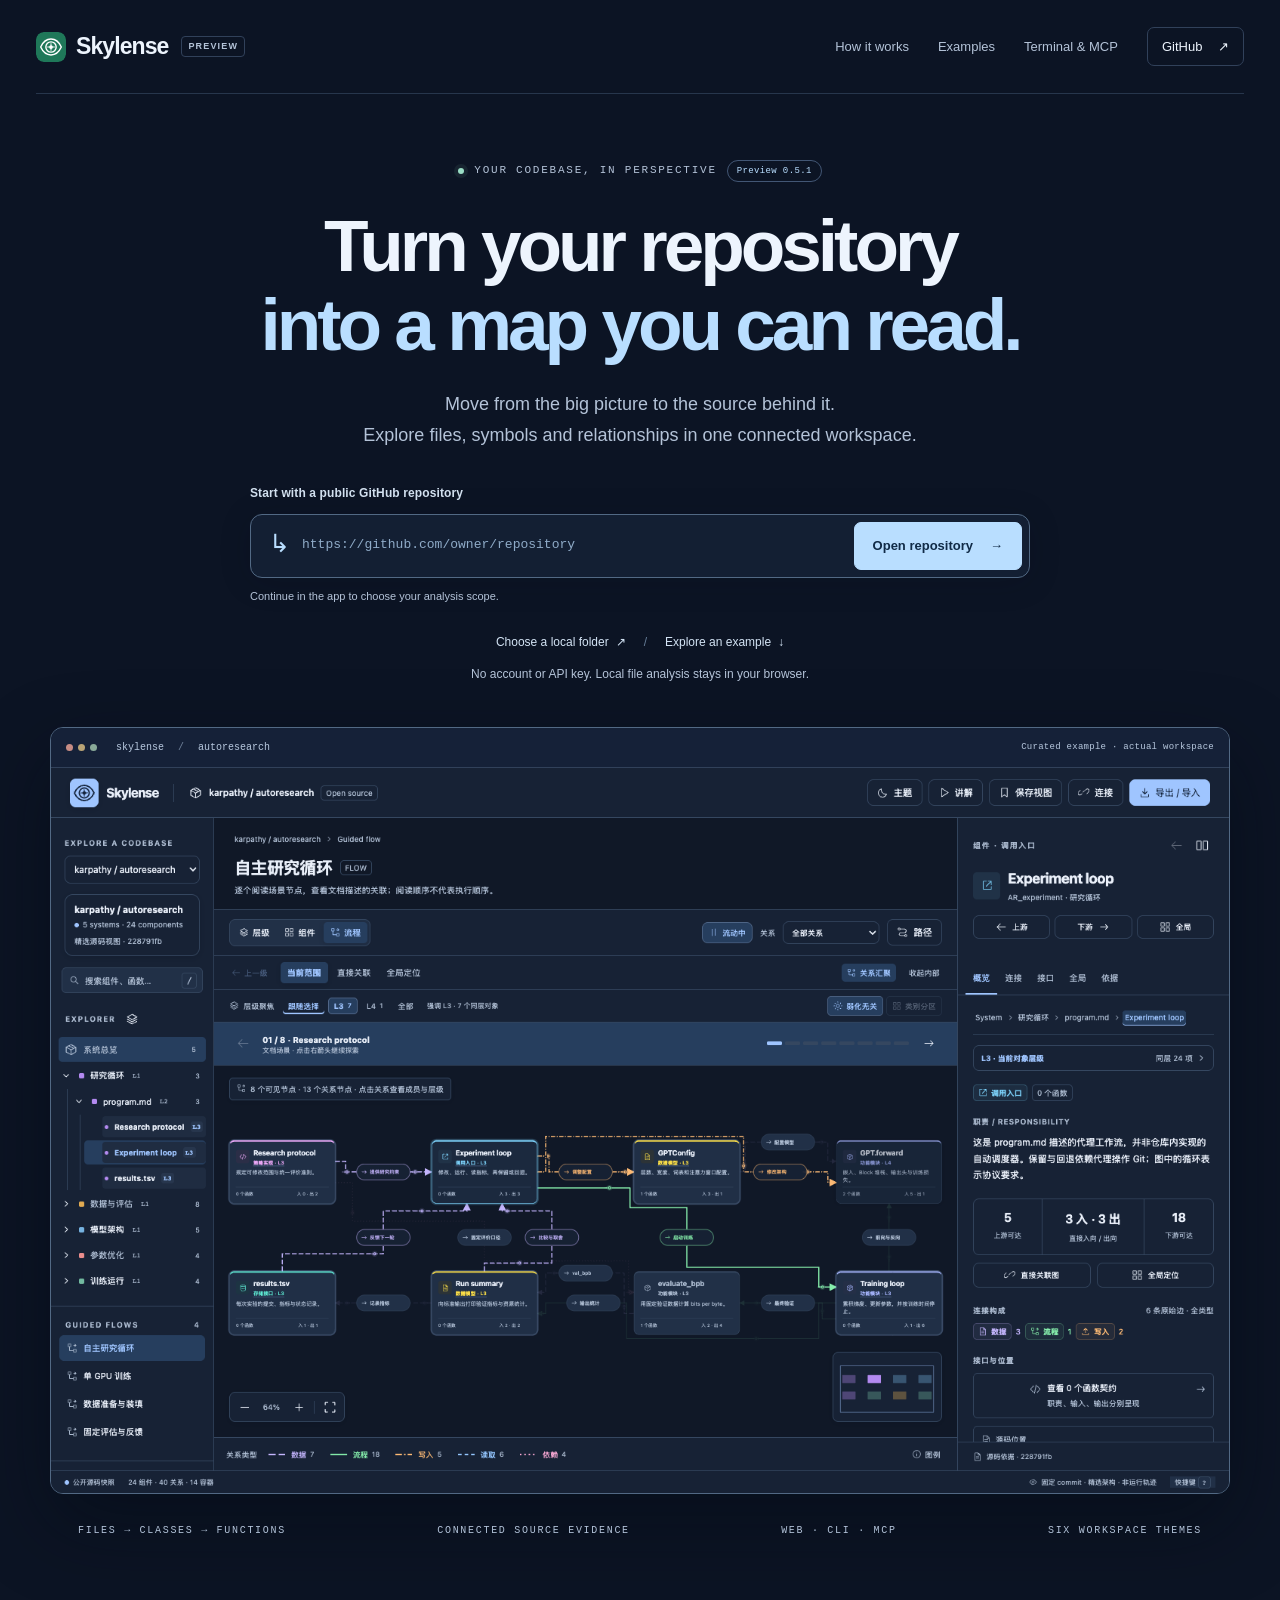
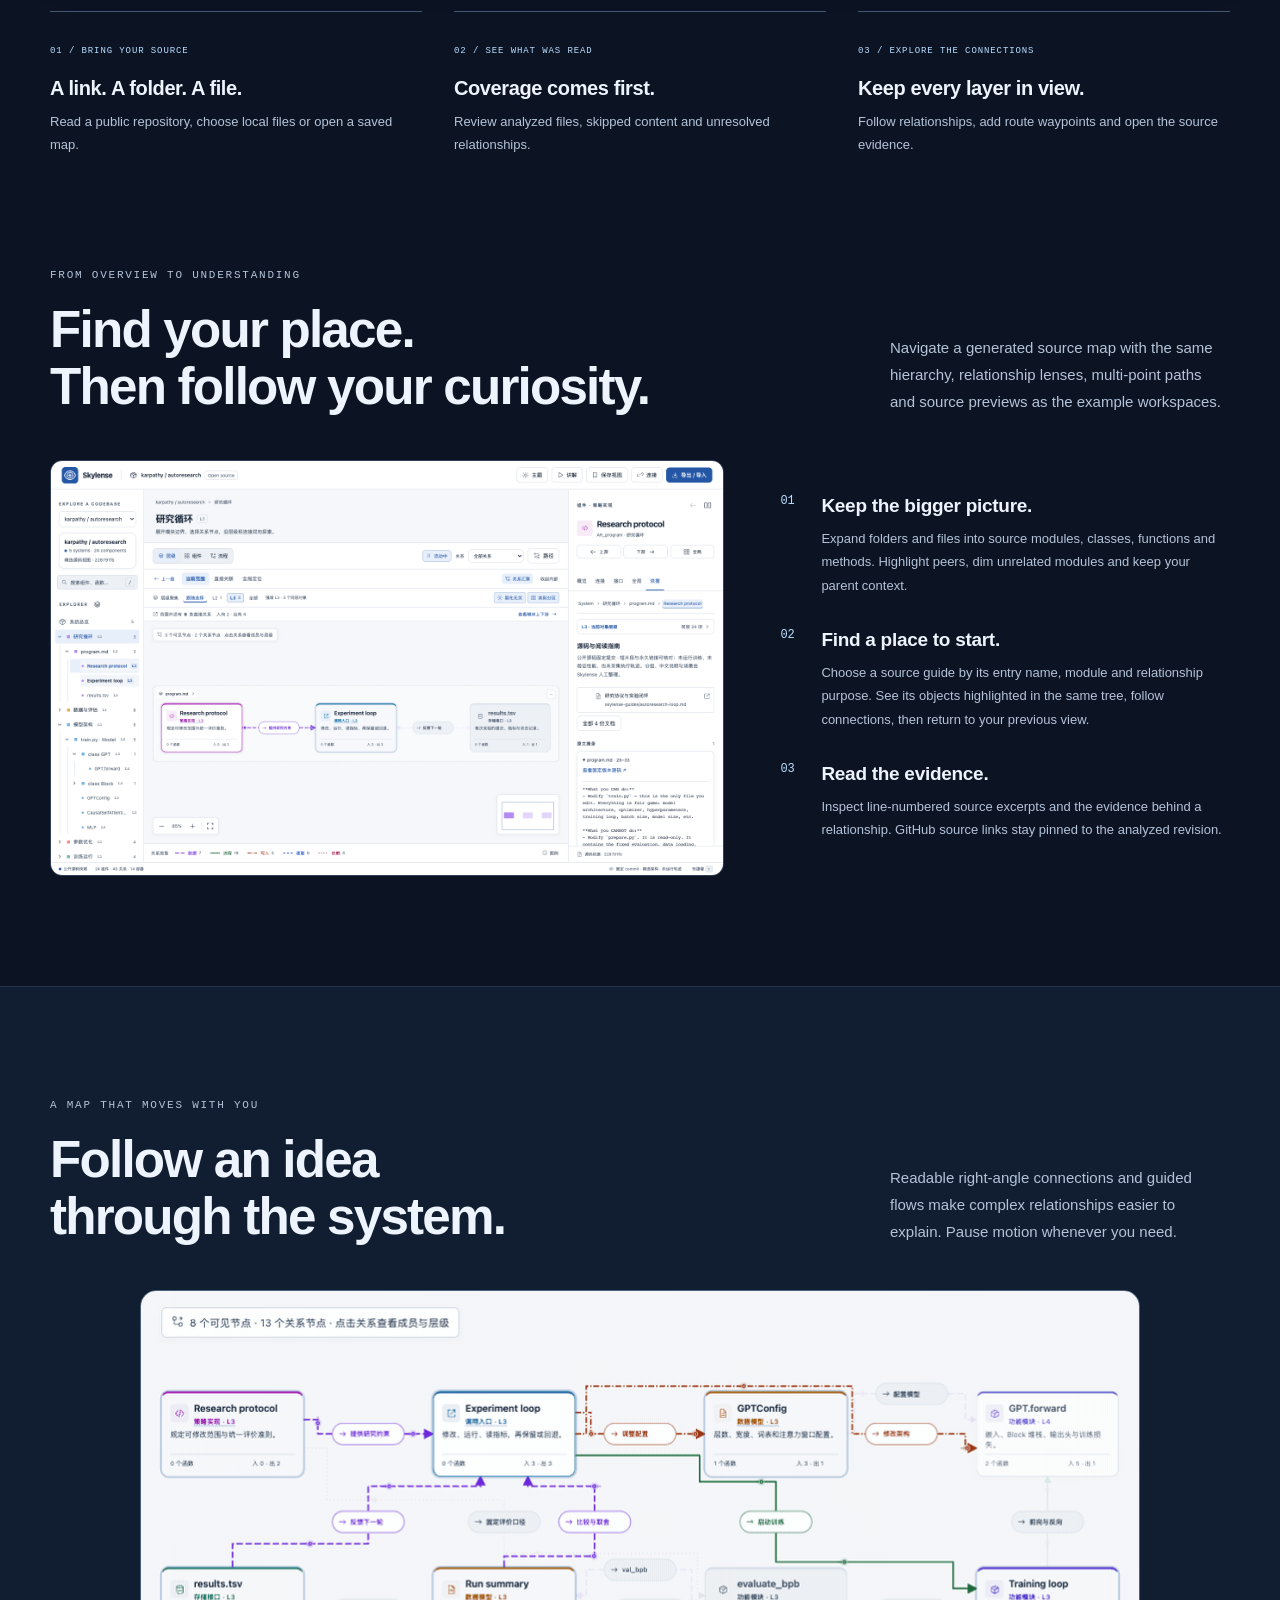
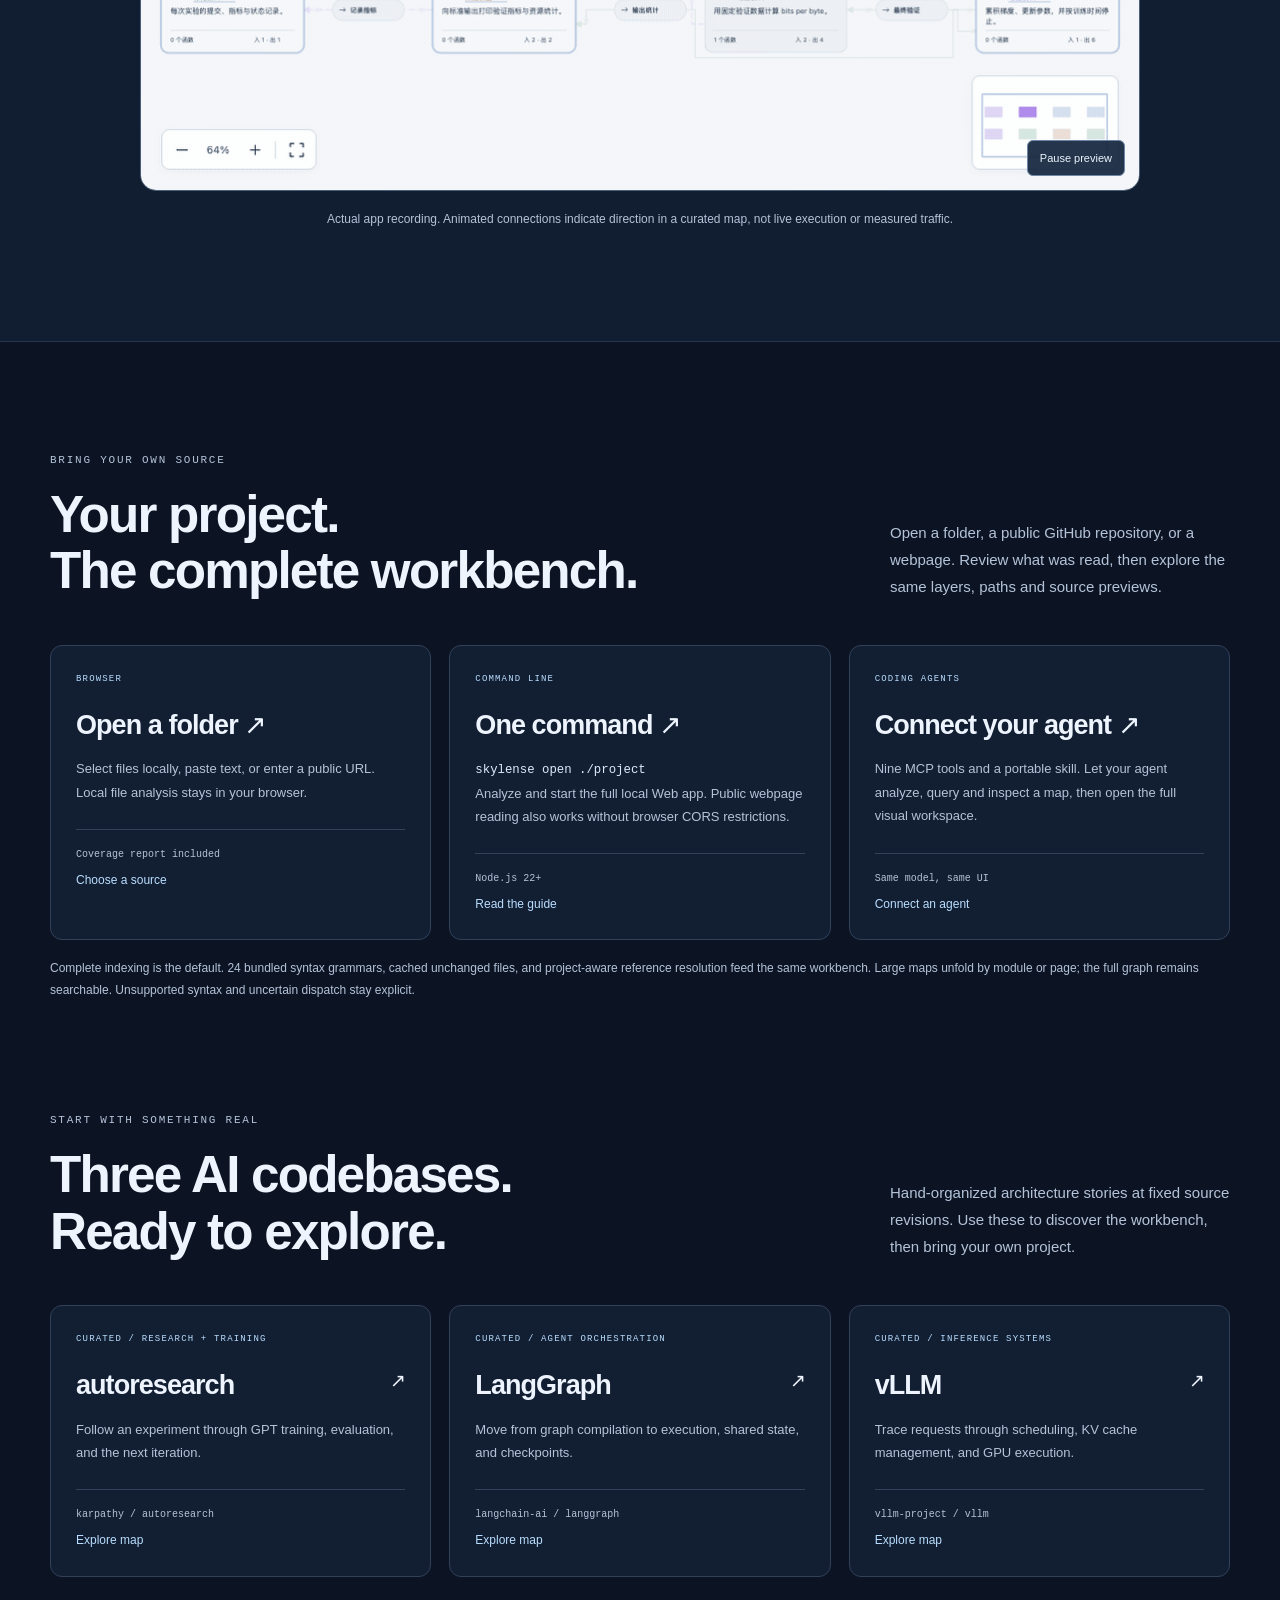
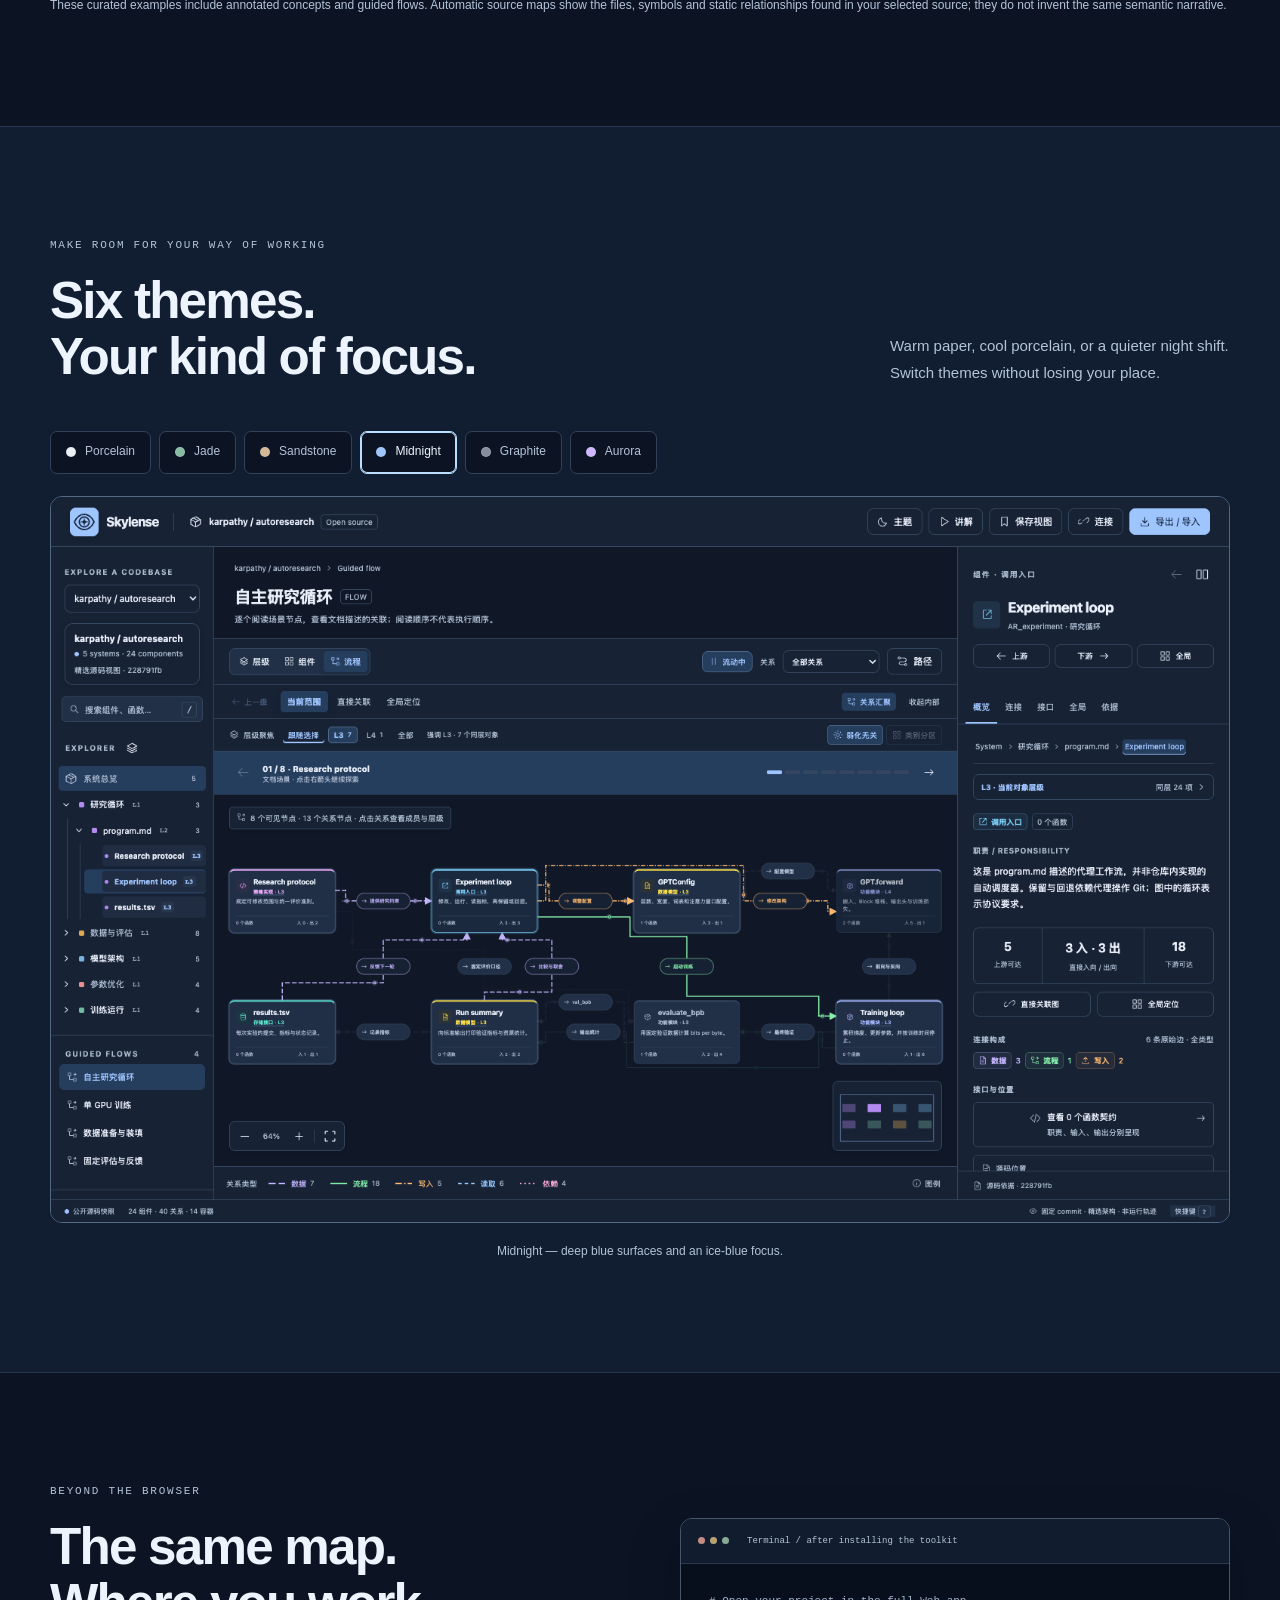
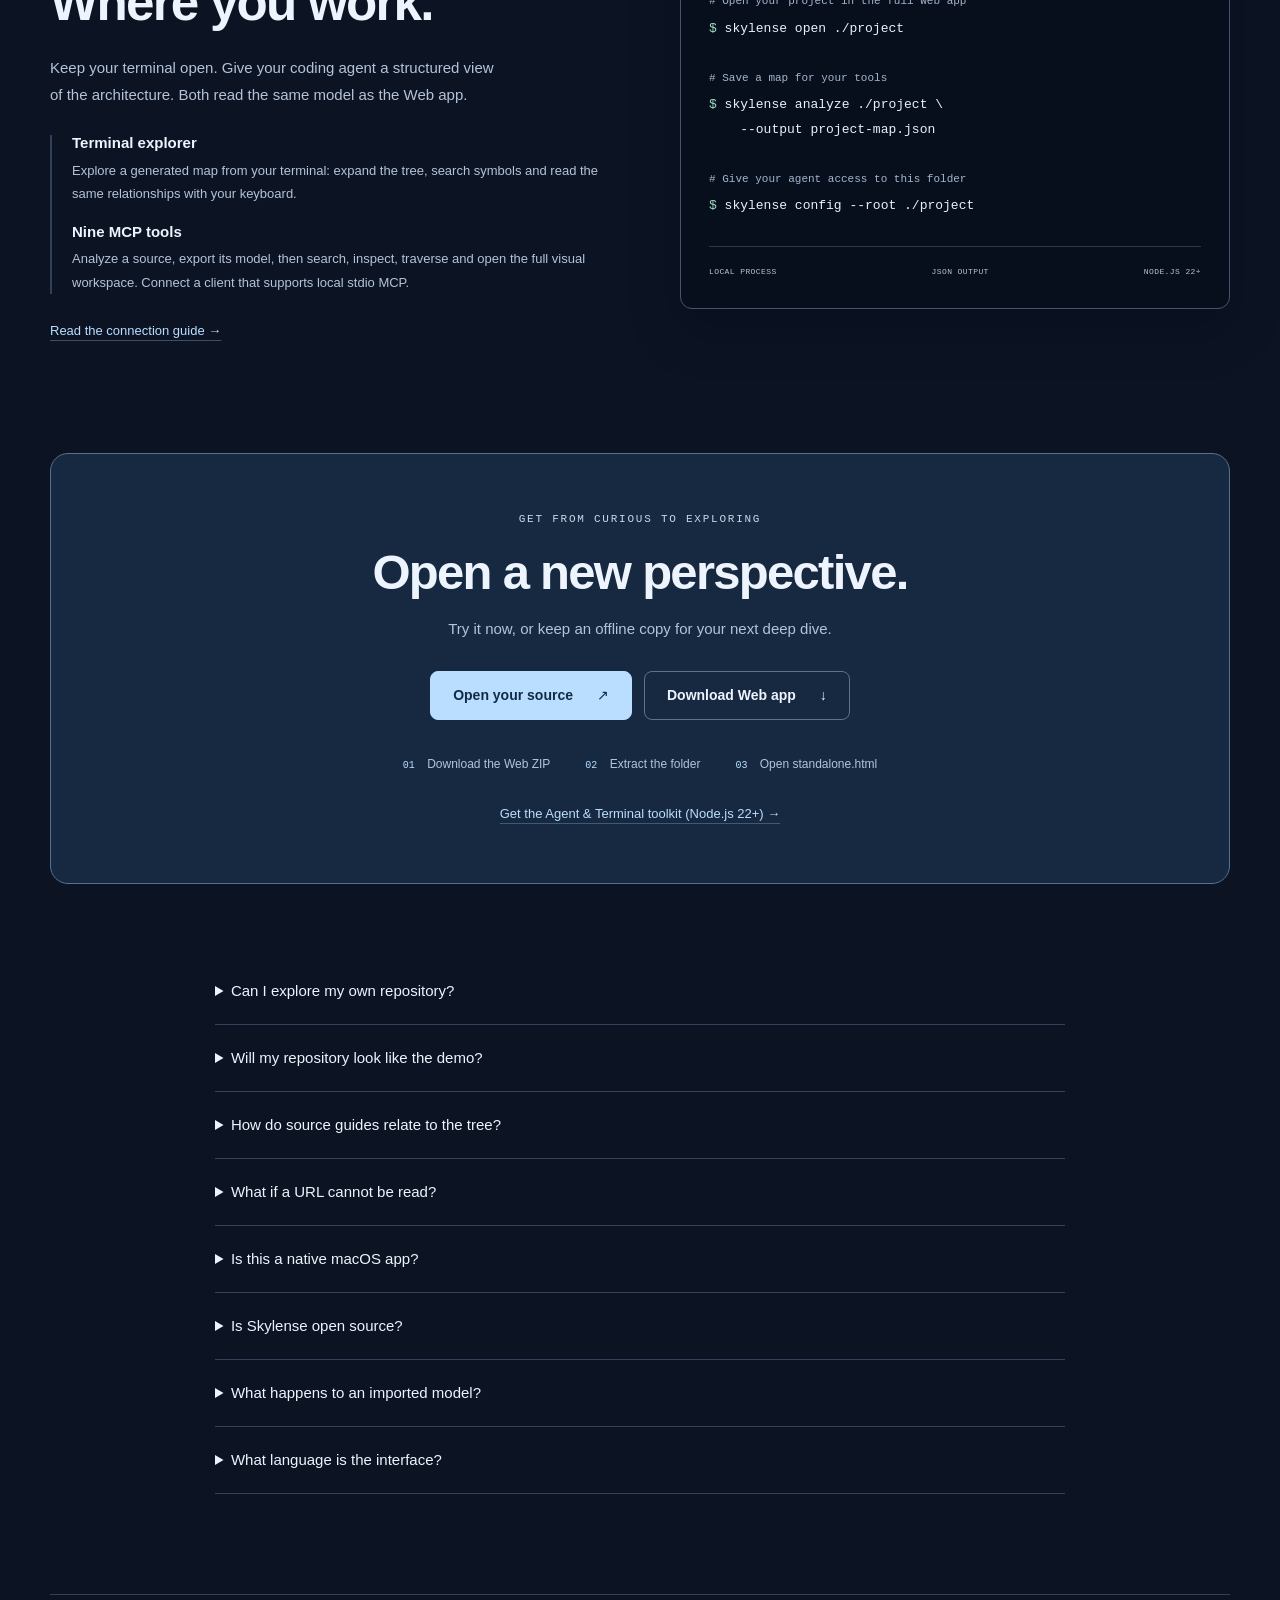
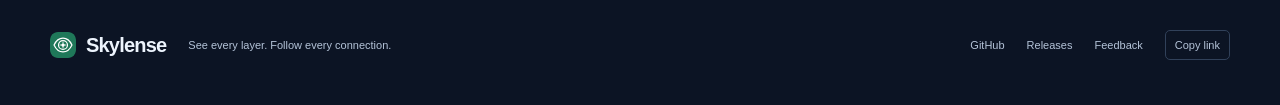
<file: docs/index.html>
<!doctype html>
<html lang="en">
<head>
<meta charset="utf-8"><meta name="viewport" content="width=device-width,initial-scale=1">
<title>Skylense — See the system. Follow the flow.</title>
<meta name="description" content="Turn a repository or folder into an interactive source map. Explore multilingual syntax, cross-file relationships and source evidence with incremental indexing. Browser, CLI and MCP.">
<meta name="theme-color" content="#0c1424">
<meta property="og:type" content="website"><meta property="og:title" content="Skylense — See the system. Follow the flow.">
<meta property="og:description" content="From repository to source map. Explore every layer in your browser, terminal or coding agent.">
<meta property="og:url" content="https://danielchen26.github.io/skylense-app/"><meta property="og:image" content="https://danielchen26.github.io/skylense-app/assets/social-preview.png"><meta name="twitter:card" content="summary_large_image">
<link rel="canonical" href="https://danielchen26.github.io/skylense-app/"><link rel="icon" href="assets/mark.svg" type="image/svg+xml"><link rel="stylesheet" href="site.css">
</head>
<body>
<a class="skip-link" href="#main">Skip to content</a>
<header class="site-header"><a class="brand" href="./" aria-label="Skylense home"><img src="assets/mark.svg" alt="" width="30" height="30">Skylense<span class="preview-tag">PREVIEW</span></a><nav aria-label="Main navigation"><a href="#explore">How it works</a><a href="#examples">Examples</a><a href="#agents">Terminal &amp; MCP</a><a class="github-link" href="https://github.com/danielchen26/skylense-app">GitHub <span aria-hidden="true">↗</span></a></nav></header>
<main id="main">
<section class="hero wrap">
<div class="eyebrow"><span class="status-dot"></span> Your codebase, in perspective <span class="release-pill">Preview 0.5.1</span></div>
<h1>Turn your repository<br><span>into a map you can read.</span></h1>
<p class="hero-lead">Move from the big picture to the source behind it.<br class="desktop-break"> Explore files, symbols and relationships in one connected workspace.</p>
<form class="repo-intake" id="repo-intake" action="app/" method="get">
  <input type="hidden" name="open" value="source">
  <label for="repo-url">Start with a public GitHub repository</label>
  <div class="repo-input-row"><span class="repo-input-icon" aria-hidden="true">↳</span><input id="repo-url" name="source" type="url" inputmode="url" autocomplete="off" autocapitalize="none" spellcheck="false" maxlength="2048" placeholder="https://github.com/owner/repository" required aria-describedby="repo-hint repo-error"><button class="button primary" type="submit">Open repository <span aria-hidden="true">→</span></button></div>
  <p id="repo-error" class="repo-error" role="alert" hidden></p>
  <p id="repo-hint">Continue in the app to choose your analysis scope.</p>
</form>
<div class="source-alternatives"><a href="app/?open=source">Choose a local folder <span aria-hidden="true">↗</span></a><span aria-hidden="true">/</span><a href="#examples">Explore an example <span aria-hidden="true">↓</span></a></div>
<p class="hero-note">No account or API key. Local file analysis stays in your browser.</p>
<div class="product-frame"><div class="frame-bar"><span class="window-dots" aria-hidden="true"><i></i><i></i><i></i></span><span>skylense <b>/</b> autoresearch</span><span class="frame-context">Curated example · actual workspace</span></div><a href="app/?example=autoresearch" aria-label="Open the curated autoresearch example"><img src="assets/captures/theme-midnight.png" alt="Skylense's actual workspace showing the curated autoresearch experiment flow and connected component details" width="1560" height="960" fetchpriority="high"></a></div>
<div class="capability-line"><span>FILES → CLASSES → FUNCTIONS</span><span>CONNECTED SOURCE EVIDENCE</span><span>WEB · CLI · MCP</span><span>SIX WORKSPACE THEMES</span></div>
</section>
<section class="source-journey wrap" aria-label="How source analysis works"><article><span>01 / BRING YOUR SOURCE</span><h2>A link. A folder. A file.</h2><p>Read a public repository, choose local files or open a saved map.</p></article><article><span>02 / SEE WHAT WAS READ</span><h2>Coverage comes first.</h2><p>Review analyzed files, skipped content and unresolved relationships.</p></article><article><span>03 / EXPLORE THE CONNECTIONS</span><h2>Keep every layer in view.</h2><p>Follow relationships, add route waypoints and open the source evidence.</p></article></section>
<section class="section wrap" id="explore">
<div class="section-heading"><div><p class="eyebrow">From overview to understanding</p><h2>Find your place.<br>Then follow your curiosity.</h2></div><p>Navigate a generated source map with the same hierarchy, relationship lenses, multi-point paths and source previews as the example workspaces.</p></div>
<div class="feature-layout"><div class="feature-image"><img src="assets/captures/hierarchy.png" alt="A real Skylense hierarchy view with expanded modules and component source details" width="1560" height="960" loading="lazy"></div><div class="feature-list"><article><span class="feature-number">01</span><h3>Keep the bigger picture.</h3><p>Expand folders and files into source modules, classes, functions and methods. Highlight peers, dim unrelated modules and keep your parent context.</p></article><article><span class="feature-number">02</span><h3>Find a place to start.</h3><p>Choose a source guide by its entry name, module and relationship purpose. See its objects highlighted in the same tree, follow connections, then return to your previous view.</p></article><article><span class="feature-number">03</span><h3>Read the evidence.</h3><p>Inspect line-numbered source excerpts and the evidence behind a relationship. GitHub source links stay pinned to the analyzed revision.</p></article></div></div>
</section>
<section class="section flow-section"><div class="wrap"><div class="section-heading"><div><p class="eyebrow">A map that moves with you</p><h2>Follow an idea<br>through the system.</h2></div><p>Readable right-angle connections and guided flows make complex relationships easier to explain. Pause motion whenever you need.</p></div><div class="flow-preview"><img id="flow-image" src="assets/captures/flow.gif" alt="Recorded Skylense animation showing relationship direction in the autoresearch map" width="1000" height="500" loading="lazy"><button id="motion-toggle" class="small-button" type="button" aria-pressed="false">Pause preview</button></div><p class="caption">Actual app recording. Animated connections indicate direction in a curated map, not live execution or measured traffic.</p></div></section>
<section class="section wrap" id="sources"><div class="section-heading"><div><p class="eyebrow">Bring your own source</p><h2>Your project.<br>The complete workbench.</h2></div><p>Open a folder, a public GitHub repository, or a webpage. Review what was read, then explore the same layers, paths and source previews.</p></div><div class="example-grid"><a class="example-card" href="app/?open=source"><span class="card-kicker">BROWSER</span><h3>Open a folder ↗</h3><p>Select files locally, paste text, or enter a public URL. Local file analysis stays in your browser.</p><span class="card-bottom">Coverage report included <b>Choose a source</b></span></a><a class="example-card" href="https://github.com/danielchen26/skylense-app/blob/main/guides/SOURCES.md"><span class="card-kicker">COMMAND LINE</span><h3>One command ↗</h3><p><code>skylense open ./project</code></p><p>Analyze and start the full local Web app. Public webpage reading also works without browser CORS restrictions.</p><span class="card-bottom">Node.js 22+ <b>Read the guide</b></span></a><a class="example-card" href="https://github.com/danielchen26/skylense-app/blob/main/guides/AGENTS.md"><span class="card-kicker">CODING AGENTS</span><h3>Connect your agent ↗</h3><p>Nine MCP tools and a portable skill. Let your agent analyze, query and inspect a map, then open the full visual workspace.</p><span class="card-bottom">Same model, same UI <b>Connect an agent</b></span></a></div><p class="caption">Complete indexing is the default. 24 bundled syntax grammars, cached unchanged files, and project-aware reference resolution feed the same workbench. Large maps unfold by module or page; the full graph remains searchable. Unsupported syntax and uncertain dispatch stay explicit.</p></section>
<section class="section wrap" id="examples"><div class="section-heading"><div><p class="eyebrow">Start with something real</p><h2>Three AI codebases.<br>Ready to explore.</h2></div><p>Hand-organized architecture stories at fixed source revisions. Use these to discover the workbench, then bring your own project.</p></div><div class="example-grid"><a class="example-card" href="app/?example=autoresearch"><span class="card-kicker">CURATED / RESEARCH + TRAINING</span><h3>autoresearch <span aria-hidden="true">↗</span></h3><p>Follow an experiment through GPT training, evaluation, and the next iteration.</p><span class="card-bottom">karpathy / autoresearch <b>Explore map</b></span></a><a class="example-card" href="app/?example=langgraph"><span class="card-kicker">CURATED / AGENT ORCHESTRATION</span><h3>LangGraph <span aria-hidden="true">↗</span></h3><p>Move from graph compilation to execution, shared state, and checkpoints.</p><span class="card-bottom">langchain-ai / langgraph <b>Explore map</b></span></a><a class="example-card" href="app/?example=vllm"><span class="card-kicker">CURATED / INFERENCE SYSTEMS</span><h3>vLLM <span aria-hidden="true">↗</span></h3><p>Trace requests through scheduling, KV cache management, and GPU execution.</p><span class="card-bottom">vllm-project / vllm <b>Explore map</b></span></a></div><p class="caption">These curated examples include annotated concepts and guided flows. Automatic source maps show the files, symbols and static relationships found in your selected source; they do not invent the same semantic narrative.</p></section>
<section class="section theme-section" id="themes"><div class="wrap"><div class="section-heading"><div><p class="eyebrow">Make room for your way of working</p><h2>Six themes.<br>Your kind of focus.</h2></div><p>Warm paper, cool porcelain, or a quieter night shift. Switch themes without losing your place.</p></div><div class="theme-choices" role="group" aria-label="Preview an app theme"><button type="button" data-theme="porcelain" aria-pressed="false"><i style="--swatch:#edf1f6"></i>Porcelain</button><button type="button" data-theme="jade" aria-pressed="false"><i style="--swatch:#86bca2"></i>Jade</button><button type="button" data-theme="sandstone" aria-pressed="false"><i style="--swatch:#d7b894"></i>Sandstone</button><button type="button" data-theme="midnight" aria-pressed="true"><i style="--swatch:#9fc5ff"></i>Midnight</button><button type="button" data-theme="graphite" aria-pressed="false"><i style="--swatch:#858e9c"></i>Graphite</button><button type="button" data-theme="aurora" aria-pressed="false"><i style="--swatch:#d2b7ff"></i>Aurora</button></div><div class="theme-image-frame"><img id="theme-image" src="assets/captures/theme-midnight.png" alt="Skylense in the Midnight theme" width="1560" height="960" loading="lazy"></div><p class="caption" id="theme-caption" aria-live="polite">Midnight — deep blue surfaces and an ice-blue focus.</p></div></section>
<section class="section wrap" id="agents"><div class="agent-layout"><div><p class="eyebrow">Beyond the browser</p><h2>The same map.<br>Where you work.</h2><p class="section-copy">Keep your terminal open. Give your coding agent a structured view of the architecture. Both read the same model as the Web app.</p><div class="agent-details"><h3>Terminal explorer</h3><p>Explore a generated map from your terminal: expand the tree, search symbols and read the same relationships with your keyboard.</p><h3>Nine MCP tools</h3><p>Analyze a source, export its model, then search, inspect, traverse and open the full visual workspace. Connect a client that supports local stdio MCP.</p></div><a class="text-link" href="https://github.com/danielchen26/skylense-app/blob/main/guides/AGENTS.md">Read the connection guide <span aria-hidden="true">→</span></a></div><div class="terminal-card"><div class="terminal-header"><span class="window-dots" aria-hidden="true"><i></i><i></i><i></i></span><span>Terminal / after installing the toolkit</span></div><div class="terminal-body"><p class="terminal-comment"># Open your project in the full Web app</p><pre><span>$</span> skylense open ./project</pre><p class="terminal-comment"># Save a map for your tools</p><pre><span>$</span> skylense analyze ./project \
    --output project-map.json</pre><p class="terminal-comment"># Give your agent access to this folder</p><pre><span>$</span> skylense config --root ./project</pre><div class="terminal-footer"><span>LOCAL PROCESS</span><span>JSON OUTPUT</span><span>NODE.JS 22+</span></div></div></div></div></section>
<section class="section wrap" id="download"><div class="download-card"><p class="eyebrow">Get from curious to exploring</p><h2>Open a new perspective.</h2><p>Try it now, or keep an offline copy for your next deep dive.</p><div class="hero-actions"><a class="button primary" href="app/?open=source">Open your source <span aria-hidden="true">↗</span></a><a class="button secondary" href="https://github.com/danielchen26/skylense-app/releases/download/v0.5.1/skylense-0.5.1-web-preview.zip">Download Web app <span aria-hidden="true">↓</span></a></div><ol class="start-steps"><li><b>01</b> Download the Web ZIP</li><li><b>02</b> Extract the folder</li><li><b>03</b> Open standalone.html</li></ol><a class="text-link" href="https://github.com/danielchen26/skylense-app/releases/download/v0.5.1/skylense-0.5.1.tgz">Get the Agent &amp; Terminal toolkit (Node.js 22+) →</a></div></section>
<section class="faq wrap" aria-label="Preview details"><details><summary>Can I explore my own repository?</summary><p>Yes. Enter a public GitHub repository above, or choose a local folder, files, webpage or text in the app. Complete eligible-source indexing is the default, with 24 bundled syntax grammars, incremental file reuse and project-aware references. JavaScript/TypeScript also uses the compiler symbol table; Julia preserves possible method targets as marked candidates. The coverage report separates source collection, syntax errors, unresolved semantics and preview excerpts. Large maps expand progressively without deleting analysis data.</p></details><details><summary>Will my repository look like the demo?</summary><p>The interactive workbench is the same. Automatic analysis extracts folders, files, declarations, code relationships, and source signatures. Parameters, explicit return types and recognizable docstrings are recorded with `sourceContract` statuses (`complete`, `unannotated`, `unsupported`, `partial`). Demo module boundaries, role explanations and end-to-end scenarios include authored content and are not all generated automatically. Twenty-four syntax grammars are not twenty-four complete semantic analyzers.</p></details><details><summary>How do source guides relate to the tree?</summary><p>The tree shows where code lives. Source guides group connected objects to read together, with short entry names, module context, categories and exact relationship counts. Browse the current module or all guides; selections stay synchronized with the graph and tree. These are static reading neighborhoods with possible branches, not runtime traces. The full graph remains available for path search and upstream/downstream exploration.</p></details><details><summary>What if a URL cannot be read?</summary><p>Check that the repository is public and the URL points to a repository or subtree. GitHub rate limits and browser CORS rules can prevent remote reading. You can select a local checkout instead, or use <code>skylense open ./project</code> with the downloadable toolkit. <a href="https://github.com/danielchen26/skylense-app/blob/main/guides/SOURCES.md">Read the source guide.</a></p></details><details><summary>Is this a native macOS app?</summary><p>This release is a browser app with offline HTML, plus a local Node.js toolkit. A native macOS installer is not available yet.</p></details><details><summary>Is Skylense open source?</summary><p>Skylense is available as a downloadable application preview. Source licensing and commercial rights remain reserved. The attributed examples, bundled parsers and compiler retain their upstream licenses. <a href="https://github.com/danielchen26/skylense-app/blob/main/NOTICE.md">Read the preview notice.</a></p></details><details><summary>What happens to an imported model?</summary><p>Models stay in the current browser session. Syntax facts and verified public GitHub file bytes are cached locally to speed up repeat analysis; selected source files are not uploaded. The local MCP process reads requested public URLs and source files inside an explicitly configured root. Connected agents receive query results according to their own data policies. <a href="https://github.com/danielchen26/skylense-app/blob/main/PRIVACY.md">Read the data boundaries.</a></p></details><details><summary>What language is the interface?</summary><p>The preview's interface is primarily Chinese, with source symbols in their original language. This site and the getting-started guides are available in English; a Chinese README is also provided.</p></details></section>
</main>
<footer class="site-footer wrap"><a class="brand" href="./"><img src="assets/mark.svg" alt="" width="26" height="26">Skylense</a><span>See every layer. Follow every connection.</span><div><a href="https://github.com/danielchen26/skylense-app">GitHub</a><a href="https://github.com/danielchen26/skylense-app/releases/tag/v0.5.1">Releases</a><a href="https://github.com/danielchen26/skylense-app/issues">Feedback</a><button type="button" id="share-site">Copy link</button></div><p class="share-status" role="status" aria-live="polite"></p></footer>
<script src="site.js"></script>
</body></html>
</file>
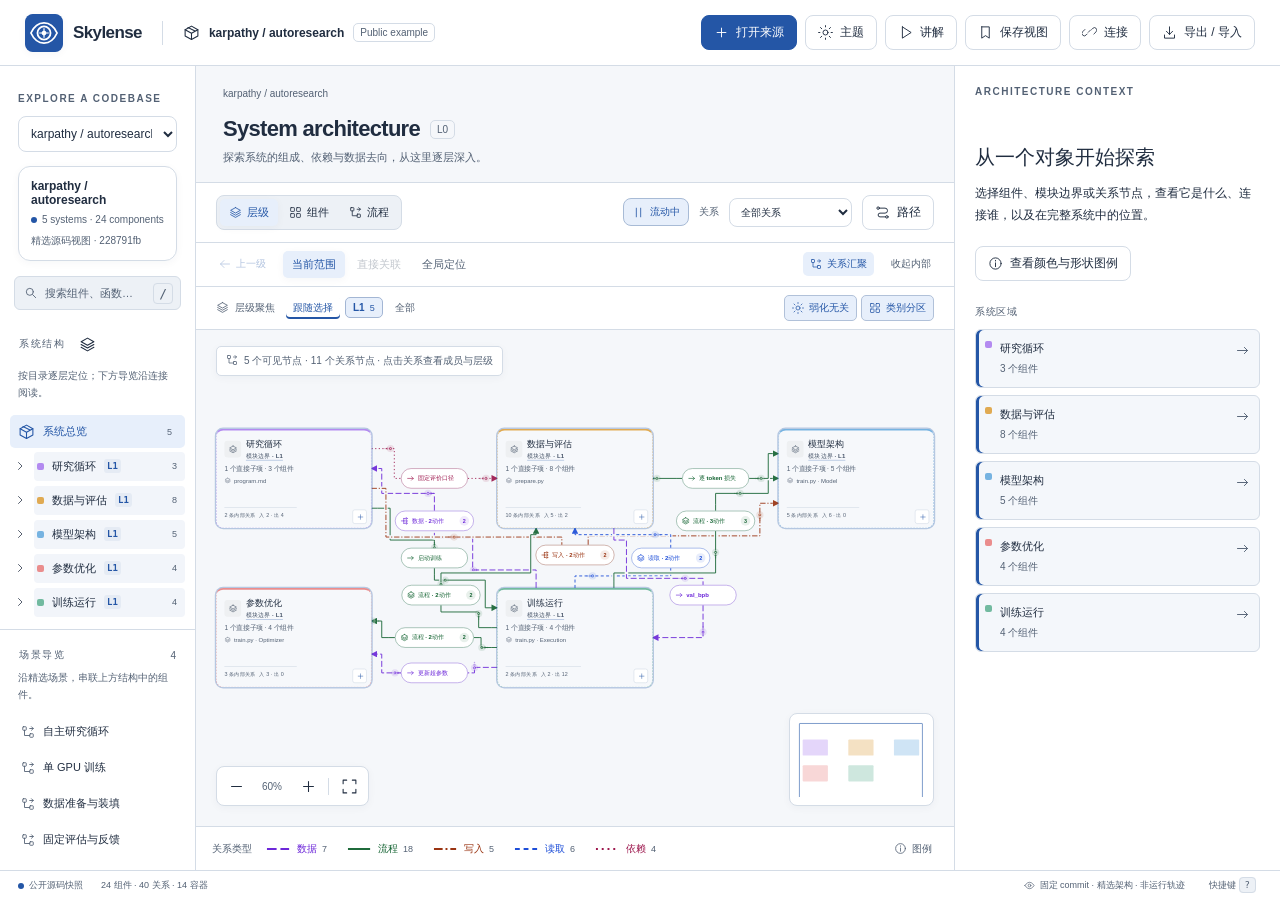
<file: docs/app/index.html>
<!doctype html>
<html lang="zh-CN">
  <head>
    <meta charset="UTF-8" />
    <meta name="viewport" content="width=device-width, initial-scale=1" />
    <link
      rel="icon"
      href="data:image/svg+xml,%3Csvg%20xmlns%3D%22http%3A%2F%2Fwww.w3.org%2F2000%2Fsvg%22%20viewBox%3D%220%200%2064%2064%22%20fill%3D%22none%22%3E%0A%20%20%3Crect%20width%3D%2264%22%20height%3D%2264%22%20rx%3D%2216%22%20fill%3D%22%231f7859%22%2F%3E%0A%20%20%3Cpath%20d%3D%22M10%2032C15%2021%2023%2015%2032%2015C41%2015%2049%2021%2054%2032C49%2043%2041%2049%2032%2049C23%2049%2015%2043%2010%2032Z%22%20stroke%3D%22white%22%20stroke-width%3D%223%22%2F%3E%0A%20%20%3Ccircle%20cx%3D%2232%22%20cy%3D%2232%22%20r%3D%2211%22%20stroke%3D%22white%22%20stroke-width%3D%223%22%2F%3E%0A%20%20%3Cpath%20d%3D%22M24%2032H40M32%2024V40%22%20stroke%3D%22white%22%20stroke-width%3D%222%22%2F%3E%0A%20%20%3Ccircle%20cx%3D%2232%22%20cy%3D%2232%22%20r%3D%224%22%20fill%3D%22white%22%2F%3E%0A%3C%2Fsvg%3E%0A"
    />
    <meta name="color-scheme" content="light dark" />
    <meta name="application-name" content="Skylense" />
    <meta name="theme-color" content="#1f7859" />
    <meta
      name="description"
      content="Skylense turns code architecture into an interactive map: explore every layer, follow every connection, and preview the details."
    />
    <title>Skylense · Interactive Codebase Explorer</title>
    <link rel="stylesheet" href="src/style.css" />
    <link rel="stylesheet" href="src/themes.css" />
    <link rel="stylesheet" href="src/paths.css" />
    <link rel="stylesheet" href="src/ingest-ui.css" />
  </head>
  <body>
    <div id="app"></div>
    <div id="peek" role="tooltip" hidden></div>
    <div id="toast" role="status" aria-live="polite"></div>
    <dialog id="modal" aria-labelledby="modal-title"></dialog>
    <input
      id="import-file"
      type="file"
      accept="application/json,.json"
      hidden
    />
    <script data-skylense-module="model" src="src/model.js"></script>
    <script data-skylense-module="examples" src="src/examples.js"></script>
    <script data-skylense-module="source-contracts" src="src/source-contracts.js"></script>
    <script data-skylense-module="analysis-ir" src="src/analysis-ir.js"></script>
    <script data-skylense-module="graph" src="src/graph.js"></script>
    <script data-skylense-module="relations" src="src/relations.js"></script>
    <script data-skylense-module="orthogonal" src="src/orthogonal.js"></script>
    <script data-skylense-module="scene" src="src/scene.js"></script>
    <script data-skylense-module="semantics" src="src/semantics.js"></script>
    <script data-skylense-module="context" src="src/context.js"></script>
    <script data-skylense-module="levels" src="src/levels.js"></script>
    <script data-skylense-module="motion" src="src/motion.js"></script>
    <script data-skylense-module="gif-encoder" src="src/gif-encoder.js"></script>
    <script data-skylense-module="walkthrough-export" src="src/walkthrough-export.js"></script>
    <script data-skylense-module="derived-text" src="src/derived-text.js"></script>
    <script data-skylense-module="focus" src="src/focus.js"></script>
    <script data-skylense-module="themes" src="src/themes.js"></script>
    <script data-skylense-module="paths" src="src/paths.js"></script>
    <script data-skylense-module="python-structure" src="src/python-structure.js"></script>
    <script data-skylense-module="julia-structure" src="src/julia-structure.js"></script>
    <script data-skylense-module="source-insights" src="src/source-insights.js"></script>
    <script data-skylense-module="source-resolver" src="src/source-resolver.js"></script>
    <script data-skylense-module="project-manifests" src="src/project-manifests.js"></script>
    <script data-skylense-module="project-swift" src="src/project-swift.js"></script>
    <script data-skylense-module="project-native" src="src/project-native.js"></script>
    <script data-skylense-module="project-jvm" src="src/project-jvm.js"></script>
    <script data-skylense-module="project-julia" src="src/project-julia.js"></script>
    <script data-skylense-module="project-python" src="src/project-python.js"></script>
    <script data-skylense-module="project-ruby" src="src/project-ruby.js"></script>
    <script data-skylense-module="project-php" src="src/project-php.js"></script>
    <script data-skylense-module="project-lua" src="src/project-lua.js"></script>
    <script data-skylense-module="semantic-calls" src="src/semantic-calls.js"></script>
    <script data-skylense-module="syntax-facts" src="src/syntax-facts.js"></script>
    <script data-skylense-module="semantic-julia" src="src/semantic-julia.js"></script>
    <script data-skylense-module="semantic-typescript" src="src/semantic-typescript.js"></script>
    <script data-skylense-module="syntax-version" src="src/syntax-version.js"></script>
    <script data-skylense-module="syntax" src="src/syntax.js"></script>
    <script data-skylense-module="model-migrations" src="src/model-migrations.js"></script>
    <script data-skylense-module="language-adapters" src="src/language-adapters.js"></script>
    <script data-skylense-module="semantic-project" src="src/semantic-project.js"></script>
    <script data-skylense-module="semantic-dwave" src="src/semantic-dwave.js"></script>
    <script data-skylense-module="claims" src="src/claims.js"></script>
    <script data-skylense-module="claim-validation" src="src/claim-validation.js"></script>
    <script data-skylense-module="analysis-runtime" src="src/analysis-runtime.js"></script>
    <script data-skylense-module="analysis-capabilities" src="src/analysis-capabilities.js"></script>
    <script data-skylense-module="hypergraph" src="src/hypergraph.js"></script>
    <script data-skylense-module="query-index" src="src/query-index.js"></script>
    <script data-skylense-module="view-state" src="src/view-state.js"></script>
    <script data-skylense-module="index-store-browser" src="src/index-store-browser.js"></script>
    <script data-skylense-module="ingest" src="src/ingest.js"></script>
    <script data-skylense-module="source-accounting" src="src/source-accounting.js"></script>
    <script data-skylense-module="ignore" src="src/ignore.js"></script>
    <script data-skylense-module="source-loader" src="src/source-loader.js"></script>
    <script data-skylense-module="analysis-worker" src="src/analysis-worker.js"></script>
    <script data-skylense-module="app" src="src/app.js"></script>
  </body>
</html>
</file>
<file: docs/site.css>
:root{color-scheme:dark;--bg:#0c1424;--surface:#121e32;--raised:#17263e;--line:#31415a;--text:#edf4fd;--muted:#b4c3d8;--accent:#b9deff;--accent-ink:#112b47;--warm:#f5e4c4;--radius:16px;--max:1180px;font-family:Inter,-apple-system,BlinkMacSystemFont,"Segoe UI",Arial,sans-serif;font-synthesis:none}
*{box-sizing:border-box}html{scroll-behavior:smooth;scroll-padding-top:88px}body{margin:0;background:var(--bg);color:var(--text);line-height:1.65}a{color:inherit;text-decoration:none}button{font:inherit;color:inherit;cursor:pointer}button,a{-webkit-tap-highlight-color:transparent}a:focus-visible,button:focus-visible,summary:focus-visible{outline:3px solid var(--accent);outline-offset:5px}img{max-width:100%;display:block}h1,h2,h3,p{margin:0}h1,h2,h3{line-height:1.1;letter-spacing:-.035em}h2{font-size:clamp(34px,4vw,52px);font-weight:650}h3{font-size:23px;font-weight:600}.wrap{width:min(var(--max),calc(100% - 72px));margin-inline:auto}.skip-link{position:absolute;top:-80px;left:18px;background:var(--accent);color:var(--accent-ink);padding:12px;z-index:10}.skip-link:focus{top:10px}.site-header{width:min(1360px,calc(100% - 72px));height:94px;margin:auto;display:flex;align-items:center;justify-content:space-between;gap:24px;border-bottom:1px solid #27364c}.brand{display:inline-flex;align-items:center;gap:10px;font-size:23px;font-weight:700;letter-spacing:-.04em;white-space:nowrap}.brand img{border-radius:8px}.preview-tag{font-size:9px;letter-spacing:.13em;font-weight:600;color:var(--muted);border:1px solid var(--line);border-radius:4px;padding:2px 6px;margin-left:3px}.site-header nav{display:flex;align-items:center;gap:29px;font-size:13px;color:var(--muted)}.site-header nav a:hover{color:white}.site-header .github-link{border:1px solid var(--line);border-radius:7px;padding:8px 14px;color:var(--text)}.github-link span{margin-left:12px}.eyebrow{font-family:"SFMono-Regular",Consolas,monospace;font-size:11px;letter-spacing:.16em;text-transform:uppercase;color:var(--muted);line-height:1.6}.hero{text-align:center;padding-top:81px}.hero .eyebrow{display:flex;align-items:center;justify-content:center;gap:10px}.status-dot{height:6px;width:6px;border-radius:50%;background:#9addc5;box-shadow:0 0 0 4px #9addc513}h1{font-size:clamp(50px,6.3vw,86px);font-weight:650;letter-spacing:-.065em;line-height:1.04;margin-top:25px}h1>span{color:var(--accent)}.hero-lead{font-size:18px;line-height:1.75;color:var(--muted);margin:28px auto 0;max-width:650px}.hero-actions{display:flex;flex-wrap:wrap;gap:12px;justify-content:center;margin-top:29px}.button{min-height:49px;border-radius:8px;padding:12px 22px;font-size:14px;font-weight:600;display:inline-flex;gap:24px;align-items:center;justify-content:center;transition:background .15s,transform .15s}.button:hover{transform:translateY(-2px)}.button.primary{background:var(--accent);color:var(--accent-ink);border:1px solid var(--accent)}.button.primary:hover{background:#d5eaff}.button.secondary{border:1px solid #5b7290;background:transparent}.button.secondary:hover{background:var(--raised)}.hero-note{font-size:12px;color:var(--muted);margin-top:16px}.product-frame{margin-top:57px;border:1px solid #526984;border-radius:13px;overflow:hidden;box-shadow:0 30px 80px #02081270;text-align:left;background:#172235}.frame-bar{height:40px;display:flex;align-items:center;gap:19px;background:#152138;padding:0 15px;font:10px "SFMono-Regular",Consolas,monospace;color:#b8c9df;border-bottom:1px solid var(--line)}.frame-bar b{font-weight:400;color:#71839c;margin:0 8px}.frame-context{margin-left:auto;font-size:9px;letter-spacing:.03em}.window-dots{display:flex;gap:5px}.window-dots i{display:block;width:7px;height:7px;background:#74849a;border-radius:50%}.window-dots i:first-child{background:#c68c84}.window-dots i:nth-child(2){background:#b8a375}.window-dots i:nth-child(3){background:#89a998}.product-frame img{width:100%;height:auto}.capability-line{display:flex;justify-content:space-between;gap:16px;flex-wrap:wrap;margin-top:31px;font:10px "SFMono-Regular",Consolas,monospace;letter-spacing:.17em;color:#b3c3d9;padding-inline:28px}.section{padding-block:110px}.section-heading{display:flex;justify-content:space-between;gap:70px;align-items:flex-end;margin-bottom:45px}.section-heading .eyebrow{margin-bottom:18px}.section-heading>p{max-width:340px;color:var(--muted);font-size:15px;line-height:1.8}.feature-layout{display:grid;grid-template-columns:1.5fr 1fr;gap:56px;align-items:center}.feature-image{border:1px solid var(--line);border-radius:12px;overflow:hidden}.feature-image img{width:100%;height:auto}.feature-list{display:grid;gap:31px}.feature-list article{padding-left:41px;position:relative}.feature-number{position:absolute;left:0;top:0;font:12px monospace;color:var(--accent)}.feature-list h3{font-size:19px;letter-spacing:-.015em;line-height:1.3;margin-bottom:8px}.feature-list p{font-size:13px;color:var(--muted);line-height:1.8}.flow-section,.theme-section{background:#111d30;border-top:1px solid #25364e;border-bottom:1px solid #25364e}.flow-preview{position:relative;max-width:1000px;margin:auto;border:1px solid #4a617c;border-radius:var(--radius);overflow:hidden;background:#172235}.flow-preview img{width:100%;height:auto;aspect-ratio:2;object-fit:cover}.small-button{position:absolute;bottom:14px;right:14px;min-height:36px;border:1px solid #6e87a6;background:#12233bea;color:#ecf5ff;padding:6px 12px;border-radius:6px;font-size:11px}.caption{font-size:12px;color:var(--muted);line-height:1.8;margin-top:18px}.flow-section .caption{text-align:center}.example-grid{display:grid;grid-template-columns:repeat(3,1fr);gap:18px}.example-card{border:1px solid var(--line);border-radius:12px;padding:28px 25px;display:flex;flex-direction:column;min-height:272px;background:var(--surface);transition:background .15s,border-color .15s}.example-card:hover{border-color:var(--accent);background:#17273e}.card-kicker{font:9px monospace;letter-spacing:.13em;color:var(--accent)}.example-card h3{display:flex;justify-content:space-between;margin-block:27px 17px;font-size:27px}.example-card h3 span{font-size:19px;font-weight:400}.example-card p{font-size:13px;color:var(--muted);line-height:1.8}.card-bottom{display:flex;flex-direction:column;gap:13px;border-top:1px solid var(--line);padding-top:19px;margin-top:25px;font:10px monospace;color:var(--muted)}.card-bottom b{font:12px Inter,Arial,sans-serif;color:var(--accent)}.theme-choices{display:flex;flex-wrap:wrap;gap:8px;margin-bottom:22px}.theme-choices button{display:flex;align-items:center;gap:9px;border:1px solid var(--line);border-radius:7px;padding:10px 15px;background:var(--bg);color:var(--muted);font-size:12px;min-height:43px}.theme-choices button[aria-pressed="true"]{border-color:var(--accent);color:var(--text);box-shadow:inset 0 0 0 1px var(--accent)}.theme-choices button:hover{color:white;border-color:#a6bedc}.theme-choices i{display:block;width:10px;height:10px;border-radius:50%;background:var(--swatch);border:1px solid #bbc9da55}.theme-image-frame{border:1px solid #526984;border-radius:12px;overflow:hidden}.theme-image-frame img{width:100%;height:auto}#theme-caption{text-align:center}.agent-layout{display:grid;grid-template-columns:1fr 1fr;gap:80px;align-items:center}.agent-layout .eyebrow{margin-bottom:18px}.section-copy{font-size:15px;line-height:1.8;color:var(--muted);margin-top:23px;max-width:450px}.agent-details{margin:27px 0 23px;border-left:2px solid var(--line);padding-left:20px}.agent-details h3{font-size:15px;letter-spacing:0;margin:18px 0 7px}.agent-details p{font-size:13px;color:var(--muted);line-height:1.8}.text-link{color:var(--accent);font-size:13px;line-height:1.8;text-decoration:underline;text-decoration-color:#6683a488;text-underline-offset:5px}.text-link:hover{text-decoration-color:var(--accent)}.terminal-card{border:1px solid #45566c;border-radius:12px;background:#080f1c;overflow:hidden;box-shadow:0 20px 50px #03081255}.terminal-header{height:45px;padding:0 17px;border-bottom:1px solid #2b394e;display:flex;align-items:center;gap:18px;color:var(--muted);font:9px monospace;background:#111c2e}.terminal-body{padding:28px}.terminal-body pre{font-size:13px;line-height:1.85;white-space:pre-wrap;overflow-wrap:anywhere;margin:5px 0 28px;color:#e6f1ff}.terminal-body pre span{color:#9addc5}.terminal-comment{font:11px/1.8 monospace;color:#a3b5ce}.terminal-footer{border-top:1px solid #2b394e;padding-top:18px;display:flex;justify-content:space-between;gap:10px;font:8px/1.8 monospace;letter-spacing:.05em;color:var(--muted)}#download{padding-top:0;padding-bottom:74px}.download-card{background:#172940;border:1px solid #54718f;border-radius:18px;padding:57px 36px;text-align:center}.download-card .eyebrow{color:#c9d8e9;margin-bottom:17px}.download-card h2{font-size:clamp(34px,4vw,49px)}.download-card>p:not(.eyebrow){color:var(--muted);font-size:15px;margin-top:17px}.start-steps{display:flex;justify-content:center;gap:35px;list-style:none;padding:0;margin:35px 0 25px;font-size:12px;color:var(--muted)}.start-steps b{font:10px monospace;color:var(--accent);margin-right:9px}.faq{padding-bottom:100px;max-width:850px}.faq details{border-bottom:1px solid var(--line);padding:21px 0}.faq summary{font-size:15px;font-weight:500;cursor:pointer;line-height:1.6}.faq details>p{color:var(--muted);font-size:13px;line-height:1.9;margin-top:15px}.faq a{text-decoration:underline;text-underline-offset:3px;color:var(--accent)}.site-footer{border-top:1px solid var(--line);padding-block:34px 44px;display:flex;align-items:center;flex-wrap:wrap;gap:22px}.site-footer>.brand{font-size:20px}.site-footer>span{font-size:11px;color:var(--muted);margin-right:auto}.site-footer>div{display:flex;align-items:center;gap:22px;font-size:11px;color:var(--muted)}#share-site{background:none;border:1px solid var(--line);padding:5px 9px;border-radius:5px;font-size:11px}.share-status{flex-basis:100%;min-height:0;font-size:11px;color:var(--accent);text-align:right}.share-status:empty{display:none}
@media(max-width:980px){.site-header nav{gap:18px}.section-heading{gap:35px}.feature-layout{grid-template-columns:1fr;gap:30px}.feature-list{grid-template-columns:repeat(3,1fr);gap:18px}.feature-list article{padding-left:0;padding-top:25px}.agent-layout{gap:35px}.capability-line{padding-inline:0;font-size:8px}.example-card{padding:23px 18px}.terminal-body{padding:22px}.site-header nav a:nth-child(2){display:none}}
@media(max-width:680px){.wrap,.site-header{width:calc(100% - 36px)}.site-header{height:74px;gap:10px}.brand{font-size:20px;gap:8px}.preview-tag{font-size:7px}.site-header nav>a:not(.github-link){display:none}.site-header .github-link{font-size:11px;padding:6px 10px}.hero{padding-top:53px}.hero .eyebrow{font-size:8px;letter-spacing:.12em}h1{font-size:clamp(42px,10.5vw,69px);margin-top:25px}.hero-lead{font-size:15px;margin-top:22px;line-height:1.85}.desktop-break{display:none}.hero-actions{gap:9px}.button{font-size:12px;min-height:45px;padding:11px 14px;gap:14px}.hero-note{font-size:10px}.product-frame{margin-top:33px;border-radius:8px}.frame-bar{height:30px;font-size:8px;gap:12px;padding:0 10px}.frame-context{display:none}.capability-line{margin-top:24px;display:grid;grid-template-columns:1fr 1fr;gap:15px;font-size:8px;letter-spacing:.1em}.section{padding-block:70px}.section-heading{display:block;margin-bottom:28px}.section-heading>p{margin-top:22px;max-width:none;font-size:14px}.section-heading .eyebrow,.agent-layout .eyebrow{font-size:9px}.feature-list{grid-template-columns:1fr;gap:24px}.feature-list article{padding:0 0 0 35px}.feature-list h3{font-size:18px}.example-grid{grid-template-columns:1fr;gap:14px}.example-card{min-height:0;padding:26px}.example-card h3{margin:22px 0 13px}.card-bottom{flex-direction:row;justify-content:space-between}.theme-choices{display:grid;grid-template-columns:repeat(3,1fr);gap:6px}.theme-choices button{justify-content:center;font-size:10px;padding:9px 4px;gap:5px}.agent-layout{grid-template-columns:1fr;gap:32px}.terminal-body pre{font-size:11px}.terminal-header{font-size:8px;gap:11px}.terminal-footer{font-size:7px}.download-card{padding:37px 17px}#download{padding-bottom:45px}.start-steps{flex-direction:column;text-align:left;width:max-content;gap:12px;margin:27px auto}.faq{padding-bottom:65px}.faq summary{font-size:14px}.site-footer{gap:18px;padding-block:28px}.site-footer>span{flex-basis:calc(100% - 140px);font-size:9px}.site-footer>div{flex-basis:100%;justify-content:space-between}.flow-preview{border-radius:9px}.small-button{font-size:9px;min-height:31px;padding:4px 8px;right:7px;bottom:7px}.caption{font-size:10px}.download-card>.text-link{font-size:11px}}

/* Repository intake: the primary action stays above the product preview. */
.hero{padding-top:66px}
.hero h1{font-size:clamp(46px,5.7vw,77px);letter-spacing:-.055em;line-height:1.08}
.hero-lead{max-width:710px;margin-top:24px}
.release-pill{font-size:9px;letter-spacing:.04em;text-transform:none;border:1px solid #425674;border-radius:20px;padding:3px 9px;color:var(--accent)}
.repo-intake{width:min(780px,100%);margin:32px auto 0;text-align:left}
.repo-intake label{display:block;margin-bottom:10px;color:#d2e0ef;font-size:12px;font-weight:600;letter-spacing:.01em}
.repo-input-row{display:flex;align-items:center;gap:12px;padding:7px 7px 7px 18px;border:1px solid #526984;border-radius:12px;background:#131f33;box-shadow:0 4px 32px #030b1828;transition:border-color .15s,box-shadow .15s}
.repo-input-row:focus-within{border-color:var(--accent);box-shadow:0 0 0 3px #b9deff16}
.repo-input-icon{color:var(--accent);font:25px/1 monospace;flex-shrink:0}
.repo-input-row input{min-width:0;flex:1;padding:11px 0;border:0;background:transparent;font:13px/1.6 "SFMono-Regular",Consolas,monospace;color:var(--text);outline-offset:4px;border-radius:2px}
.repo-input-row input::placeholder{color:#8fabc8;opacity:1}
.repo-input-row input:focus-visible{outline:2px solid var(--accent)}
.repo-input-row .button{flex-shrink:0;font-size:13px;gap:17px;border-radius:7px;min-height:48px;padding:11px 18px}
.repo-input-row .button:hover{transform:none}
#repo-hint{font-size:11px;color:var(--muted);margin-top:9px}
.repo-error{font-size:12px;color:#ffc3b8;margin-top:10px;line-height:1.6}
.repo-error[hidden]{display:none}
.source-alternatives{display:flex;flex-wrap:wrap;align-items:center;justify-content:center;gap:18px;margin-top:22px;font-size:12px;color:#d4e4f5}
.source-alternatives>a{min-height:32px;display:inline-flex;align-items:center;gap:7px}
.source-alternatives>a:hover{color:var(--accent);text-decoration:underline;text-underline-offset:5px}
.source-alternatives>span{color:#667d97}
.hero-note{margin-top:6px}
.product-frame{margin-top:42px}
.source-journey{display:grid;grid-template-columns:repeat(3,minmax(0,1fr));padding:47px 0 0;gap:32px;margin-top:28px}
.source-journey article{border-top:1px solid #425774;padding-top:23px}
.source-journey article>span{font:9px/1.5 "SFMono-Regular",Consolas,monospace;letter-spacing:.1em;color:var(--accent)}
.source-journey h2{font-size:20px;letter-spacing:-.02em;line-height:1.3;margin:14px 0 9px}
.source-journey p{font-size:13px;line-height:1.8;color:var(--muted)}
.example-card code,.faq code{font-family:"SFMono-Regular",Consolas,monospace;color:#dbeaff;font-size:.95em;overflow-wrap:anywhere}
#examples{padding-top:0}
@media(max-width:980px){.repo-intake{width:min(760px,100%)}.source-journey{gap:22px}.source-journey h2{font-size:18px}.capability-line{letter-spacing:.08em}}
@media(max-width:680px){.hero{padding-top:43px}.hero h1{font-size:clamp(39px,8.8vw,59px);line-height:1.11}.hero .eyebrow{flex-wrap:wrap;row-gap:8px}.release-pill{font-size:8px;padding:2px 7px}.repo-intake{margin-top:27px}.repo-intake label{font-size:11px}.repo-input-row{flex-wrap:wrap;gap:7px;padding:10px}.repo-input-icon{font-size:23px;margin-left:4px}.repo-input-row input{font-size:11px;padding:11px 4px;min-height:44px}.repo-input-row .button{flex-basis:100%;font-size:12px;min-height:44px}.source-alternatives{gap:10px;font-size:11px;margin-top:16px}.hero-note{font-size:10px;margin-top:7px}.product-frame{margin-top:31px}.source-journey{grid-template-columns:1fr;padding-top:25px;margin-top:18px;gap:20px}.source-journey article{padding-top:18px}.source-journey h2{font-size:18px;margin-top:10px}.source-journey p{font-size:12px}.capability-line{font-size:7px;letter-spacing:.06em}.source-journey+#explore{padding-top:58px}#examples{padding-top:0}}

@media(prefers-reduced-motion:reduce){html{scroll-behavior:auto}*,*::before,*::after{transition:none!important}.button:hover{transform:none}}
</file>
<file: docs/app/src/style.css>
:root {
  font-family:
    Inter,
    -apple-system,
    BlinkMacSystemFont,
    "Segoe UI",
    "PingFang SC",
    sans-serif;
  color: #24332f;
  background: #f5f7f6;
  font-synthesis: none;
  --bg: #f5f7f6;
  --panel: #fff;
  --soft: #f2f5f3;
  --line: #e3e9e6;
  --text: #24332f;
  --muted: #77837e;
  --accent: #24785a;
  --active: #eaf4ee;
  --shadow: 0 10px 35px #1e44300c;
  --node: #fff;
  --edge: #b9c8c0;
}
* {
  box-sizing: border-box;
}
body {
  margin: 0;
  overflow: hidden;
}
button,
input,
select {
  font: inherit;
}
button,
a,
input,
select {
  outline-offset: 4px;
}
button {
  color: inherit;
  cursor: pointer;
}
button {
  border: 0;
  background: transparent;
}
button:hover {
  background: var(--soft);
}
button:focus-visible,
a:focus-visible {
  outline: 2px solid var(--accent);
}
a {
  color: var(--accent);
  text-decoration: none;
}
svg {
  display: block;
}
button svg {
  width: 17px;
  height: 17px;
  flex-shrink: 0;
}
h1,
h2,
h3,
p {
  margin: 0;
}
small {
  font-size: 11px;
}
button:disabled {
  opacity: 0.35;
  cursor: default;
}
button:disabled:hover {
  background: transparent;
}
code {
  font:
    11px ui-monospace,
    SFMono-Regular,
    Menlo,
    monospace;
  overflow-wrap: anywhere;
}
kbd {
  font: 10px inherit;
  background: var(--soft);
  border: 1px solid var(--line);
  border-radius: 4px;
  padding: 2px 5px;
  color: var(--muted);
}
.app-header {
  height: 66px;
  background: var(--panel);
  border-bottom: 1px solid var(--line);
  display: flex;
  align-items: center;
  padding: 0 25px;
  gap: 20px;
}
.brand {
  display: flex;
  align-items: center;
  gap: 10px;
  font-size: 17px;
  letter-spacing: -0.6px;
  font-weight: 700;
  white-space: nowrap;
}
.brand-mark {
  display: grid;
  grid-template-columns: repeat(2, 7px);
  gap: 3px;
  padding: 10px;
  background: var(--accent);
  border-radius: 9px;
  transform: rotate(-4deg);
}
.brand-mark i {
  width: 7px;
  height: 7px;
  background: white;
  border-radius: 1px;
}
.brand-mark i:last-child {
  opacity: 0.45;
}
.header-divider {
  height: 24px;
  width: 1px;
  background: var(--line);
}
.project-name {
  font-size: 12px;
  display: flex;
  align-items: center;
  gap: 9px;
}
.project-name b {
  font-weight: 550;
}
.badge {
  font-size: 10px;
  border: 1px solid var(--line);
  border-radius: 5px;
  padding: 3px 6px;
  color: var(--muted);
  white-space: nowrap;
}
.spacer {
  flex: 1;
}
.header-actions {
  display: flex;
  align-items: center;
  gap: 8px;
}
.btn {
  border: 1px solid var(--line);
  border-radius: 7px;
  padding: 8px 12px;
  font-size: 12px;
  display: inline-flex;
  align-items: center;
  justify-content: center;
  gap: 7px;
  background: var(--panel);
  white-space: nowrap;
}
.btn.primary {
  background: var(--accent);
  color: white;
  border-color: var(--accent);
}
.btn.primary:hover {
  filter: brightness(1.1);
}
.icon-btn {
  display: inline-flex;
  align-items: center;
  justify-content: center;
  width: 32px;
  height: 32px;
  border-radius: 6px;
}
.workspace {
  display: grid;
  grid-template-columns: 234px minmax(300px, 1fr) 326px;
  height: calc(100dvh - 96px);
}
.sidebar {
  background: var(--panel);
  border-right: 1px solid var(--line);
  display: flex;
  flex-direction: column;
  min-width: 0;
  overflow: auto;
}
.sidebar-top {
  padding: 22px 18px 15px;
}
.eyebrow {
  font-size: 10px;
  font-weight: 650;
  letter-spacing: 1.5px;
  color: var(--muted);
  text-transform: uppercase;
}
.project-card {
  margin-top: 12px;
  border: 1px solid var(--line);
  padding: 12px;
  border-radius: 8px;
}
.project-card strong {
  display: block;
  font-size: 12px;
  margin-bottom: 5px;
}
.project-card p {
  font-size: 10px;
  color: var(--muted);
  line-height: 1.5;
}
.project-dot {
  display: inline-block;
  width: 6px;
  height: 6px;
  border-radius: 50%;
  background: #52a879;
  margin-right: 5px;
}
.search-wrap {
  position: relative;
  margin: 0 14px 18px;
  display: flex;
  align-items: center;
}
.search-wrap > svg {
  position: absolute;
  left: 10px;
  width: 14px;
  color: var(--muted);
}
.search-wrap input {
  width: 100%;
  height: 34px;
  background: var(--soft);
  border: 1px solid var(--line);
  border-radius: 6px;
  padding: 0 30px;
  font-size: 11px;
  color: var(--text);
}
.search-wrap kbd {
  position: absolute;
  right: 8px;
}
.nav-heading {
  display: flex;
  align-items: center;
  padding: 0 19px;
  margin-bottom: 8px;
  gap: 6px;
}
.nav-heading span:last-child {
  margin-left: auto;
  font-size: 10px;
  color: var(--muted);
}
.tree {
  padding: 0 10px 15px;
}
.tree-row {
  display: flex;
  align-items: center;
  min-height: 32px;
  border-radius: 5px;
  margin: 2px 0;
  gap: 4px;
}
.tree-row.active {
  background: var(--active);
  color: var(--accent);
}
.tree-row .tree-select {
  display: flex;
  align-items: center;
  gap: 8px;
  flex: 1;
  text-align: left;
  font-size: 11px;
  min-width: 0;
  padding: 7px 3px;
  border-radius: 4px;
}
.tree-select span.name {
  white-space: nowrap;
  overflow: hidden;
  text-overflow: ellipsis;
}
.tree-select small {
  margin-left: auto;
  color: var(--muted);
  font-size: 9px;
  padding-right: 5px;
}
.tree-row .caret {
  width: 20px;
  flex-shrink: 0;
  padding: 4px;
  display: flex;
}
.caret svg {
  width: 12px;
  height: 12px;
}
.dot {
  height: 7px;
  width: 7px;
  border-radius: 2px;
  background: var(--tone, var(--accent));
  flex-shrink: 0;
}
.tree-children {
  margin-left: 11px;
  border-left: 1px solid var(--line);
  padding-left: 5px;
}
.tree-leaf .tree-select {
  font-size: 10px;
}
.tree-leaf .dot {
  width: 5px;
  height: 5px;
  border-radius: 50%;
}
.sidebar-section {
  border-top: 1px solid var(--line);
  padding-top: 18px;
}
.flow-button {
  display: flex;
  align-items: center;
  gap: 8px;
  text-align: left;
  width: calc(100% - 22px);
  margin: 3px 11px;
  padding: 9px 10px;
  border-radius: 6px;
  font-size: 11px;
}
.flow-button svg {
  width: 14px;
  height: 14px;
  color: var(--muted);
}
.flow-button.active {
  background: var(--active);
  color: var(--accent);
}
.navigation-hint, .guide-footnote {
  margin: 0 18px 12px;
  color: var(--muted);
  font-size: 10px;
  line-height: 1.65;
}
#tree-content .tree { max-height: 24vh; overflow: auto; scrollbar-width: thin; }
.sidebar:has(.guide-navigation) .sidebar-top { padding: 14px 14px 10px; }
.sidebar:has(.guide-navigation) .project-card { margin-top: 8px; padding: 9px; }
.sidebar:has(.guide-navigation) .search-wrap { margin-bottom: 10px; }
.tree-row.in-guide { box-shadow: inset 2px 0 var(--accent); }
.tree-row.in-guide .name { color: var(--accent); }
.guide-tree-count {
  margin-left: auto;
  padding: 2px 5px;
  border-radius: 4px;
  background: var(--active);
  color: var(--accent);
  font-size: 9px;
  font-variant-numeric: tabular-nums;
}
.guide-range { display: flex; gap: 4px; margin: 0 12px 12px; }
.guide-range button {
  flex: 1;
  min-height: 36px;
  border: 1px solid var(--line);
  border-radius: 6px;
  font-size: 10px;
}
.guide-range button[aria-pressed="true"] { background: var(--active); color: var(--accent); border-color: var(--accent); }
.guide-range small { margin-left: 5px; opacity: .7; }
.guide-scope-label { display: flex; gap: 6px; margin: 0 15px 10px; font-size: 10px; color: var(--muted); }
.guide-scope-label svg { width: 13px; height: 13px; flex-shrink: 0; }
.guide-card-list { padding: 0 11px; }
.guide-category-label { display: flex; justify-content: space-between; padding: 8px 4px; color: var(--muted); font-size: 10px; }
.guide-card {
  display: flex;
  flex-direction: column;
  gap: 6px;
  width: 100%;
  padding: 12px;
  margin-bottom: 8px;
  border: 1px solid var(--line);
  border-radius: 9px;
  background: var(--panel);
  text-align: left;
}
.guide-card:hover, .guide-card:focus-visible { background: var(--soft); border-color: var(--accent); }
.guide-card.active { background: var(--active); border-color: var(--accent); }
.guide-card-purpose { display: flex; align-items: center; gap: 5px; color: var(--accent); font-size: 10px; width: 100%; }
.guide-card-purpose svg { width: 12px; height: 12px; }
.guide-current { margin-left: auto; font-size: 9px; }
.guide-card strong { font-size: 12px; line-height: 1.45; overflow-wrap: anywhere; }
.guide-card-context { font-size: 10px; line-height: 1.5; color: var(--muted); overflow-wrap: anywhere; }
.guide-card-counts { display: flex; align-items: center; gap: 5px; width: 100%; color: var(--muted); font-size: 9px; }
.guide-card-counts svg { margin-left: auto; width: 12px; height: 12px; }
.guide-footnote { margin-top: 10px; }
.guide-story { padding: 10px 20px; background: var(--active); border-bottom: 1px solid var(--line); }
.guide-story-context { display: flex; align-items: center; flex-wrap: wrap; gap: 8px 12px; margin-bottom: 8px; }
.guide-story-context > span { display: flex; align-items: center; flex-wrap: wrap; gap: 6px; font-size: 11px; min-width: 0; }
.guide-story-context > span svg { width: 14px; height: 14px; color: var(--accent); }
.guide-story-context b, .guide-story-context small { overflow-wrap: anywhere; }
.guide-story-context small { color: var(--muted); }
.guide-story-actions { display: flex; gap: 6px; margin-left: auto; }
.guide-story-actions .btn { padding: 6px 8px; font-size: 10px; min-height: 32px; }
.guide-reader { display: flex; align-items: center; gap: 7px; }
.guide-reader label { font-size: 10px; white-space: nowrap; }
.guide-reader label span { color: var(--muted); margin-left: 4px; }
.guide-reader select { flex: 1; width: 0; min-width: 70px; padding: 7px; border: 1px solid var(--line); border-radius: 5px; color: var(--text); background: var(--panel); font-size: 11px; }
.guide-reader-count { white-space: nowrap; color: var(--muted); font-size: 10px; }
.guide-reading-note { margin: 5px 0 0; font-size: 9px; color: var(--muted); }
/* Explorer answers "where is the code"; a Guide answers "what to read first and why". The
   reading reason and its evidence anchor are what keeps the two from being the same tree. */
.guide-step-reason { margin-top: 8px; padding: 9px 11px; border: 1px solid var(--line); border-left: 3px solid var(--accent); border-radius: var(--radius-small); background: var(--soft); }
.guide-step-kind { display: flex; align-items: center; gap: 5px; font-size: 9px; letter-spacing: 0.08em; text-transform: uppercase; color: var(--muted); }
.guide-step-kind svg { width: 12px; height: 12px; }
.guide-step-kind b { padding: 1px 5px; border-radius: 999px; background: var(--active); color: var(--accent); letter-spacing: 0; text-transform: none; }
.guide-step-reason p { margin: 5px 0 0; font-size: 11px; line-height: 1.7; color: var(--text); }
.guide-step-anchor { display: flex; align-items: center; gap: 7px; margin-top: 7px; }
.guide-step-anchor .evidence-citations { margin: 0; flex: 1; }
.guide-step-anchor .evidence-chip { margin: 0; }
.guide-anchor-label { flex: none; font-size: 9px; letter-spacing: 0.08em; text-transform: uppercase; color: var(--muted); }
/* On a wide screen the reason sits beside the reader instead of under it, so the guide's
   subgraph keeps a canvas tall enough to be read at reading zoom without scrolling. */
@media (min-width: 1280px) {
  .guide-story { display: grid; grid-template-columns: minmax(300px, 1fr) minmax(300px, 1.15fr); grid-template-areas: "context reason" "reader reason" "note reason"; column-gap: 14px; align-items: start; }
  .guide-story-context { grid-area: context; }
  .guide-reader { grid-area: reader; }
  .guide-story .guide-step-reason { grid-area: reason; margin-top: 0; }
  .guide-story .guide-step-reason p { line-height: 1.55; }
  .guide-story .guide-reading-note { grid-area: note; }
}
@media (max-width: 750px) {
  .guide-story { padding: 8px 12px; }
  .guide-reader-count { display: none; }
  .guide-story-actions { margin-left: 0; }
  .guide-story-actions .btn, .guide-reader .icon-btn, .guide-reader select, .guide-range button { min-height: 44px; }
}
.sidebar-bottom {
  margin-top: auto;
  padding: 20px 17px 15px;
  font-size: 10px;
  line-height: 1.6;
  color: var(--muted);
}
.sidebar-bottom a {
  display: flex;
  align-items: center;
  gap: 6px;
  margin-top: 8px;
}
.sidebar-bottom svg {
  width: 12px;
  height: 12px;
}
.main {
  display: flex;
  flex-direction: column;
  overflow: hidden;
  position: relative;
}
.canvas-header {
  background: var(--panel);
  padding: 20px 27px 15px;
  border-bottom: 1px solid var(--line);
}
.breadcrumbs {
  display: flex;
  align-items: center;
  gap: 6px;
  font-size: 10px;
  color: var(--muted);
  margin-bottom: 15px;
  flex-wrap: wrap;
}
.breadcrumbs button {
  padding: 2px 0;
}
.breadcrumbs svg {
  width: 10px;
  height: 10px;
}
.page-title {
  display: flex;
  align-items: center;
  gap: 10px;
  margin-bottom: 6px;
}
.page-title h1 {
  font-size: 22px;
  letter-spacing: -0.7px;
  font-weight: 650;
}
.live-dot {
  display: inline-block;
  width: 6px;
  height: 6px;
  border-radius: 50%;
  background: #2d9562;
}
.subtitle {
  font-size: 11px;
  color: var(--muted);
  line-height: 1.7;
}
.canvas-toolbar {
  display: flex;
  align-items: center;
  gap: 10px;
  padding: 12px 20px;
  background: var(--panel);
  border-bottom: 1px solid var(--line);
  min-height: 56px;
}
.segmented {
  display: flex;
  padding: 3px;
  background: var(--soft);
  border: 1px solid var(--line);
  border-radius: 7px;
  gap: 2px;
}
.segmented button {
  padding: 6px 9px;
  border-radius: 5px;
  display: flex;
  align-items: center;
  gap: 5px;
  font-size: 11px;
  white-space: nowrap;
}
.segmented button svg {
  width: 13px;
  height: 13px;
}
.segmented button.active {
  background: var(--panel);
  box-shadow: 0 1px 4px #20342812;
  color: var(--accent);
}
.toolbar-select {
  font-size: 10px;
  border: 1px solid var(--line);
  border-radius: 6px;
  color: var(--text);
  background: var(--panel);
  padding: 7px;
  max-width: 130px;
}
.toolbar-label {
  font-size: 10px;
  color: var(--muted);
}
.canvas {
  flex: 1;
  position: relative;
  overflow: hidden;
  background-image: radial-gradient(var(--edge) 0.65px, transparent 0.65px);
  background-size: 19px 19px;
  touch-action: none;
  cursor: grab;
  min-height: 180px;
}
.canvas.dragging {
  cursor: grabbing;
}
.canvas-world {
  position: absolute;
  transform-origin: 0 0;
  top: 0;
  left: 0;
}
.edges {
  position: absolute;
  overflow: visible;
  pointer-events: none;
  left: 0;
  top: 0;
}
.edge {
  fill: none;
  stroke: var(--edge);
  stroke-width: 1.4;
}
.edge.emphasis {
  stroke: var(--accent);
  stroke-width: 2.3;
}
.edge.muted {
  opacity: 0.15;
}
.edge-label {
  font-size: 9px;
  fill: var(--muted);
  paint-order: stroke;
  stroke: var(--bg);
  stroke-width: 5px;
  stroke-linejoin: round;
}
.group-boundary {
  position: absolute;
  border: 1px solid var(--line);
  border-radius: 13px;
  background: color-mix(in srgb, var(--panel) 65%, transparent);
  pointer-events: none;
}
.boundary-title {
  position: absolute;
  top: 12px;
  left: 15px;
  display: flex;
  align-items: center;
  gap: 7px;
  font-size: 10px;
  color: var(--muted);
  letter-spacing: 0.4px;
  pointer-events: auto;
}
.boundary-title:hover {
  color: var(--accent);
}
.boundary-title svg {
  height: 12px;
  width: 12px;
}
.graph-node {
  position: absolute;
  border: 1px solid var(--line);
  background: var(--node);
  border-radius: 9px;
  box-shadow: 0 3px 10px #263e2c05;
  padding: 15px;
  text-align: left;
  cursor: pointer;
  transition:
    box-shadow 0.15s,
    border-color 0.15s,
    opacity 0.15s;
  display: flex;
  flex-direction: column;
  gap: 8px;
  overflow: hidden;
}
.graph-node:hover {
  border-color: var(--tone);
  box-shadow: 0 5px 17px #1e443012;
  transform: translateY(-1px);
}
.graph-node.selected {
  border-color: var(--accent);
  box-shadow: 0 0 0 3px color-mix(in srgb, var(--accent) 10%, transparent);
}
.graph-node.dimmed {
  opacity: 0.28;
}
.node-top {
  display: flex;
  align-items: center;
  gap: 8px;
}
.node-icon {
  height: 28px;
  width: 28px;
  flex-shrink: 0;
  display: flex;
  align-items: center;
  justify-content: center;
  border-radius: 6px;
  color: var(--tone);
  background: color-mix(in srgb, var(--tone) 9%, var(--panel));
}
.node-icon svg {
  width: 15px;
  height: 15px;
}
.node-label {
  font-size: 12px;
  font-weight: 650;
  letter-spacing: -0.15px;
  line-height: 1.3;
}
.node-kind {
  font-size: 8px;
  letter-spacing: 0.8px;
  text-transform: uppercase;
  color: var(--muted);
  margin-top: 3px;
}
.node-description {
  font-size: 10px;
  color: var(--muted);
  line-height: 1.55;
  display: -webkit-box;
  -webkit-line-clamp: 2;
  -webkit-box-orient: vertical;
  overflow: hidden;
}
.node-footer {
  display: flex;
  align-items: center;
  font-size: 8px;
  color: var(--muted);
  border-top: 1px solid var(--line);
  padding-top: 9px;
  margin-top: auto;
  gap: 6px;
}
.node-footer span:last-child {
  margin-left: auto;
}
.node-footer svg {
  height: 10px;
  width: 10px;
}
.node-port {
  position: absolute;
  width: 5px;
  height: 5px;
  border-radius: 50%;
  background: var(--tone);
  border: 1px solid var(--panel);
  top: 50%;
}
.port-in {
  left: -3px;
}
.port-out {
  right: -3px;
}
.canvas-note {
  position: absolute;
  top: 16px;
  left: 20px;
  display: flex;
  gap: 6px;
  font-size: 10px;
  color: var(--muted);
  padding: 7px 9px;
  background: var(--panel);
  border: 1px solid var(--line);
  border-radius: 5px;
  max-width: 85%;
  pointer-events: none;
}
.canvas-note svg {
  height: 12px;
  width: 12px;
  flex-shrink: 0;
}
.canvas-controls {
  position: absolute;
  bottom: 20px;
  left: 20px;
  display: flex;
  align-items: center;
  background: var(--panel);
  border: 1px solid var(--line);
  border-radius: 7px;
  padding: 3px;
  box-shadow: var(--shadow);
}
.canvas-controls span {
  min-width: 40px;
  text-align: center;
  font-size: 10px;
  color: var(--muted);
}
.minimap {
  position: absolute;
  right: 20px;
  bottom: 20px;
  width: 145px;
  height: 93px;
  background: var(--panel);
  border: 1px solid var(--line);
  border-radius: 7px;
  padding: 8px;
  box-shadow: var(--shadow);
  cursor: pointer;
}
.minimap svg {
  width: 100%;
  height: 100%;
}
.canvas-legend {
  display: flex;
  gap: 16px;
  align-items: center;
  padding: 10px 24px;
  background: var(--panel);
  border-top: 1px solid var(--line);
  font-size: 9px;
  color: var(--muted);
  min-height: 35px;
}
.canvas-legend span {
  display: flex;
  align-items: center;
  gap: 5px;
}
.legend-line {
  width: 16px;
  border-top: 1px solid var(--edge);
}
.legend-line.accent {
  border-color: var(--accent);
}
.inspector {
  background: var(--panel);
  border-left: 1px solid var(--line);
  display: flex;
  flex-direction: column;
  overflow: hidden;
}
.inspector-top {
  padding: 20px 20px 0;
}
.inspector-label {
  display: flex;
  align-items: center;
  justify-content: space-between;
  margin-bottom: 16px;
}
.inspector-title {
  display: flex;
  align-items: center;
  gap: 10px;
}
.inspector-title .node-icon {
  width: 36px;
  height: 36px;
}
.inspector-title h2 {
  font-size: 17px;
  letter-spacing: -0.5px;
  line-height: 1.3;
}
.inspector-title p {
  font-size: 10px;
  color: var(--muted);
  margin-top: 5px;
}
.inspect-actions {
  display: flex;
  gap: 6px;
  margin: 17px 0;
}
.inspect-actions .btn {
  font-size: 10px;
  flex: 1;
  padding: 7px 5px;
}
.inspect-actions svg {
  width: 13px;
  height: 13px;
}
.inspector-tabs {
  display: flex;
  border-bottom: 1px solid var(--line);
  padding: 0 15px;
}
.inspector-tabs button {
  padding: 11px 9px;
  font-size: 10px;
  color: var(--muted);
  border-bottom: 2px solid transparent;
}
.inspector-tabs button.active {
  color: var(--accent);
  border-bottom-color: var(--accent);
}
.inspector-content {
  padding: 20px;
  overflow: auto;
  flex: 1;
}
.section-label {
  display: flex;
  align-items: center;
  justify-content: space-between;
  font-size: 9px;
  letter-spacing: 1px;
  color: var(--muted);
  text-transform: uppercase;
  font-weight: 650;
  margin-bottom: 10px;
}
.section-label span {
  font-weight: 400;
  letter-spacing: 0;
}
.detail-text {
  font-size: 11px;
  line-height: 1.8;
  color: var(--text);
  margin-bottom: 20px;
  white-space: pre-line;
}
.file-path {
  background: var(--soft);
  border: 1px solid var(--line);
  padding: 11px;
  border-radius: 6px;
  line-height: 1.65;
  margin-bottom: 7px;
  color: var(--text);
}
.micro {
  font-size: 9px;
  line-height: 1.6;
  color: var(--muted);
}
.stats-row {
  display: flex;
  border: 1px solid var(--line);
  border-radius: 7px;
  margin: 20px 0;
}
.stat {
  padding: 12px 6px;
  text-align: center;
  flex: 1;
}
.stat + .stat {
  border-left: 1px solid var(--line);
}
.stat b {
  display: block;
  font-size: 18px;
  font-weight: 600;
  margin-bottom: 4px;
}
.stat span {
  font-size: 9px;
  color: var(--muted);
}
.function {
  border: 1px solid var(--line);
  border-radius: 6px;
  margin-bottom: 8px;
  background: var(--panel);
  overflow: hidden;
}
.function summary {
  display: flex;
  align-items: center;
  gap: 7px;
  padding: 11px;
  cursor: pointer;
  font:
    10px ui-monospace,
    monospace;
  overflow-wrap: anywhere;
  line-height: 1.6;
}
.function summary::before {
  content: "ƒ";
  color: var(--accent);
  font-style: italic;
  font-weight: 700;
}
.function[open] summary {
  background: var(--soft);
  border-bottom: 1px solid var(--line);
}
.function-body {
  padding: 11px;
  font-size: 10px;
  line-height: 1.8;
}
.function-body .io {
  padding: 7px 0;
  border-top: 1px solid var(--line);
  margin-top: 7px;
}
.io b {
  display: block;
  font-size: 8px;
  letter-spacing: 1px;
  color: var(--muted);
  margin-bottom: 3px;
}
.connection {
  padding: 11px 9px;
  border: 1px solid var(--line);
  border-radius: 6px;
  display: flex;
  align-items: center;
  gap: 8px;
  width: 100%;
  text-align: left;
  margin-bottom: 7px;
  font-size: 11px;
}
.connection span {
  min-width: 0;
}
.connection small {
  font-size: 9px;
  color: var(--muted);
  display: block;
  margin-top: 4px;
  overflow-wrap: anywhere;
}
.connection svg {
  height: 13px;
  width: 13px;
  flex-shrink: 0;
  margin-left: auto;
  color: var(--muted);
}
.connection-type {
  font-size: 8px !important;
  padding: 3px 5px;
  background: var(--soft);
  border-radius: 4px;
  margin-left: auto;
  color: var(--muted);
}
.evidence-card {
  margin-bottom: 16px;
  padding: 12px;
  border: 1px solid var(--line);
  border-radius: 7px;
}
.evidence-card pre {
  font:
    10px/1.65 ui-monospace,
    monospace;
  white-space: pre-wrap;
  overflow-wrap: anywhere;
  max-height: 250px;
  overflow: auto;
  color: var(--text);
  padding-top: 9px;
  border-top: 1px solid var(--line);
}
.evidence-card small {
  display: block;
  font-size: 9px;
  color: var(--muted);
  margin: 6px 0;
}
.evidence-card button {
  font-size: 10px;
  color: var(--accent);
  padding: 4px 0;
}
/* A cited evidence ID is a control, never inert text: D10 requires it to open its real
   excerpt, span and source file, and to say so when the snapshot has no such record. */
.evidence-citations {
  display: flex;
  flex-direction: column;
  gap: 6px;
  margin: 8px 0;
}
.evidence-chip {
  display: flex;
  align-items: center;
  gap: 7px;
  width: 100%;
  padding: 7px 9px;
  text-align: left;
  border: 1px solid var(--line);
  border-radius: var(--radius-small);
  background: var(--soft);
  color: var(--text);
  font-size: 10px;
  cursor: pointer;
}
.evidence-chip:hover,
.evidence-chip:focus-visible {
  border-color: var(--accent);
  color: var(--accent);
}
.evidence-chip svg {
  width: 13px;
  height: 13px;
  flex: none;
}
.evidence-chip span {
  flex: 1;
  overflow-wrap: anywhere;
}
.evidence-chip small {
  display: block;
  margin: 0;
  font:
    9px/1.4 ui-monospace,
    monospace;
  color: var(--muted);
  flex: none;
  max-width: 42%;
  overflow-wrap: anywhere;
}
.evidence-chip.unresolved {
  border-style: dashed;
}
.evidence-viewer-top,
.evidence-viewer-source {
  display: flex;
  align-items: center;
  flex-wrap: wrap;
  gap: 7px;
  font-size: 11px;
  margin-bottom: 10px;
}
.evidence-viewer-source b {
  color: var(--muted);
  font-size: 10px;
  letter-spacing: 0.06em;
  text-transform: uppercase;
}
.evidence-viewer-source small {
  color: var(--muted);
  font-size: 9px;
}
.evidence-viewer code {
  font:
    10px/1.5 ui-monospace,
    monospace;
  overflow-wrap: anywhere;
}
.evidence-excerpt {
  font:
    11px/1.7 ui-monospace,
    monospace;
  white-space: pre-wrap;
  overflow-wrap: anywhere;
  max-height: 340px;
  overflow: auto;
  padding: 11px;
  border: 1px solid var(--line);
  border-radius: var(--radius-small);
  background: var(--soft);
  color: var(--text);
}
.evidence-missing {
  font-size: 12px;
  line-height: 1.8;
}
.empty-state {
  padding: 25px 5px;
  color: var(--muted);
  font-size: 11px;
  line-height: 1.8;
}
.inspector-footer {
  padding: 12px 20px;
  border-top: 1px solid var(--line);
  display: flex;
  align-items: center;
  gap: 6px;
  font-size: 9px;
  color: var(--muted);
}
.inspector-footer svg {
  width: 12px;
  height: 12px;
}
.statusbar {
  height: 30px;
  display: flex;
  align-items: center;
  padding: 0 18px;
  gap: 18px;
  background: var(--panel);
  border-top: 1px solid var(--line);
  font-size: 9px;
  color: var(--muted);
}
.statusbar span {
  display: flex;
  align-items: center;
  gap: 5px;
}
.statusbar svg {
  height: 11px;
  width: 11px;
}
.statusbar .spacer {
  margin: 0;
}
.story-strip {
  padding: 12px 22px;
  background: var(--active);
  border-bottom: 1px solid var(--line);
  display: flex;
  align-items: center;
  gap: 10px;
}
.story-strip strong {
  font-size: 11px;
}
.story-strip p {
  font-size: 9px;
  line-height: 1.5;
  color: var(--muted);
}
.story-progress {
  display: flex;
  gap: 4px;
}
.story-progress button {
  height: 5px;
  width: 20px;
  background: var(--line);
  padding: 0;
  border-radius: 2px;
}
.story-progress button.active {
  background: var(--accent);
}
#peek {
  position: fixed;
  width: 282px;
  padding: 16px;
  background: var(--panel);
  color: var(--text);
  border: 1px solid var(--line);
  border-radius: 9px;
  box-shadow: 0 14px 40px #152e2520;
  z-index: 50;
  pointer-events: none;
}
#peek h3 {
  font-size: 13px;
  margin-bottom: 7px;
}
#peek p {
  font-size: 11px;
  line-height: 1.6;
  margin-bottom: 8px;
  color: var(--muted);
}
#peek code {
  font-size: 10px;
}
#peek .peek-counts {
  display: flex;
  gap: 12px;
  font-size: 9px;
  padding-top: 10px;
  margin-top: 10px;
  border-top: 1px solid var(--line);
  color: var(--accent);
}
#toast {
  position: fixed;
  left: 50%;
  bottom: 52px;
  transform: translate(-50%, 15px);
  background: var(--text);
  color: var(--panel);
  font-size: 12px;
  line-height: 1.6;
  padding: 11px 18px;
  border-radius: 8px;
  box-shadow: var(--shadow);
  opacity: 0;
  pointer-events: none;
  transition: 0.2s;
  z-index: 100;
  max-width: 85vw;
}
#toast.show {
  opacity: 1;
  transform: translate(-50%, 0);
}
dialog {
  color: var(--text);
  background: var(--panel);
  border: 1px solid var(--line);
  border-radius: 13px;
  padding: 0;
  width: min(760px, 90vw);
  max-height: 85vh;
  box-shadow: 0 25px 100px #0c221e33;
}
dialog::backdrop {
  background: #162b2340;
  backdrop-filter: blur(3px);
}
.modal-header {
  display: flex;
  align-items: center;
  justify-content: space-between;
  padding: 20px 24px;
  border-bottom: 1px solid var(--line);
}
.modal-header h2 {
  font-size: 18px;
}
.modal-content {
  padding: 24px;
  overflow: auto;
}
.modal-content label {
  display: block;
  font-size: 11px;
  margin-bottom: 10px;
}
.modal-content input,
.modal-content select {
  width: 100%;
  padding: 11px;
  background: var(--soft);
  color: var(--text);
  border: 1px solid var(--line);
  border-radius: 6px;
  margin: 6px 0 16px;
}
.modal-content p {
  font-size: 12px;
  line-height: 1.8;
  color: var(--muted);
  margin-bottom: 18px;
}
.modal-content pre {
  white-space: pre-wrap;
  font:
    11px/1.9 ui-monospace,
    monospace;
  overflow-wrap: anywhere;
  max-height: 58vh;
  overflow: auto;
}
.modal-actions {
  display: flex;
  justify-content: flex-end;
  gap: 8px;
  margin-top: 15px;
}
.compare-grid {
  display: grid;
  grid-template-columns: 1fr 1fr;
  gap: 20px;
}
.compare-grid h3 {
  font-size: 15px;
  margin-bottom: 10px;
}
.compare-grid p {
  font-size: 11px;
}
.compare-grid ul {
  font-size: 11px;
  padding-left: 15px;
  line-height: 1.9;
}
.export-option {
  display: flex;
  align-items: center;
  gap: 15px;
  text-align: left;
  border: 1px solid var(--line);
  border-radius: 8px;
  padding: 16px;
  width: 100%;
  margin-bottom: 10px;
}
.export-option svg {
  width: 22px;
  height: 22px;
  color: var(--accent);
}
.export-option b {
  font-size: 12px;
  display: block;
  margin-bottom: 4px;
}
.export-option small {
  font-size: 10px;
  color: var(--muted);
}
.export-option:disabled {
  opacity: 0.5;
  cursor: not-allowed;
}
.export-progress {
  display: grid;
  gap: 10px;
}
.export-progress progress {
  width: 100%;
  height: 8px;
  accent-color: var(--accent);
}
.export-progress .btn {
  justify-self: start;
}
.export-progress.is-done svg {
  width: 14px;
  height: 14px;
  color: var(--accent);
  vertical-align: -2px;
  margin-right: 4px;
}
.bookmark {
  display: flex;
  align-items: center;
  gap: 8px;
  margin: 5px 12px;
  font-size: 10px;
}
.bookmark .saved-load {
  flex: 1;
  text-align: left;
  padding: 8px;
  border-radius: 5px;
}
.search-results {
  padding: 0 14px;
}
.result {
  display: block;
  width: 100%;
  text-align: left;
  padding: 10px 8px;
  border-radius: 5px;
  border-bottom: 1px solid var(--line);
  font-size: 11px;
}
.result small {
  display: block;
  margin-top: 5px;
  color: var(--muted);
  font-size: 9px;
  overflow-wrap: anywhere;
}
.compare-float {
  position: absolute;
  top: 18px;
  right: 18px;
  background: var(--panel);
  border: 1px solid var(--accent);
  padding: 10px;
  border-radius: 7px;
  z-index: 5;
  max-width: 240px;
  font-size: 10px;
}
.compare-float button {
  color: var(--accent);
  padding: 4px;
  font-size: 10px;
}
.compare-float p {
  line-height: 1.6;
  margin-bottom: 6px;
}
.hidden {
  display: none !important;
}
body.dark {
  --bg: #151c19;
  --panel: #1b2520;
  --soft: #232e27;
  --line: #344239;
  --text: #dde8df;
  --muted: #9daea2;
  --accent: #80c8a2;
  --active: #283e31;
  --node: #202c25;
  --edge: #4a6052;
  background: var(--bg);
  color: var(--text);
}
body.dark .btn.primary {
  color: #17251c;
}
body.dark .brand-mark {
  background: #3a8962;
}
.mobile-toggle {
  display: none;
}
@media (min-width: 1650px) {
  .workspace {
    grid-template-columns: 250px minmax(300px, 1fr) 360px;
  }
  .inspector-content {
    padding: 24px;
  }
  .inspector-top {
    padding: 24px 24px 0;
  }
  .graph-node {
    box-shadow: 0 4px 15px #203f2708;
  }
}
@media (max-width: 1200px) {
  .workspace {
    grid-template-columns: 200px minmax(240px, 1fr) 290px;
  }
  .project-name .badge {
    display: none;
  }
  .app-header {
    padding: 0 16px;
    gap: 14px;
  }
  .canvas-header {
    padding: 18px;
  }
  .canvas-toolbar {
    padding: 10px;
    gap: 5px;
  }
  .toolbar-label {
    display: none;
  }
  .segmented button {
    padding: 6px;
  }
  .tree-select span.name {
    font-size: 10px;
  }
  .inspector-top {
    padding: 17px 15px 0;
  }
  .inspector-content {
    padding: 16px;
  }
  .inspector-tabs {
    padding: 0 6px;
  }
  .inspector-tabs button {
    padding: 10px 8px;
  }
}
@media (max-width: 950px) {
  .workspace {
    grid-template-columns: 190px minmax(260px, 1fr);
  }
  .inspector {
    position: absolute;
    right: 0;
    top: 66px;
    bottom: 30px;
    width: 315px;
    z-index: 15;
    box-shadow: -10px 0 30px #14281c10;
    display: none;
  }
  .inspector.open {
    display: flex;
  }
  .mobile-toggle {
    display: inline-flex;
  }
  .project-name {
    display: none;
  }
  .main {
    min-width: 0;
  }
  .header-actions {
    gap: 5px;
  }
  .canvas-toolbar {
    padding: 10px 16px;
  }
}
@media (max-width: 620px) {
  .workspace {
    grid-template-columns: 1fr;
  }
  .sidebar {
    display: none;
    position: absolute;
    left: 0;
    top: 66px;
    bottom: 30px;
    width: 245px;
    z-index: 20;
    box-shadow: 10px 0 30px #14281c20;
  }
  .sidebar.open {
    display: flex;
  }
  .app-header {
    gap: 7px;
    padding: 0 10px;
  }
  .header-divider {
    display: none;
  }
  .brand {
    font-size: 15px;
    gap: 6px;
  }
  .brand-mark {
    padding: 8px;
  }
  .header-actions .hide-mobile {
    display: none;
  }
  .header-actions .btn {
    font-size: 10px;
    padding: 7px 9px;
  }
  .page-title h1 {
    font-size: 19px;
  }
  .canvas-toolbar {
    padding: 9px 10px;
    gap: 4px;
    flex-wrap: wrap;
  }
  .canvas-toolbar .spacer {
    display: none;
  }
  .toolbar-select {
    margin-left: auto;
  }
  .canvas-header {
    padding: 15px;
  }
  .canvas-legend {
    padding: 10px;
    font-size: 8px;
    gap: 9px;
  }
  .minimap {
    width: 105px;
    height: 72px;
    right: 12px;
    bottom: 14px;
  }
  .canvas-controls {
    left: 12px;
    bottom: 14px;
  }
  .statusbar {
    font-size: 8px;
    padding: 0 10px;
    gap: 10px;
  }
  .statusbar .status-extra {
    display: none;
  }
  .inspector {
    width: min(345px, 100vw);
  }
  .story-strip {
    padding: 10px;
  }
  .compare-grid {
    grid-template-columns: 1fr;
  }
  .modal-content {
    padding: 18px;
  }
  .canvas-note {
    font-size: 9px;
    left: 12px;
    top: 12px;
  }
  .compare-float {
    top: 47px;
    right: 12px;
  }
  .search-wrap input {
    font-size: 12px;
  }
}
@media (prefers-reduced-motion: reduce) {
  * {
    scroll-behavior: auto !important;
    transition: none !important;
    animation: none !important;
  }
}

.project-name > svg {
  width: 17px;
  height: 17px;
  flex-shrink: 0;
}
.project-name {
  white-space: nowrap;
}
.project-name b {
  white-space: nowrap;
}
.btn > svg {
  width: 15px;
  height: 15px;
}
.compare-float p > svg {
  width: 13px;
  height: 13px;
  display: inline-block;
  vertical-align: middle;
}
.graph-node.dimmed {
  opacity: 0.63;
}
.group-boundary {
  z-index: 0;
}
.edges {
  z-index: 1;
}
.graph-node {
  z-index: 2;
}
.boundary-title {
  z-index: 3;
}
.node-label {
  font-size: 13px;
}
.node-description {
  font-size: 11px;
}
.node-footer {
  font-size: 9px;
}

/* First-class relations and explicit nested hierarchy. */
.structure-toolbar {
  display: flex;
  align-items: center;
  gap: 12px;
  padding: 7px 20px;
  min-height: 38px;
  border-bottom: 1px solid var(--line);
  background: var(--panel);
  font-size: 10px;
  color: var(--muted);
}
.structure-toolbar button {
  display: inline-flex;
  align-items: center;
  gap: 5px;
  padding: 5px 7px;
  border-radius: 5px;
  font-size: 10px;
}
.structure-toolbar button svg {
  width: 12px;
  height: 12px;
}
.structure-control[aria-pressed="true"] {
  background: var(--active);
  color: var(--accent);
}
.structure-up {
  color: var(--accent);
}
.node-wrap {
  position: absolute;
  z-index: 3;
}
.node-wrap .graph-node {
  left: 0;
  top: 0;
  position: absolute;
}
.node-wrap .graph-node:hover {
  transform: none;
}
.node-wrap .graph-node {
  gap: 6px;
  padding: 13px;
}
.node-wrap .node-footer {
  padding-top: 7px;
}
.node-wrap .node-description {
  -webkit-line-clamp: 2;
  font-size: 10px;
}
.node-wrap .node-label {
  font-size: 12px;
}
.node-wrap .node-footer {
  font-size: 8px;
  padding-right: 22px;
}
.child-preview {
  display: flex;
  flex-direction: column;
  gap: 5px;
  overflow: hidden;
  font-size: 9px;
  color: var(--muted);
}
.child-preview > span {
  display: flex;
  align-items: center;
  gap: 5px;
  white-space: nowrap;
  overflow: hidden;
  text-overflow: ellipsis;
}
.child-preview svg {
  width: 11px;
  height: 11px;
}
.node-expand {
  position: absolute;
  z-index: 4;
  bottom: 7px;
  right: 8px;
  width: 24px;
  height: 24px;
  display: grid;
  place-items: center;
  border: 1px solid var(--line);
  border-radius: 4px;
  background: var(--panel);
  color: var(--accent);
}
.node-expand svg {
  width: 13px;
  height: 13px;
}
.nested-boundary {
  background: color-mix(in srgb, var(--panel) 45%, transparent);
  border-style: dashed;
  border-color: color-mix(in srgb, var(--muted) 35%, var(--line));
  border-radius: 8px;
}
.nested-boundary .boundary-title {
  top: 10px;
  font-size: 10px;
  color: var(--text);
  background: var(--panel);
  padding: 4px 5px;
  left: 10px;
  pointer-events: auto;
}
.boundary-collapse {
  position: absolute;
  top: 11px;
  right: 10px;
  pointer-events: auto;
  z-index: 3;
  width: 24px;
  height: 24px;
  display: grid;
  place-items: center;
  color: var(--muted);
  border: 1px solid var(--line);
  border-radius: 4px;
  background: var(--panel);
}
.boundary-collapse svg {
  height: 12px;
  width: 12px;
}
.edges {
  pointer-events: none;
  z-index: 2;
}
.edge {
  stroke-width: 1.4;
  stroke-linejoin: miter;
  stroke-linecap: butt;
}
.edge.emphasis {
  stroke-width: 1.9;
}
.wire-halo {
  fill: none;
  stroke: var(--bg);
  stroke-width: 5;
  pointer-events: none;
  stroke-linejoin: miter;
}
.edge-hit {
  fill: none;
  stroke: transparent;
  stroke-width: 12;
  pointer-events: stroke;
  cursor: pointer;
  outline: none;
}
.edge-hit:focus {
  stroke: color-mix(in srgb, var(--accent) 20%, transparent);
}
.relation-wire:hover .edge {
  stroke: var(--accent);
  stroke-width: 2.5;
}
.relation-hub {
  position: absolute;
  z-index: 5;
  display: flex;
  align-items: center;
  gap: 5px;
  border: 1px solid var(--line);
  background: var(--panel);
  color: var(--muted);
  border-radius: 4px;
  font-size: 9px;
  padding: 5px 7px;
  box-shadow: 0 2px 5px #1e443008;
  cursor: pointer;
}
.relation-hub > span {
  overflow: hidden;
  text-overflow: ellipsis;
  white-space: nowrap;
  flex: 1;
  text-align: left;
}
.relation-hub b {
  font-size: 9px;
  font-weight: 600;
  padding-left: 4px;
  border-left: 1px solid var(--line);
  color: var(--accent);
}
.relation-hub.active {
  border-color: color-mix(in srgb, var(--accent) 50%, var(--line));
  color: var(--accent);
}
.relation-hub.selected {
  border-color: var(--accent);
  box-shadow: 0 0 0 3px color-mix(in srgb, var(--accent) 15%, transparent);
  background: var(--active);
}
.relation-diamond {
  width: 7px;
  height: 7px;
  display: inline-block;
  transform: rotate(45deg);
  border: 1px solid currentColor;
  background: var(--panel);
  flex-shrink: 0;
  border-radius: 1px;
}
.relation-icon {
  color: var(--accent);
  background: var(--active);
}
.connection-row {
  border: 1px solid var(--line);
  border-radius: 6px;
  margin-bottom: 9px;
  overflow: hidden;
}
.connection-row > .connection {
  border: 0;
  margin: 0;
  border-radius: 0;
  padding: 10px;
}
.edge-detail-button {
  display: flex;
  align-items: center;
  justify-content: space-between;
  gap: 8px;
  background: var(--soft);
  width: 100%;
  font-size: 9px;
  color: var(--accent);
  padding: 6px 10px;
  border-top: 1px solid var(--line);
}
.edge-detail-button svg {
  width: 12px;
  height: 12px;
}
.inspector-breadcrumbs {
  display: flex;
  flex-wrap: wrap;
  align-items: center;
  gap: 3px;
  font-size: 10px;
  line-height: 1.8;
  margin-bottom: 8px;
  color: var(--muted);
}
.inspector-breadcrumbs svg {
  width: 9px;
  height: 9px;
}
.inspector-breadcrumbs button {
  padding: 2px 3px;
  border-radius: 3px;
  text-align: left;
}
.parent-button {
  font-size: 9px;
  padding: 6px 8px;
  margin-bottom: 21px;
  white-space: normal;
  text-align: left;
}
.parent-button svg {
  width: 12px;
  height: 12px;
}
.return-relation {
  display: flex;
  align-items: center;
  gap: 6px;
  padding: 9px;
  border: 1px solid var(--line);
  border-radius: 5px;
  width: 100%;
  margin-bottom: 19px;
  font-size: 10px;
  color: var(--accent);
  text-align: left;
}
.return-relation svg {
  width: 12px;
  height: 12px;
}
.relation-description {
  padding: 12px;
  background: var(--soft);
  border-radius: 6px;
  border: 1px solid var(--line);
}
.relation-description strong {
  font-size: 12px;
}
.relation-description p {
  font-size: 10px;
  line-height: 1.8;
  color: var(--muted);
  margin: 7px 0 10px;
}
.relation-parent-scope {
  display: flex;
  align-items: center;
  gap: 8px;
  width: 100%;
  text-align: left;
  border: 1px solid var(--line);
  border-radius: 5px;
  padding: 10px;
  font-size: 11px;
}
.relation-parent-scope svg {
  width: 14px;
  height: 14px;
  flex-shrink: 0;
}
.relation-parent-scope svg:last-child {
  margin-left: auto;
}
.relation-member {
  position: relative;
  width: 100%;
  display: flex;
  flex-direction: column;
  gap: 5px;
  text-align: left;
  padding: 11px 25px 11px 11px;
  border: 1px solid var(--line);
  border-radius: 6px;
  margin-bottom: 8px;
}
.relation-member small {
  font:
    9px ui-monospace,
    monospace;
  color: var(--accent);
}
.relation-member b {
  font-size: 10px;
  font-weight: 550;
  line-height: 1.7;
}
.relation-member span {
  font-size: 10px;
  color: var(--muted);
}
.relation-member svg {
  position: absolute;
  right: 8px;
  top: 40%;
  width: 12px;
  height: 12px;
  color: var(--muted);
}
.endpoint-card {
  border: 1px solid var(--line);
  border-radius: 6px;
  margin-bottom: 9px;
  overflow: hidden;
}
.endpoint-card > .connection {
  margin: 0;
  border: 0;
  border-radius: 0;
}
.endpoint-ancestors {
  display: flex;
  gap: 2px;
  flex-wrap: wrap;
  align-items: center;
  padding: 6px 8px;
  background: var(--soft);
  border-top: 1px solid var(--line);
  font-size: 8px;
  color: var(--muted);
}
.endpoint-ancestors button {
  font-size: 8px;
  text-align: left;
  padding: 2px;
  line-height: 1.5;
}
@media (max-width: 1200px) {
  .structure-toolbar {
    padding: 7px 12px;
    gap: 5px;
  }
  .structure-caption {
    display: none;
  }
}
@media (max-width: 620px) {
  .structure-toolbar {
    gap: 2px;
    padding: 6px 7px;
  }
  .structure-toolbar button {
    font-size: 9px;
  }
  .canvas-legend {
    gap: 7px;
  }
  .canvas-legend > span:last-child {
    display: none;
  }
}

/* Maintain readable type when fitting a nested diagram. */
.node-wrap .node-label {
  font-size: 14px;
}
.node-wrap .node-description {
  font-size: 11px;
}
.node-wrap .node-footer {
  font-size: 9px;
}
.child-preview {
  font-size: 10px;
}
.relation-hub,
.relation-hub b {
  font-size: 11px;
}
.relation-hub {
  padding: 4px 6px;
  gap: 4px;
}

/* Semantic identity and context: categories stay distinct from relationship types. */
@media (min-width: 1201px) {
  .workspace {
    grid-template-columns: 216px minmax(300px, 1fr) 360px;
  }
}
.node-wrap .graph-node {
  border-top: 3px solid var(--ink);
}
.node-wrap .node-icon {
  color: var(--ink);
  background: color-mix(in srgb, var(--ink) 9%, var(--panel));
}
.node-wrap .node-kind {
  display: block;
  color: var(--ink);
  font-size: 10px;
  font-weight: 600;
  letter-spacing: 0.02em;
  margin-top: 3px;
}
.node-wrap .node-label {
  font-size: 15px;
  line-height: 1.3;
}
.node-wrap .node-description {
  font-size: 11px;
  line-height: 1.5;
}
.node-wrap.is-boundary .graph-node {
  border: 1.5px dashed color-mix(in srgb, var(--tone) 60%, var(--line));
  border-top: 3px solid var(--tone);
  background: color-mix(in srgb, var(--tone) 4%, var(--panel));
}
.node-wrap .graph-node.selected {
  border-color: var(--ink);
  box-shadow: 0 0 0 3px color-mix(in srgb, var(--ink) 18%, transparent);
}
.node-wrap .graph-node.dimmed {
  opacity: 0.6;
}
.group-boundary.nested-boundary {
  background: color-mix(in srgb, var(--panel) 40%, transparent);
  border-color: color-mix(in srgb, var(--muted) 35%, transparent);
}
.boundary-title {
  font-size: 12px;
  font-weight: 600;
  color: var(--text);
  letter-spacing: 0;
}
.edge,
.edge.emphasis {
  stroke: var(--ink);
  stroke-width: 1.6;
  opacity: 0.6;
}
.relation-wire.active .edge {
  opacity: 1;
  stroke-width: 2.3;
}
.relation-wire:hover .edge {
  stroke: var(--ink);
  opacity: 1;
  stroke-width: 3;
}
.wire-halo {
  stroke-width: 6;
}
.relation-hub {
  color: var(--ink);
  border: 1px solid color-mix(in srgb, var(--ink) 50%, var(--line));
  background: color-mix(in srgb, var(--ink) 5%, var(--panel));
  padding: 5px 7px;
  gap: 7px;
  border-radius: 6px;
  box-shadow: 0 2px 7px #12301909;
  overflow: hidden;
}
.relation-hub.active {
  color: var(--ink);
  border-color: var(--ink);
}
.relation-hub.selected {
  background: color-mix(in srgb, var(--ink) 10%, var(--panel));
  border-color: var(--ink);
  box-shadow: 0 0 0 3px color-mix(in srgb, var(--ink) 16%, transparent);
}
.relation-hub.shape-single {
  border-radius: 18px;
}
.relation-hub > span {
  flex: initial;
  overflow: visible;
}
.relation-hub .hub-glyph {
  width: 18px;
  height: 24px;
  display: grid;
  place-items: center;
  flex-shrink: 0;
}
.hub-glyph svg {
  width: 18px;
  height: 18px;
  stroke-width: 1.8;
}
.relation-hub .hub-copy {
  min-width: 0;
  flex: 1;
  display: flex;
  flex-direction: column;
  gap: 3px;
  text-align: left;
  overflow: hidden;
}
.hub-copy strong {
  font-size: 12px;
  font-weight: 650;
  overflow: hidden;
  text-overflow: ellipsis;
  white-space: nowrap;
}
.hub-copy small {
  font-size: 9px;
  font-weight: 500;
  white-space: nowrap;
}
.relation-hub b.member-count {
  display: grid;
  place-items: center;
  border: 1px solid currentColor;
  color: var(--ink);
  border-radius: 4px;
  font-size: 10px;
  min-width: 17px;
  height: 18px;
  padding: 0 3px;
  align-self: center;
}
.type-badge,
.category-badge {
  display: inline-flex;
  align-items: center;
  gap: 5px;
  border: 1px solid color-mix(in srgb, var(--ink) 22%, transparent);
  background: color-mix(in srgb, var(--ink) 6%, var(--panel));
  color: var(--ink);
  border-radius: 5px;
  padding: 4px 6px;
  font-size: 10px;
  line-height: 1.25;
  font-weight: 600;
  white-space: nowrap;
}
.type-badge svg,
.category-badge svg {
  width: 12px;
  height: 12px;
}
.type-badge small {
  font-size: 9px;
  font-weight: 400;
  color: var(--muted);
}
.semantic-legend {
  display: flex;
  gap: 8px;
  align-items: center;
  padding: 9px 16px;
  background: var(--panel);
  border-top: 1px solid var(--line);
  flex-wrap: wrap;
  min-height: 44px;
}
.semantic-legend button {
  display: inline-flex;
  align-items: center;
  gap: 5px;
  font-size: 10px;
  color: var(--ink);
  padding: 4px 5px;
  border: 1px solid transparent;
  border-radius: 5px;
  white-space: nowrap;
}
.semantic-legend button.active {
  border-color: var(--ink);
  background: color-mix(in srgb, var(--ink) 7%, var(--panel));
}
.semantic-legend button svg {
  width: 26px;
  height: 10px;
}
.semantic-legend button b {
  color: var(--muted);
  font-size: 9px;
  font-weight: 400;
}
.semantic-legend .legend-help {
  margin-left: auto;
  color: var(--muted);
}
.semantic-legend .legend-help svg {
  width: 13px;
  height: 13px;
}
.semantic-legend button.all-hidden {
  opacity: 0.62;
}
.semantic-legend .legend-hidden {
  color: var(--muted);
  font-size: 9px;
  border: 1px dashed color-mix(in srgb, var(--muted) 45%, var(--line));
  border-radius: 3px;
  padding: 0 3px;
}
/* The one control that reveals unproven candidate relations; its count is always visible. */
.semantic-legend .candidate-toggle {
  margin-left: auto;
  gap: 6px;
  color: var(--text);
  border-color: var(--line);
  background: var(--bg);
  padding: 4px 8px;
}
.semantic-legend .candidate-toggle b {
  color: var(--text);
  font-weight: 600;
  font-size: 10px;
}
.semantic-legend .candidate-toggle svg {
  width: 13px;
  height: 13px;
}
.semantic-legend .candidate-toggle .candidate-toggle-verb {
  color: var(--accent);
  font-weight: 600;
}
.semantic-legend .candidate-toggle.active {
  border-color: var(--accent);
}
.semantic-legend .candidate-toggle + .legend-help {
  margin-left: 0;
}
.legend-caption {
  font-size: 10px;
  color: var(--muted);
}
.lens-switch {
  display: flex;
  gap: 3px;
  align-items: center;
}
.lens-switch button {
  font-size: 11px;
  padding: 6px 9px;
  border-radius: 5px;
  color: var(--muted);
}
.lens-switch button.active {
  color: var(--text);
  background: var(--soft);
  font-weight: 600;
}
.structure-toolbar {
  padding: 8px 16px;
  gap: 10px;
}
.structure-control {
  font-size: 10px;
}
.outside-strip {
  display: flex;
  align-items: center;
  gap: 12px;
  padding: 8px 20px;
  border-bottom: 1px solid var(--line);
  background: var(--panel);
  font-size: 10px;
  color: var(--muted);
}
.outside-strip > span:first-child {
  display: flex;
  gap: 5px;
  align-items: center;
}
.outside-strip svg {
  width: 12px;
  height: 12px;
}
.outside-strip b {
  color: var(--text);
}
.outside-strip button {
  display: flex;
  gap: 6px;
  align-items: center;
  color: var(--accent);
  margin-left: auto;
  font-size: 10px;
}
.inspector-tools {
  display: flex;
  gap: 2px;
}
.inspector-top {
  padding: 20px 20px 15px;
}
.inspector-content {
  padding: 20px;
}
.inspector-title h2 {
  font-size: 19px;
}
.inspector-tabs {
  padding: 0 10px;
}
.inspector-tabs button {
  padding: 12px 10px;
  font-size: 11px;
}
.inspector-breadcrumbs {
  margin-bottom: 18px;
  padding-bottom: 12px;
  border-bottom: 1px solid var(--line);
  font-size: 10px;
}
.inspector-breadcrumbs button {
  line-height: 1.5;
}
.object-tags {
  display: flex;
  align-items: center;
  gap: 6px;
  margin-bottom: 20px;
}
.section-label {
  font-size: 10px;
  letter-spacing: 0.07em;
}
.detail-text {
  font-size: 12px;
  line-height: 1.8;
}
.detail-intro {
  margin-bottom: 19px;
}
.detail-intro > b {
  font-size: 14px;
}
.detail-intro p {
  font-size: 11px;
  line-height: 1.8;
  color: var(--muted);
  margin-top: 7px;
}
.empty-hint {
  font-size: 11px;
  line-height: 1.7;
  padding: 12px 0;
  color: var(--muted);
}
.empty-title {
  font-size: 20px;
  margin: 12px 0;
}
.relationship-summary {
  display: grid;
  grid-template-columns: 1fr 1.5fr 1fr;
  border: 1px solid var(--line);
  border-radius: 8px;
  overflow: hidden;
  margin: 16px 0 10px;
}
.relationship-summary button {
  display: flex;
  flex-direction: column;
  gap: 8px;
  padding: 15px 4px;
  align-items: center;
  border-right: 1px solid var(--line);
}
.relationship-summary button:last-child {
  border: 0;
}
.relationship-summary b {
  font-size: 16px;
  font-weight: 650;
}
.relationship-summary span {
  font-size: 9px;
  color: var(--muted);
}
.context-actions {
  display: flex;
  gap: 8px;
  margin-bottom: 23px;
}
.context-actions .btn {
  flex: 1;
  justify-content: center;
  font-size: 10px;
}
.type-breakdown {
  display: flex;
  gap: 6px;
  flex-wrap: wrap;
}
.type-breakdown > button {
  display: flex;
  align-items: center;
  gap: 5px;
  padding: 0;
  font-size: 10px;
  color: var(--ink);
}
.type-breakdown b {
  font-size: 10px;
  font-weight: 500;
}
.type-breakdown .type-badge small {
  display: none;
}
.connection-row {
  border-left: 3px solid var(--ink);
}
.connection-row > .connection {
  padding: 12px;
}
.connection {
  font-size: 11px;
  align-items: flex-start;
}
.connection > svg {
  color: var(--muted);
  width: 15px;
  height: 15px;
  margin-top: 2px;
}
.connection small {
  font-size: 10px;
  line-height: 1.5;
  margin-top: 5px;
}
.edge-detail-button {
  color: var(--ink);
  padding: 6px 9px;
  background: color-mix(in srgb, var(--ink) 3%, var(--panel));
}
.edge-detail-button > span:last-child {
  display: flex;
  gap: 3px;
  align-items: center;
}
.edge-detail-button .type-badge {
  padding: 0;
  border: 0;
  background: none;
}
.relation-member {
  border-left: 3px solid var(--ink);
  padding: 12px 25px 12px 11px;
  gap: 8px;
}
.relation-member > small {
  display: flex;
  align-items: center;
  gap: 8px;
  color: var(--muted);
  font-size: 9px;
}
.relation-member .type-badge {
  padding: 2px 4px;
}
.relation-member b {
  font-size: 11px;
  font-weight: 550;
}
.relation-member > span {
  font-size: 11px;
}
.relation-member .inline-arrow {
  color: var(--ink);
  font-size: 12px;
}
.relation-member > svg {
  width: 13px;
}
.relation-icon {
  color: var(--ink);
  background: color-mix(in srgb, var(--ink) 8%, var(--panel));
}
.relation-contract {
  padding: 13px;
  background: color-mix(in srgb, var(--ink) 4%, var(--panel));
  border: 1px solid color-mix(in srgb, var(--ink) 22%, var(--line));
  border-radius: 8px;
  margin-bottom: 22px;
}
.relation-contract > div {
  display: flex;
  gap: 8px;
  align-items: center;
  color: var(--ink);
  font-size: 13px;
}
.relation-contract > div > svg {
  width: 20px;
  height: 20px;
}
.relation-contract > div > span {
  margin-left: auto;
  font:
    12px ui-monospace,
    monospace;
}
.relation-contract p {
  display: flex;
  gap: 5px;
  flex-wrap: wrap;
  margin: 12px 0;
}
.relation-contract p > span {
  font-size: 11px;
  color: var(--text);
  border-radius: 3px;
  padding: 3px 5px;
  background: var(--panel);
}
.participant-heading {
  display: flex;
  gap: 5px;
  align-items: center;
  font-size: 10px;
  font-weight: 600;
  color: var(--muted);
  padding-bottom: 8px;
}
.participant-heading svg {
  width: 13px;
  height: 13px;
}
.participant-section {
  margin-bottom: 16px;
}
.endpoint-card > .connection {
  padding: 10px 11px;
}
.endpoint-ancestors {
  padding: 4px 8px;
  font-size: 9px;
  line-height: 1.4;
}
.endpoint-ancestors button {
  font-size: 9px;
}
.endpoint-card {
  margin-bottom: 7px;
}
.wide-btn {
  width: 100%;
  justify-content: center;
}
.semantic-note {
  font-size: 10px;
  color: var(--muted);
  line-height: 1.8;
  margin-top: 16px;
  border-top: 1px solid var(--line);
  padding-top: 10px;
}
.semantic-note summary {
  cursor: pointer;
}
.semantic-note p {
  margin-top: 8px;
}
.global-grid {
  display: grid;
  grid-template-columns: 1fr 1fr;
  gap: 8px;
}
.global-cell {
  display: flex;
  flex-direction: column;
  gap: 7px;
  text-align: left;
  min-width: 0;
  border: 1px solid var(--line);
  border-radius: 7px;
  padding: 11px 8px;
}
.global-cell > span {
  display: flex;
  align-items: center;
  gap: 4px;
  font-size: 10px;
  font-weight: 600;
  line-height: 1.4;
}
.global-cell strong {
  font-size: 9px;
  font-weight: 500;
  color: var(--muted);
  line-height: 1.4;
}
.global-cell small {
  font-size: 8px;
  color: var(--muted);
}
.global-cell.current {
  border-color: var(--tone);
  box-shadow: inset 3px 0 var(--tone);
  background: color-mix(in srgb, var(--tone) 6%, var(--panel));
}
.global-cell.current strong {
  color: var(--text);
}
.location-details {
  border: 1px solid var(--line);
  border-radius: 6px;
  padding: 10px;
  margin: 10px 0 14px;
  font-size: 10px;
}
.location-details summary {
  display: flex;
  gap: 6px;
  cursor: pointer;
  align-items: center;
  color: var(--muted);
}
.location-details svg {
  width: 13px;
  height: 13px;
}
.location-details code {
  display: block;
  margin-top: 10px;
  font-size: 10px;
  line-height: 1.8;
}
.parent-button {
  margin-top: 8px;
}
.evidence-card summary {
  cursor: pointer;
  font-size: 10px;
  line-height: 1.7;
  overflow-wrap: anywhere;
}
.evidence-card pre {
  font-size: 10px;
  line-height: 1.6;
}
.evidence-card > small {
  display: block;
  margin-top: 10px;
}
.legend-intro {
  font-size: 13px;
  line-height: 1.8;
  margin-bottom: 24px;
}
.legend-categories {
  display: grid;
  grid-template-columns: 1fr 1fr;
  gap: 10px;
  margin-bottom: 24px;
}
.legend-categories > div {
  display: flex;
  gap: 10px;
  border: 1px solid var(--line);
  border-radius: 7px;
  padding: 12px;
}
.legend-categories svg {
  width: 21px;
  height: 21px;
  flex-shrink: 0;
  color: var(--ink, var(--muted));
}
.legend-categories b {
  font-size: 12px;
  display: block;
}
.legend-categories small {
  font-size: 10px;
  color: var(--muted);
  line-height: 1.7;
  display: block;
  margin-top: 5px;
}
.legend-relation {
  display: flex;
  gap: 12px;
  align-items: flex-start;
  margin-bottom: 14px;
}
.legend-relation p {
  font-size: 11px;
  line-height: 1.7;
}
body.presenting .workspace {
  grid-template-columns: minmax(0, 1fr);
}
body.presenting .sidebar,
body.presenting .inspector {
  display: none;
}
body.presenting .canvas-header {
  padding-top: 16px;
  padding-bottom: 12px;
}
body.presenting .inspector.open {
  display: flex;
  position: absolute;
  top: 66px;
  bottom: 30px;
  right: 0;
  width: 360px;
  max-width: 92vw;
  z-index: 25;
  box-shadow: -10px 0 30px #14281c22;
}
body.presenting .inspector .mobile-toggle,
body.presenting [data-action="toggle-inspector"] {
  display: inline-flex;
}
@media (max-width: 1200px) {
  .outside-counts {
    display: none;
  }
  .structure-toolbar {
    gap: 4px;
    padding: 7px 10px;
  }
  .lens-switch button {
    padding: 5px;
    font-size: 10px;
  }
  .structure-up {
    font-size: 10px;
  }
  .structure-control {
    font-size: 9px;
  }
  .semantic-legend {
    gap: 4px;
    padding: 7px 10px;
  }
  .legend-caption {
    display: none;
  }
}
@media (max-width: 620px) {
  .present-toggle {
    font-size: 0;
    padding: 7px;
  }
  .present-toggle svg {
    width: 16px;
  }
  .structure-toolbar .structure-up {
    display: none;
  }
  .structure-control {
    padding: 4px;
  }
  .outside-strip {
    padding: 7px 12px;
    gap: 4px;
    font-size: 9px;
  }
  .outside-strip button {
    font-size: 9px;
  }
  .semantic-legend {
    gap: 1px;
    justify-content: space-between;
  }
  .semantic-legend button {
    font-size: 9px;
    padding: 4px 2px;
  }
  .semantic-legend button b {
    display: none;
  }
  .semantic-legend button svg {
    width: 16px;
  }
  .semantic-legend .legend-help {
    font-size: 0;
    margin-left: 0;
  }
  .inspector-content {
    padding: 16px;
  }
  .inspector-top {
    padding: 18px 16px 12px;
  }
  .inspector-tabs button {
    padding: 11px 8px;
  }
  .canvas-note {
    font-size: 9px;
    gap: 4px;
  }
  .legend-categories {
    grid-template-columns: 1fr;
  }
  .legend-relation {
    flex-direction: column;
    gap: 6px;
  }
}
@media (prefers-reduced-motion: reduce) {
  * {
    scroll-behavior: auto !important;
    transition: none !important;
    animation: none !important;
  }
}

/* Short desktop windows still need room for a legible graph and detail body. */
@media (min-width: 1201px) and (max-width: 1400px) {
  .workspace {
    grid-template-columns: 196px minmax(300px, 1fr) 326px;
  }
}
@media (min-width: 621px) and (max-height: 800px) {
  .canvas-header {
    padding: 12px 20px 10px;
  }
  .breadcrumbs {
    margin-bottom: 7px;
  }
  .page-title h1 {
    font-size: 20px;
  }
  .subtitle {
    font-size: 10px;
    line-height: 1.5;
  }
  .canvas-toolbar {
    padding: 7px 16px;
    min-height: 48px;
  }
  .structure-toolbar {
    padding-top: 6px;
    padding-bottom: 6px;
  }
  .inspector-top {
    padding: 12px 18px 0;
  }
  .inspector-label {
    margin-bottom: 7px;
  }
  .inspect-actions {
    margin: 12px 0;
  }
  .inspector-tabs button {
    padding-top: 9px;
    padding-bottom: 9px;
  }
  .inspector-content {
    padding-top: 14px;
  }
  .minimap {
    width: 108px;
    height: 64px;
    right: 14px;
    bottom: 12px;
  }
  .canvas-controls {
    left: 14px;
    bottom: 12px;
  }
}

/* Depth spotlight is separate from category color and the active object. */
.level-rail {
  display: flex;
  align-items: center;
  gap: 12px;
  min-height: 43px;
  padding: 7px 20px;
  background: var(--panel);
  border-bottom: 1px solid var(--line);
}
.level-caption {
  display: flex;
  align-items: center;
  gap: 6px;
  font-size: 10px;
  color: var(--muted);
  white-space: nowrap;
}
.level-caption svg {
  width: 13px;
  height: 13px;
}
.level-options {
  display: flex;
  align-items: center;
  gap: 4px;
}
.level-options button {
  display: inline-flex;
  align-items: center;
  gap: 5px;
  font-size: 10px;
  padding: 4px 7px;
  border: 1px solid transparent;
  border-radius: 5px;
  white-space: nowrap;
  color: var(--muted);
}
.level-options button.at-level {
  color: var(--accent);
  background: var(--active);
  border-color: color-mix(in srgb, var(--accent) 28%, var(--line));
  font-weight: 700;
}
.level-options button[aria-pressed="true"] {
  color: var(--accent);
  box-shadow: inset 0 -2px var(--accent);
}
.level-options small {
  font-size: 9px;
  font-weight: 400;
  opacity: 0.75;
}
.level-summary {
  margin-left: auto;
  text-align: right;
  font-size: 9px;
  line-height: 1.5;
  color: var(--muted);
}
.level-summary small {
  display: block;
  font-size: 9px;
}
.tree-level {
  flex-shrink: 0;
  font:
    9px ui-monospace,
    monospace;
  padding: 2px 3px;
  color: var(--muted);
  border-radius: 3px;
}
.tree-select.level-peer {
  background: color-mix(in srgb, var(--accent) 6%, var(--panel));
}
.tree-select.level-peer .tree-level {
  color: var(--accent);
  background: color-mix(in srgb, var(--accent) 12%, var(--panel));
  font-weight: 700;
}
.tree-select.level-peer .name {
  font-weight: 650;
}
.node-wrap .graph-node.level-peer {
  opacity: 1;
}
.node-wrap .graph-node.level-peer:not(.selected) {
  box-shadow: 0 0 0 2px color-mix(in srgb, var(--accent) 30%, transparent);
  background: color-mix(in srgb, var(--accent) 4%, var(--panel));
}
.node-wrap .graph-node.level-peer .node-kind {
  text-decoration: underline;
  text-decoration-color: color-mix(in srgb, var(--accent) 45%, transparent);
  text-underline-offset: 3px;
}
.node-wrap .graph-node.level-outside:not(.selected) {
  opacity: 0.74;
}
.group-boundary.level-peer-boundary {
  border-color: var(--accent);
  border-style: solid;
  background: color-mix(in srgb, var(--accent) 3%, transparent);
}
.boundary-title.level-peer,
.breadcrumbs button.level-peer,
.inspector-breadcrumbs button.level-peer,
.endpoint-ancestors button.level-peer {
  background: var(--active);
  color: var(--accent);
  border-radius: 4px;
  box-shadow: 0 1px var(--accent);
}
.connection.level-peer,
.result.level-peer {
  background: color-mix(in srgb, var(--accent) 5%, var(--panel));
  box-shadow: inset 3px 0 var(--accent);
}
.level-peers {
  border: 1px solid var(--line);
  border-radius: 7px;
  margin: -4px 0 18px;
  background: var(--panel);
}
.level-peers summary {
  display: flex;
  align-items: center;
  justify-content: space-between;
  gap: 6px;
  padding: 9px 10px;
  cursor: pointer;
  font-size: 10px;
  list-style: none;
}
.level-peers summary::-webkit-details-marker {
  display: none;
}
.level-peers summary > span:last-child {
  display: flex;
  align-items: center;
  gap: 5px;
  color: var(--muted);
}
.level-peers summary svg {
  width: 12px;
  height: 12px;
}
.level-peers[open] summary svg {
  transform: rotate(90deg);
}
.current-level-label {
  color: var(--accent);
  font-weight: 650;
}
.level-peers > p {
  font-size: 10px;
  line-height: 1.6;
  color: var(--muted);
  padding: 0 10px 9px;
}
.level-peer-list {
  max-height: 240px;
  overflow: auto;
  border-top: 1px solid var(--line);
}
.level-peer-list button {
  display: flex;
  align-items: center;
  gap: 7px;
  width: 100%;
  text-align: left;
  padding: 8px 10px;
  font-size: 11px;
  border-bottom: 1px solid var(--line);
}
.level-peer-list button > svg {
  width: 14px;
  height: 14px;
  flex-shrink: 0;
  color: var(--muted);
}
.level-peer-list small {
  display: block;
  font-size: 9px;
  color: var(--muted);
  margin-top: 3px;
}
.level-peer-list button.current {
  background: var(--active);
}
.level-peer-list b {
  font-size: 9px;
  color: var(--accent);
  margin-left: auto;
}

/* One RAF governor moves small marks along the unchanged directed polylines. */
.flow-particle {
  pointer-events: none;
  opacity: 0.76;
}
.particle-aura {
  fill: var(--ink);
  opacity: 0.15;
}
.particle-core {
  fill: var(--ink);
  stroke: var(--panel);
  stroke-width: 1;
}
.particle-glint {
  fill: var(--panel);
}
.relation-wire.active .flow-particle {
  opacity: 1;
}
.relation-wire.active .particle-core {
  r: 3.7px;
}
body:not(.flow-moving) .flow-particle {
  opacity: 0.32;
}
body.flow-reduced .flow-particle {
  display: none;
}
.motion-toggle {
  padding: 6px 8px;
  font-size: 10px;
  gap: 5px;
  color: var(--accent);
}
.motion-toggle svg {
  width: 13px;
  height: 13px;
}
.motion-toggle[aria-pressed="true"] {
  background: var(--active);
  border-color: color-mix(in srgb, var(--accent) 25%, var(--line));
}
.motion-toggle:disabled {
  color: var(--muted);
  background: var(--soft);
  opacity: 0.8;
}
@media (max-width: 1200px) {
  .level-rail {
    padding: 6px 10px;
    gap: 6px;
  }
  .level-caption {
    font-size: 9px;
  }
  .level-options button {
    font-size: 9px;
    padding: 4px;
  }
  .level-summary {
    font-size: 8px;
  }
  .motion-toggle span {
    display: none;
  }
  .motion-toggle {
    padding: 7px;
  }
  .canvas-toolbar {
    gap: 7px;
  }
}
@media (max-width: 620px) {
  .level-caption {
    display: none;
  }
  .level-rail {
    min-height: 38px;
  }
  .level-summary {
    max-width: 120px;
  }
  .tree-level {
    font-size: 9px;
  }
}
@media (prefers-reduced-motion: reduce) {
  .flow-particle {
    display: none !important;
  }
}

.particle-trail {
  fill: var(--ink);
  opacity: 0.5;
}

/* Separate code objects, category regions and relationship annotations. */
.display-options {
  display: flex;
  align-items: center;
  gap: 4px;
  margin-left: auto;
  flex-shrink: 0;
}
.display-options button {
  display: inline-flex;
  align-items: center;
  gap: 5px;
  padding: 5px 7px;
  border: 1px solid var(--line);
  border-radius: 5px;
  font-size: 10px;
  color: var(--muted);
  white-space: nowrap;
}
.display-options button svg {
  width: 12px;
  height: 12px;
}
.display-options button[aria-pressed="true"] {
  background: var(--active);
  color: var(--accent);
  border-color: color-mix(in srgb, var(--accent) 20%, var(--line));
}
.display-options button:disabled {
  opacity: 0.4;
  cursor: default;
}
.level-rail {
  flex-wrap: wrap;
  gap: 7px 10px;
}
.level-summary {
  margin-left: 0;
}
.category-frame {
  position: absolute;
  z-index: 0;
  pointer-events: none;
  border: 1px solid color-mix(in srgb, var(--category-ink) 26%, var(--line));
  border-radius: 14px;
  background: color-mix(in srgb, var(--category-ink) 3.5%, var(--bg));
  box-shadow: inset 4px 0
    color-mix(in srgb, var(--category-ink) 36%, transparent);
  transition: opacity 0.18s;
}
.category-heading {
  position: absolute;
  left: 14px;
  top: 9px;
  right: 14px;
  height: 22px;
  display: flex;
  align-items: center;
  gap: 6px;
  color: var(--category-ink);
  font-size: 11px;
  white-space: nowrap;
}
.category-heading svg {
  width: 14px;
  height: 14px;
}
.category-heading strong {
  font-weight: 650;
}
.category-heading span {
  color: var(--muted);
  font-size: 9px;
}
.category-heading b {
  font-size: 9px;
  font-weight: 500;
  margin-left: auto;
  padding: 1px 6px;
  border-radius: 8px;
  background: color-mix(in srgb, var(--category-ink) 9%, var(--panel));
}
.node-wrap,
.group-boundary {
  transition:
    opacity 0.18s,
    filter 0.18s;
}
.node-wrap.focus-muted {
  opacity: 0.25;
  filter: saturate(0.4);
}
.node-wrap.focus-muted:hover,
.node-wrap.focus-muted:focus-within {
  opacity: 0.85;
  filter: none;
}
.node-wrap.focus-related .graph-node,
.node-wrap.focus-selected .graph-node {
  opacity: 1;
}
.node-wrap.focus-muted .graph-node {
  opacity: 1;
}
.node-wrap.focus-muted .graph-node.level-peer {
  box-shadow: none;
  background: var(--panel);
}
.tree-select.focus-muted {
  opacity: 0.45;
}
.tree-select.focus-muted:hover,
.tree-select.focus-muted:focus-visible {
  opacity: 1;
}
.tree-select.focus-muted.level-peer {
  background: none;
}
.group-boundary.focus-muted,
.category-frame.focus-muted {
  opacity: 0.3;
}
.relation-wire {
  transition: opacity 0.18s;
}
.relation-wire.focus-muted {
  opacity: 0.12;
}
.relation-wire.focus-muted:hover,
.relation-wire.focus-muted:focus-within {
  opacity: 1;
}
.relation-hub,
.relation-hub.shape-single {
  border-radius: 999px;
  padding: 4px 7px;
  gap: 5px;
  box-shadow: none;
  border-width: 1px;
  background: var(--panel);
}
.relation-hub .hub-glyph {
  width: 15px;
  height: 18px;
  border-radius: 0;
}
.relation-hub .hub-glyph svg {
  width: 14px;
  height: 14px;
}
.relation-hub .hub-copy {
  display: block;
}
.relation-hub .hub-copy strong {
  display: block;
  font-size: 10px;
  font-weight: 550;
  line-height: 16px;
}
.relation-hub b.member-count {
  min-width: 16px;
  height: 16px;
  padding: 0 3px;
  border: 0;
  border-radius: 8px;
  font-size: 9px;
  background: color-mix(in srgb, var(--ink) 10%, var(--panel));
}
.relation-hub.selected {
  background: color-mix(in srgb, var(--ink) 7%, var(--panel));
  box-shadow: 0 0 0 2px color-mix(in srgb, var(--ink) 18%, transparent);
}
.relation-hub.focus-muted {
  opacity: 0.26;
}
.relation-hub.focus-muted:hover,
.relation-hub.focus-muted:focus-visible {
  opacity: 1;
}
.relation-hub.focus-related {
  opacity: 0.86;
}
@media (max-width: 1440px) {
  .level-summary {
    display: none;
  }
}
@media (max-width: 650px) {
  .level-rail {
    padding: 7px 10px;
  }
  .display-options {
    gap: 4px;
  }
  .display-options button {
    padding: 5px;
    font-size: 9px;
  }
}
@media (prefers-reduced-motion: reduce) {
  .category-frame,
  .node-wrap,
  .group-boundary,
  .relation-wire {
    transition: none;
  }
}

/* Skylense lens mark; inline SVG also works in the offline build. */
.brand-mark {
  display: block;
  width: 38px;
  height: 38px;
  flex-shrink: 0;
  padding: 0;
  overflow: hidden;
  background: #1f7859;
  transform: none;
}
.brand-mark svg {
  width: 100%;
  height: 100%;
  display: block;
}

/* Public repository examples share the same complete workbench. */
.example-select { width:100%; margin:10px 0 2px; padding:9px 8px; border:1px solid var(--line); border-radius:7px; background:var(--panel); color:var(--text); font:inherit; font-size:12px; cursor:pointer; }
.example-select:focus-visible { outline:2px solid var(--accent); outline-offset:2px; }
.source-caption { display:block; margin-top:7px; color:var(--muted); font-size:10px; }
.source-link { display:inline-block; margin:7px 0; color:var(--accent); font-size:11px; }

/* Skylense appearance and workflow dialogs. */
.dialog-lead { color:var(--muted); line-height:1.7; margin-bottom:22px; max-width:65ch; }
.theme-gallery { display:grid; grid-template-columns:repeat(3,minmax(0,1fr)); gap:14px; margin:6px 0 20px; }
.theme-card { text-align:left; border:1px solid var(--line); border-radius:var(--radius-card,12px); padding:10px; color:var(--text); background:var(--panel); min-width:0; }
.theme-card.selected { border-color:var(--accent); box-shadow:0 0 0 1px var(--accent); }
.theme-preview { display:flex; height:105px; border-radius:7px; overflow:hidden; border:1px solid var(--sample-line); background:var(--sample-bg); }
.sample-sidebar { width:23px; border-right:1px solid var(--sample-line); background:var(--sample-panel); flex-shrink:0; }
.theme-preview svg { width:100%; }
.theme-card-title { display:flex; align-items:center; justify-content:space-between; margin:11px 0 6px; }
.theme-card-title b { font-size:13px; }
.theme-card-title svg { width:15px; height:15px; color:var(--accent); }
.theme-card small { color:var(--muted); font-size:11px; line-height:1.6; display:block; }
.connect-grid { display:grid; grid-template-columns:1fr 1fr; gap:16px; }
.connect-card { padding:20px; border:1px solid var(--line); border-radius:var(--radius-card,12px); background:var(--soft); min-width:0; }
.connect-card h3 { margin:12px 0; font-size:18px; }
.connect-card p { color:var(--muted); font-size:12px; line-height:1.8; }
.connect-code { display:flex; align-items:center; justify-content:space-between; gap:8px; margin:18px 0 10px; padding:9px 11px; background:var(--panel); border:1px solid var(--line); border-radius:8px; }
.connect-code code { font-size:11px; }
.connect-card small { display:block; color:var(--muted); font-size:11px; line-height:1.7; }
.connect-card a { display:flex; gap:6px; margin-top:16px; align-items:center; font-size:12px; }
.connect-card a svg,.connect-boundary svg { width:15px; height:15px; flex-shrink:0; }
.connect-boundary { display:flex; align-items:flex-start; gap:9px; color:var(--muted); font-size:11px; line-height:1.8; margin-top:20px; }
.sidebar-connect { display:flex; align-items:center; gap:7px; margin-top:13px; padding:8px 0; color:var(--accent); font-size:11px; }
@media(max-width:600px){ .theme-gallery { grid-template-columns:repeat(2,minmax(0,1fr)); gap:10px; } .theme-preview { height:80px; } .connect-grid { grid-template-columns:1fr; } .theme-toggle span { display:none; } .theme-toggle { padding:8px; } .connect-toggle { padding:8px; } }

/* Section icons remain compact in the relationship inspector. */
.section-label > svg { width:14px; height:14px; flex:0 0 14px; vertical-align:middle; }

/* A saved view that could not be restored states its reason and its options. */
.view-recovery {
  display: flex;
  flex-wrap: wrap;
  align-items: center;
  gap: 12px;
  padding: 10px 20px;
  border-bottom: 1px solid var(--line);
  background: var(--panel);
  color: var(--muted);
  font-size: 11px;
}
.view-recovery-text {
  flex: 1 1 320px;
  min-width: 0;
}
.view-recovery-text b {
  display: flex;
  align-items: center;
  gap: 6px;
  color: var(--text);
  font-size: 11px;
}
.view-recovery-text svg {
  width: 13px;
  height: 13px;
}
.view-recovery-text p {
  margin: 4px 0 0;
}
.view-recovery-text small {
  display: block;
  margin-top: 4px;
  opacity: 0.75;
  word-break: break-all;
}
.view-recovery-actions {
  display: flex;
  flex-wrap: wrap;
  gap: 8px;
}

/* Semantic RelationGroup: collapsed shows totals and direction, expanded shows every role. */
.relation-group-card {
  margin: 10px 0;
  padding: 10px 12px;
  border: 1px solid var(--line);
  border-radius: 10px;
  background: var(--panel);
}
.relation-group-card > summary {
  cursor: pointer;
  display: grid;
  gap: 3px;
}
.relation-group-card > summary b {
  color: var(--text);
  word-break: break-all;
}
.relation-group-card .group-totals,
.relation-group-card .group-activation {
  font-size: 10px;
  color: var(--muted);
}
.relation-group-card .group-roles {
  list-style: none;
  margin: 10px 0 0;
  padding: 0;
  display: grid;
  gap: 6px;
}
.relation-group-card .group-participant {
  display: grid;
  gap: 2px;
  padding: 6px 8px;
  border-left: 2px solid var(--accent);
  background: var(--bg);
  border-radius: 0 8px 8px 0;
  font-size: 10px;
}
.relation-group-card .group-participant b {
  color: var(--text);
}
.relation-group-card .group-members {
  display: grid;
  gap: 6px;
  margin-top: 10px;
}
/* Authored layer (docs/AUTHORING.md). Agent interpretation is drawn in its own violet ink with a
   dashed outline, so it never reads like a derived evidenceStatus `.badge` or a parsed fact. */
.interpretation-badge {
  --interp: #7a5bc4;
  display: inline-flex;
  align-items: center;
  gap: 4px;
  padding: 2px 7px;
  border: 1px dashed var(--interp);
  border-radius: 999px;
  background: color-mix(in srgb, var(--interp) 9%, var(--panel, #fff));
  color: var(--interp);
  font-size: 10px;
  font-weight: 600;
  line-height: 1.5;
  white-space: nowrap;
  cursor: help;
}
.interpretation-badge svg { width: 12px; height: 12px; flex: none; }
.interpretation-badge[data-status="verified"] { --interp: #2f7d6b; border-style: solid; }
.interpretation-badge[data-status="partly-verified"] { --interp: #b07a12; }
.interpretation-badge[data-status="unverified"] { --interp: #8a6fb8; }
.interpretation-mark {
  margin-left: 5px;
  padding: 0 4px;
  border: 1px dashed #7a5bc4;
  border-radius: 4px;
  color: #7a5bc4;
  font-style: normal;
  font-size: 8px;
  letter-spacing: 0;
}
.interpretation-mark[data-status="verified"] { border-style: solid; color: #2f7d6b; border-color: #2f7d6b; }
.interpretation-mark[data-status="partly-verified"] { color: #b07a12; border-color: #b07a12; }
.authored-statement {
  margin: 0 0 10px;
  padding: 7px 9px;
  border-left: 3px solid color-mix(in srgb, #7a5bc4 55%, transparent);
  border-radius: 0 var(--radius-small, 6px) var(--radius-small, 6px) 0;
  background: color-mix(in srgb, #7a5bc4 4%, var(--panel, #fff));
}
.authored-statement > .detail-text { margin: 0 0 6px; }
.authored-summary { margin: 0 0 6px; font-weight: 600; }
.authored-meta { display: flex; flex-wrap: wrap; align-items: center; gap: 5px; }
.citation-chip {
  display: inline-flex;
  align-items: center;
  gap: 4px;
  padding: 2px 6px;
  border: 1px solid var(--line);
  border-radius: 5px;
  background: var(--soft);
  color: var(--text);
  font: 10px/1.5 ui-monospace, monospace;
  cursor: pointer;
  overflow-wrap: anywhere;
}
.citation-chip svg { width: 11px; height: 11px; flex: none; color: var(--muted); }
.citation-chip:hover, .citation-chip:focus-visible { border-color: var(--accent); color: var(--accent); }
.citation-chip.unresolved { border-style: dashed; color: var(--muted); }
.derived-line { margin: 6px 0 0; font-size: 10px; line-height: 1.6; color: var(--muted); }
.derived-line span {
  margin-right: 5px;
  padding: 0 4px;
  border: 1px solid var(--line);
  border-radius: 4px;
  font-size: 9px;
}
.orientation-panel > .interpretation-badge { margin-bottom: 8px; }
.orientation-panel .section-label { margin-top: 18px; }
.coverage-note {
  display: flex;
  gap: 6px;
  align-items: flex-start;
  margin: 8px 0 4px;
  padding: 7px 9px;
  border: 1px solid var(--line);
  border-radius: 6px;
  background: var(--soft);
  color: var(--muted);
  font-size: 10px;
  line-height: 1.6;
}
.coverage-note svg { width: 13px; height: 13px; flex: none; margin-top: 2px; }
.region-button {
  display: grid;
  gap: 4px;
  width: 100%;
  margin: 0 0 5px;
  padding: 9px 10px;
  border: 1px solid color-mix(in srgb, var(--tone) 45%, var(--line));
  border-left: 5px solid var(--tone);
  border-radius: 6px;
  background: color-mix(in srgb, var(--tone) 8%, var(--panel, #fff));
  color: var(--text);
  text-align: left;
  cursor: pointer;
}
.region-button:hover, .region-button:focus-visible { border-color: var(--tone); }
.region-title { display: flex; align-items: center; gap: 7px; font-size: 12px; }
.region-title .dot { background: var(--tone); }
.region-title small { margin-left: auto; color: var(--muted); font-size: 10px; }
.region-title svg { width: 13px; height: 13px; color: var(--muted); }
.region-description { font-size: 10px; line-height: 1.6; color: var(--muted); }
.region-button + .authored-meta { margin: 0 0 12px 6px; }
.start-item { margin-bottom: 8px; }
.start-item > .connection { margin-bottom: 4px; }
.scenario-link .interpretation-badge { margin-left: auto; flex: none; }
.scenario-button { flex-wrap: wrap; row-gap: 4px; }
.scenario-button > span { flex: 1 1 calc(100% - 30px); min-width: 0; }
.scenario-button span small { display: block; color: var(--muted); font-size: 9px; }
.scenario-button .interpretation-badge { margin-left: 22px; }
.orientation-actions { display: flex; flex-wrap: wrap; gap: 6px; margin: 18px 0 10px; }
.claim-verdict { display: flex; flex-wrap: wrap; align-items: center; gap: 5px; }
.scenario-brief {
  margin-top: 8px;
  padding: 6px 10px;
  border: 1px solid var(--line);
  border-radius: var(--radius-small, 6px);
  background: var(--panel, #fff);
  font-size: 11px;
}
.scenario-brief summary { display: flex; align-items: center; gap: 6px; cursor: pointer; color: var(--muted); font-size: 10px; }
.scenario-brief summary svg { width: 12px; height: 12px; }
.scenario-brief .authored-statement { margin: 8px 0 2px; }
.scenario-step {
  margin-top: 8px;
  padding: 9px 11px;
  border: 1px solid var(--line);
  border-left: 3px solid var(--accent);
  border-radius: var(--radius-small, 6px);
  background: var(--soft);
}
.scenario-step > p { margin: 6px 0; font-size: 11px; line-height: 1.7; color: var(--text); }
.scenario-step > p.micro { font-size: 10px; color: var(--muted); }
.scenario-step-kind { display: flex; flex-wrap: wrap; align-items: center; gap: 6px; font-size: 10px; color: var(--muted); }
.scenario-step-kind svg { width: 12px; height: 12px; }
.resolution-badge { padding: 1px 6px; border-radius: 999px; font-weight: 600; font-size: 9px; }
.resolution-badge[data-proven="true"] { background: var(--active); color: var(--accent); }
.resolution-badge[data-proven="false"] { border: 1px dashed #b4532a; color: #b4532a; background: transparent; }
.unproven-badge {
  padding: 1px 6px;
  border-radius: 999px;
  background: #b4532a;
  color: #fff;
  font-size: 9px;
  font-weight: 700;
}
.scenario-step.is-unproven { border-left: 3px dashed #b4532a; background: color-mix(in srgb, #b4532a 5%, var(--soft)); }
.scenario-edge {
  display: flex;
  align-items: center;
  gap: 7px;
  width: 100%;
  margin-top: 7px;
  padding: 6px 8px;
  border: 1px solid var(--line);
  border-radius: 6px;
  background: var(--panel, #fff);
  color: var(--text);
  font-size: 11px;
  text-align: left;
  cursor: pointer;
}
.scenario-edge > span:not(.type-badge) { flex: 1; }
.scenario-edge > svg { width: 13px; height: 13px; color: var(--muted); }
.scenario-edge.is-unproven { border-style: dashed; border-color: #b4532a; }
.story-progress button.unproven { outline: 1px dashed #b4532a; outline-offset: 1px; }
:is(html[data-theme="midnight"], html[data-theme="graphite"], html[data-theme="aurora"]) .interpretation-badge { --interp: #b9a2f0; }
:is(html[data-theme="midnight"], html[data-theme="graphite"], html[data-theme="aurora"]) .interpretation-badge[data-status="verified"] { --interp: #6fd1b5; }
:is(html[data-theme="midnight"], html[data-theme="graphite"], html[data-theme="aurora"]) .interpretation-badge[data-status="partly-verified"] { --interp: #e6b450; }
/* Narrative steps: a hand-over no code relation records. Neither the proven (accent, solid)
   nor the candidate (amber, dashed) look: a blue-grey dotted card and an outlined badge. */
.narrative-badge {
  padding: 1px 6px;
  border: 1px dotted #4f6d8f;
  border-radius: 999px;
  background: color-mix(in srgb, #4f6d8f 10%, var(--panel, #fff));
  color: #4f6d8f;
  font-size: 9px;
  font-weight: 700;
}
.scenario-step.is-narrative { border-left: 3px dotted #4f6d8f; background: color-mix(in srgb, #4f6d8f 6%, var(--soft)); }
.story-progress button.narrative { background: transparent; outline: 1px dotted #4f6d8f; outline-offset: 0; }
.story-progress button.narrative.active { background: color-mix(in srgb, #4f6d8f 45%, transparent); }
:is(html[data-theme="midnight"], html[data-theme="graphite"], html[data-theme="aurora"]) .narrative-badge { color: #9fb7d4; border-color: #9fb7d4; }
/* Split files: declarations of one file under several regions, with the real file named. */
.split-file-mark {
  margin-left: 5px;
  padding: 0 4px;
  border: 1px solid var(--line);
  border-radius: 4px;
  color: var(--muted);
  font: 8px/1.5 ui-monospace, monospace;
  font-style: normal;
  letter-spacing: 0;
  text-transform: none;
}
.real-location {
  display: flex;
  gap: 7px;
  align-items: flex-start;
  margin: 8px 0 4px;
  padding: 7px 9px;
  border: 1px solid var(--line);
  border-radius: 6px;
  background: var(--soft);
  font-size: 10px;
  line-height: 1.6;
}
.real-location > svg { width: 13px; height: 13px; flex: none; margin-top: 2px; color: var(--muted); }
.real-location > span { display: grid; gap: 3px; min-width: 0; }
.real-location small { color: var(--muted); font-size: 9px; }
.real-location code { font: 10px/1.5 ui-monospace, monospace; overflow-wrap: anywhere; }
.real-location-regions { display: flex; flex-wrap: wrap; gap: 4px; }
.real-location-regions button {
  display: inline-flex;
  align-items: center;
  gap: 4px;
  padding: 1px 6px;
  border: 1px solid color-mix(in srgb, var(--tone) 45%, var(--line));
  border-radius: 999px;
  background: var(--panel, #fff);
  color: var(--text);
  font-size: 9px;
  cursor: pointer;
}
.real-location-regions .dot { background: var(--tone); }
/* Dark themes: the canvas mark needs its own inks to keep ≥ 4.5:1 on dark panels. */
:is(html[data-theme="midnight"], html[data-theme="graphite"], html[data-theme="aurora"]) .interpretation-mark { color: #c9b8f5; border-color: #c9b8f5; }
:is(html[data-theme="midnight"], html[data-theme="graphite"], html[data-theme="aurora"]) .interpretation-mark[data-status="verified"] { color: #7fe0c4; border-color: #7fe0c4; }
:is(html[data-theme="midnight"], html[data-theme="graphite"], html[data-theme="aurora"]) .interpretation-mark[data-status="partly-verified"] { color: #f0c46a; border-color: #f0c46a; }
/* Coverage: the open denominator and every item that was rejected or skipped. */
.coverage-ledger { margin: 0 0 6px; color: var(--muted); font-size: 10px; line-height: 1.6; }
.coverage-details { margin: 0 0 8px; padding: 6px 9px; border: 1px solid var(--line); border-radius: 6px; font-size: 10px; }
.coverage-details summary { cursor: pointer; color: var(--text); }
.coverage-details ul { margin: 6px 0 0; padding-left: 16px; }
.rejection-groups > li > b { font: 600 10px/1.6 ui-monospace, monospace; }
.rejection-groups > li > span { margin-left: 6px; color: var(--muted); }
.rejection-groups ul li, .skipped-work li { color: var(--muted); overflow-wrap: anywhere; }
.coverage-details code { font: 9px/1.5 ui-monospace, monospace; color: var(--text); }
.authoring-notice {
  display: flex; gap: 6px; align-items: flex-start; margin: 0 0 10px; padding: 7px 9px;
  border: 1px dashed #b4532a; border-radius: 6px; color: var(--text); font-size: 10px; line-height: 1.6;
}
.authoring-notice svg { width: 13px; height: 13px; flex: none; margin-top: 2px; color: #b4532a; }
.evidence-card summary .interpretation-badge, .evidence-card summary .unproven-badge, .compare-grid li .interpretation-badge { margin-left: 6px; }
/* Agent-made names (region labels, scenario labels/titles): neutral, never a grade. */
.name-chip {
  display: inline-flex;
  align-items: center;
  margin-left: 5px;
  padding: 0 5px;
  border: 1px solid var(--line);
  border-radius: 4px;
  background: var(--soft);
  color: var(--muted);
  font-size: 9px;
  font-weight: 500;
  font-style: normal;
  letter-spacing: 0;
  text-transform: none;
  line-height: 1.6;
  white-space: nowrap;
  vertical-align: middle;
  cursor: help;
}
.page-title .name-chip { font-size: 10px; }
.coverage-strip { margin: 6px 0 0; font-size: 10px; color: var(--muted); }
.coverage-strip > summary { display: flex; align-items: center; gap: 5px; cursor: pointer; }
.coverage-strip > summary svg { width: 12px; height: 12px; flex: none; }
.coverage-strip[open] { padding: 6px 9px; border: 1px solid var(--line); border-radius: 6px; background: var(--panel, #fff); }
.coverage-history { margin-top: 6px; }
.coverage-history summary { cursor: pointer; color: var(--muted); }
/* Human review (claims tab). A person's check is a square, solid chip with a person's name;
   the agent's grade beside it stays the dashed violet pill, so the two never read alike. */
.review-badge {
  --review: #6b7772;
  display: inline-flex;
  align-items: center;
  gap: 4px;
  padding: 1px 6px;
  border: 1px solid var(--review);
  border-radius: 3px;
  background: var(--panel, #fff);
  color: var(--review);
  font-size: 10px;
  font-weight: 700;
  line-height: 1.5;
  white-space: nowrap;
  vertical-align: middle;
}
.review-badge svg { width: 11px; height: 11px; flex: none; }
.review-badge[data-review="checked"] { --review: #1f6f4a; background: #1f6f4a; color: #fff; }
.review-badge[data-review="rejected"] { --review: #a33a2b; background: #a33a2b; color: #fff; }
.review-badge[data-review="invalidated"] { --review: #9a5b00; background: repeating-linear-gradient(135deg, #fff3dc 0 4px, var(--panel, #fff) 4px 8px); }
.review-badge[data-review="stale"] { --review: #9a5b00; }
.review-block { margin: 10px 0; padding: 8px 10px; border-left: 3px solid var(--line); background: var(--soft); border-radius: 0 6px 6px 0; }
.review-record { font-size: 11px; line-height: 1.7; color: var(--text); }
.review-history { margin: 6px 0 0 16px; font-size: 10px; line-height: 1.7; color: var(--muted); }
.review-history li[data-event="invalidated"] { color: #9a5b00; }
.review-actions { display: flex; gap: 6px; margin-top: 8px; }
.review-actions .btn { font-size: 11px; }
.review-status { margin: 10px 0 12px; }
.review-status ul { list-style: none; display: grid; gap: 3px; margin: 6px 0 0; padding: 0; }
.review-status li { display: block; font-size: 11px; line-height: 1.5; padding: 4px 8px 4px 11px; border-radius: 5px; background: var(--soft); }
.review-status li b { margin-right: 4px; }
.review-status li span { display: block; color: var(--muted); font-size: 10px; }
.claim-verdict svg { width: 12px; height: 12px; flex: none; }
.review-status li[data-satisfied="true"] { box-shadow: inset 3px 0 0 #1f6f4a; }
.review-status li[data-satisfied="false"] { box-shadow: inset 3px 0 0 #9a5b00; }
.claims-scope { display: flex; gap: 6px; margin: 10px 0 6px; }
.claims-scope button { padding: 4px 9px; border: 1px solid var(--line); border-radius: 6px; background: var(--panel, #fff); color: var(--text); font-size: 11px; cursor: pointer; }
.claims-scope button[aria-pressed="true"] { border-color: var(--accent); background: var(--active); color: var(--accent); }
.claims-scope small { margin-left: 5px; color: var(--muted); }
.claims-pager { display: flex; align-items: center; gap: 6px; margin: 6px 0 10px; font-size: 11px; }
.claims-pager .claims-count { margin-right: auto; font-variant-numeric: tabular-nums; color: var(--muted); }
.claims-pager .btn[disabled] { opacity: .45; cursor: default; }
.review-quote { margin: 0 0 12px; padding: 8px 12px; border-left: 3px solid var(--accent); background: var(--soft); font-size: 12px; line-height: 1.7; }
.modal-content textarea { width: 100%; padding: 11px; background: var(--soft); color: var(--text); border: 1px solid var(--line); border-radius: 6px; margin: 6px 0 12px; font: inherit; }
.modal-content .review-error { color: #a33a2b; font-weight: 600; margin-bottom: 8px; }
.modal-content .review-error:empty { display: none; }
:is(html[data-theme="midnight"], html[data-theme="graphite"], html[data-theme="aurora"]) .review-badge[data-review="invalidated"] { background: repeating-linear-gradient(135deg, #3a2a10 0 4px, var(--panel) 4px 8px); color: #f0b45a; --review: #f0b45a; }
/* Agent-named role labels of objects and relations (names, never graded). */
.role-label { display: inline-flex; align-items: baseline; gap: 4px; margin-left: 5px; padding: 0 5px; border: 1px dashed var(--line); border-radius: 4px; background: var(--soft); color: var(--muted); font-size: 9px; font-weight: 500; font-style: normal; line-height: 1.6; white-space: nowrap; vertical-align: middle; cursor: help; }
.role-label small { font-size: 9px; opacity: .8; white-space: normal; }
[data-section="responsibility"] > .role-label { margin: 0 0 6px; }
.hub-copy .hub-role { display: block; font-size: 9px; color: var(--muted); white-space: nowrap; overflow: hidden; text-overflow: ellipsis; }
/* Automatic guides on an authored model: folded below the authored scenarios. */
.automatic-guides { margin-top: 8px; }
.automatic-guides > summary { display: flex; align-items: center; gap: 6px; padding: 6px 12px; font-size: 11px; color: var(--muted); cursor: pointer; }
.automatic-guides > summary svg { width: 12px; height: 12px; flex: none; }
.automatic-guides > summary span { margin-left: auto; }
.guide-link { margin: 6px 0 4px; }
</file>
<file: docs/app/src/themes.css>
/* Theme values mirror themes.js; load after style.css. */
html[data-theme="porcelain"],
html[data-theme="porcelain"] body {
  color-scheme: light;
  --bg: #F5F7FA;
  --panel: #FFFFFF;
  --soft: #EDF1F6;
  --line: #D4DCE6;
  --text: #202D40;
  --muted: #536174;
  --accent: #2456A6;
  --active: #E7EFFB;
  --node: #FFFFFF;
  --edge: #728299;
  --accent-text: #FFFFFF;
  --grid: #CBD4E1;
  --focus: #2456A6;
  --tooltip: #202D40;
  --tooltip-text: #FFFFFF;
  --overlay: #15223866;
  --radius: 8px;
  --radius-small: 5px;
  --radius-card: 12px;
  --font: Inter, -apple-system, BlinkMacSystemFont, "Segoe UI", "PingFang SC", sans-serif;
  --title-font: Inter, -apple-system, BlinkMacSystemFont, "Segoe UI", "PingFang SC", sans-serif;
  --shadow: 0 14px 44px #20314F14;
  --shadow-small: 0 2px 8px #20314F0A;
  --canvas-step: 20px;
}

html[data-theme="jade"],
html[data-theme="jade"] body {
  color-scheme: light;
  --bg: #F2F8F5;
  --panel: #FCFFFD;
  --soft: #E8F2ED;
  --line: #CDDED5;
  --text: #20372D;
  --muted: #506A5D;
  --accent: #176B4E;
  --active: #DEF0E6;
  --node: #FCFFFD;
  --edge: #708F7E;
  --accent-text: #FFFFFF;
  --grid: #C4D9CE;
  --focus: #176B4E;
  --tooltip: #20372D;
  --tooltip-text: #FCFFFD;
  --overlay: #142E2266;
  --radius: 10px;
  --radius-small: 6px;
  --radius-card: 15px;
  --font: "Avenir Next", Avenir, -apple-system, "Segoe UI", "PingFang SC", sans-serif;
  --title-font: "Avenir Next", Avenir, -apple-system, "Segoe UI", "PingFang SC", sans-serif;
  --shadow: 0 14px 44px #1C4D3614;
  --shadow-small: 0 2px 8px #1C4D360A;
  --canvas-step: 22px;
}

html[data-theme="sandstone"],
html[data-theme="sandstone"] body {
  color-scheme: light;
  --bg: #FAF6EF;
  --panel: #FFFDF9;
  --soft: #F3ECE2;
  --line: #DDD0BF;
  --text: #3D3027;
  --muted: #705C4C;
  --accent: #875226;
  --active: #F3E7D4;
  --node: #FFFDF9;
  --edge: #97816B;
  --accent-text: #FFFFFF;
  --grid: #DFD1C0;
  --focus: #875226;
  --tooltip: #3D3027;
  --tooltip-text: #FFFDF9;
  --overlay: #34251A66;
  --radius: 7px;
  --radius-small: 4px;
  --radius-card: 10px;
  --font: "Avenir Next", Avenir, -apple-system, "Segoe UI", "PingFang SC", sans-serif;
  --title-font: Charter, "Iowan Old Style", "Noto Serif SC", "Songti SC", Georgia, serif;
  --shadow: 0 14px 44px #60432214;
  --shadow-small: 0 2px 8px #6043220C;
  --canvas-step: 24px;
}

html[data-theme="midnight"],
html[data-theme="midnight"] body {
  color-scheme: dark;
  --bg: #101827;
  --panel: #172235;
  --soft: #213047;
  --line: #354760;
  --text: #EAF0FA;
  --muted: #ADBCD1;
  --accent: #9FC5FF;
  --active: #263E5E;
  --node: #1B293E;
  --edge: #6D819D;
  --accent-text: #13233B;
  --grid: #2E4059;
  --focus: #B8D5FF;
  --tooltip: #EAF0FA;
  --tooltip-text: #172235;
  --overlay: #040B16A6;
  --radius: 8px;
  --radius-small: 5px;
  --radius-card: 11px;
  --font: Inter, -apple-system, BlinkMacSystemFont, "Segoe UI", "PingFang SC", sans-serif;
  --title-font: Inter, -apple-system, BlinkMacSystemFont, "Segoe UI", "PingFang SC", sans-serif;
  --shadow: 0 16px 48px #02081559;
  --shadow-small: 0 2px 9px #0208152E;
  --canvas-step: 20px;
}

html[data-theme="graphite"],
html[data-theme="graphite"] body {
  color-scheme: dark;
  --bg: #18191B;
  --panel: #222427;
  --soft: #2D3034;
  --line: #464B52;
  --text: #F1F2F4;
  --muted: #B8BEC8;
  --accent: #C5D2E5;
  --active: #363E4A;
  --node: #272A2E;
  --edge: #858E9C;
  --accent-text: #242B35;
  --grid: #3D4249;
  --focus: #D2DFF4;
  --tooltip: #F1F2F4;
  --tooltip-text: #222427;
  --overlay: #090A0BB3;
  --radius: 5px;
  --radius-small: 3px;
  --radius-card: 7px;
  --font: "IBM Plex Sans", Inter, -apple-system, "Segoe UI", "PingFang SC", sans-serif;
  --title-font: "IBM Plex Sans", Inter, -apple-system, "Segoe UI", "PingFang SC", sans-serif;
  --shadow: 0 12px 36px #0000004D;
  --shadow-small: 0 2px 6px #00000026;
  --canvas-step: 18px;
}

html[data-theme="aurora"],
html[data-theme="aurora"] body {
  color-scheme: dark;
  --bg: #1A1528;
  --panel: #251E37;
  --soft: #332A49;
  --line: #4F4268;
  --text: #F3EEFC;
  --muted: #C1B4D8;
  --accent: #D2B7FF;
  --active: #403055;
  --node: #2B2340;
  --edge: #9683B1;
  --accent-text: #2A1844;
  --grid: #413354;
  --focus: #E0CDFF;
  --tooltip: #F3EEFC;
  --tooltip-text: #251E37;
  --overlay: #0C061AB3;
  --radius: 11px;
  --radius-small: 7px;
  --radius-card: 16px;
  --font: "Avenir Next", Avenir, -apple-system, "Segoe UI", "PingFang SC", sans-serif;
  --title-font: "Avenir Next", Avenir, -apple-system, "Segoe UI", "PingFang SC", sans-serif;
  --shadow: 0 16px 48px #08021366;
  --shadow-small: 0 2px 9px #08021333;
  --canvas-step: 22px;
}

/* Surfaces use opaque tokens so contrast stays predictable while navigating. */
html[data-theme],
html[data-theme] body {
  color: var(--text);
  background: var(--bg);
  font-family: var(--font);
  accent-color: var(--accent);
  scrollbar-color: var(--edge) var(--soft);
}
html[data-theme] :is(.app-header, .sidebar, .inspector, .canvas-toolbar,
  .structure-toolbar, .level-rail, .semantic-legend, .statusbar, .modal-header) {
  background: var(--panel);
  border-color: var(--line);
}
html[data-theme] :is(.canvas-header, .main) { background: var(--bg); }
html[data-theme] .canvas {
  background-color: var(--bg);
  background-image: radial-gradient(var(--grid) 0.7px, transparent 0.7px);
  background-size: var(--canvas-step) var(--canvas-step);
}
html[data-theme] :is(.page-title h1, .modal-header h2) {
  font-family: var(--title-font);
}
html[data-theme] :is(.brand, .page-title h1) { color: var(--text); }
html[data-theme] .brand-mark {
  background: var(--accent);
  border-radius: var(--radius);
  box-shadow: var(--shadow-small);
}
html[data-theme] .brand-mark svg > rect { fill: var(--accent); }
html[data-theme] .brand-mark svg [stroke="white"] { stroke: var(--accent-text); }
html[data-theme] .brand-mark svg circle[fill="white"],
html[data-theme] .brand-mark i { fill: var(--accent-text); background: var(--accent-text); }
html[data-theme] :is(.project-dot, .live-dot) { background: var(--accent); }
html[data-theme] :is(.btn, .segmented, .canvas-controls, .minimap, .project-card,
  .example-select, .toolbar-select, .level-peers, .export-option, .search-box) {
  border-radius: var(--radius);
}
html[data-theme] :is(.icon-btn, .segmented button, .badge, .type-badge,
  .category-badge, .level-options button, .display-options button, .node-icon) {
  border-radius: var(--radius-small);
}
html[data-theme] :is(button, a, input, select):focus-visible {
  outline-color: var(--focus);
}
html[data-theme] :is(.btn.primary, .btn.primary:hover) {
  background: var(--accent);
  color: var(--accent-text);
  border-color: var(--accent);
  filter: none;
}
html[data-theme] .btn.primary:hover { box-shadow: 0 0 0 3px var(--active); }
html[data-theme] :is(.modal-content input, .modal-content select, .search-box input,
  .toolbar-select, .example-select) {
  color: var(--text);
  border-color: var(--line);
}
html[data-theme] input::placeholder { color: var(--muted); opacity: 1; }
html[data-theme] :is(.graph-node, .project-card, .function-card, .evidence-card,
  .endpoint-card, .context-card, .compare-float) {
  border-radius: var(--radius-card);
  box-shadow: var(--shadow-small);
}
html[data-theme] .node-wrap .graph-node {
  background: var(--node);
  color: var(--text);
}
html[data-theme] .node-wrap.is-boundary .graph-node {
  background: color-mix(in srgb, var(--tone) 4%, var(--node));
}
html[data-theme] .node-wrap .graph-node:hover { box-shadow: var(--shadow); }
html[data-theme] .node-wrap .graph-node.selected {
  box-shadow: 0 0 0 3px color-mix(in srgb, var(--ink) 22%, transparent), var(--shadow-small);
}
html[data-theme] .node-wrap .graph-node.level-peer:not(.selected) {
  background: color-mix(in srgb, var(--accent) 4%, var(--node));
  box-shadow: 0 0 0 2px color-mix(in srgb, var(--accent) 30%, transparent);
}
html[data-theme] .node-wrap.focus-muted .graph-node.level-peer {
  background: var(--node);
  box-shadow: var(--shadow-small);
}
html[data-theme] :is(.group-boundary, .category-frame) { border-radius: var(--radius-card); }
html[data-theme] .group-boundary.nested-boundary {
  background: color-mix(in srgb, var(--panel) 40%, transparent);
  border-color: color-mix(in srgb, var(--muted) 40%, transparent);
}
html[data-theme] .group-boundary.level-peer-boundary {
  border-color: var(--accent);
  background: color-mix(in srgb, var(--accent) 3%, transparent);
}
/* Full-strength labels and readable strokes; contextual fading is still applied by its parent. */
html[data-theme] .relation-wire .edge { opacity: 0.92; }
html[data-theme] .relation-wire:is(.active, :hover) .edge { opacity: 1; }
html[data-theme] .relation-hub { background: var(--panel); }
html[data-theme] .relation-hub.selected {
  background: color-mix(in srgb, var(--ink) 7%, var(--panel));
  box-shadow: 0 0 0 2px color-mix(in srgb, var(--ink) 20%, transparent);
}
html[data-theme] :is(.minimap, .canvas-controls, .canvas-note, .compare-float) {
  background: var(--panel);
  border-color: var(--line);
  box-shadow: var(--shadow-small);
}
html[data-theme] :is(.segmented button.active, .lens-switch button.active) {
  color: var(--accent);
  background: var(--active);
  box-shadow: var(--shadow-small);
}
html[data-theme] #peek {
  color: var(--text);
  background: var(--panel);
  border-color: var(--line);
  border-radius: var(--radius-card);
  box-shadow: var(--shadow);
}
html[data-theme] #toast {
  color: var(--tooltip-text);
  background: var(--tooltip);
  border-radius: var(--radius);
  box-shadow: var(--shadow);
}
html[data-theme] dialog {
  color: var(--text);
  background: var(--panel);
  border-color: var(--line);
  border-radius: var(--radius-card);
  box-shadow: var(--shadow);
}
html[data-theme] dialog::backdrop { background: var(--overlay); }
html[data-theme] :is(.inspector.open, .sidebar.open) { box-shadow: var(--shadow); }
html[data-theme] .story-strip { background: var(--active); }
html[data-theme] .level-options small { opacity: 1; }
/* Warm paper needs an untinted badge surface for the amber schema label. */
html[data-theme="sandstone"] .category-badge { background: var(--panel); }

/* Context is quieter through surfaces and borders, never unreadable text. */
html[data-theme] :is(.node-wrap, .tree-select, .group-boundary, .category-frame,
  .relation-hub).focus-muted {
  opacity: 1;
  filter: none;
}
html[data-theme] .node-wrap.focus-muted .graph-node:not(.selected) {
  opacity: 1;
  color: var(--muted);
  background: var(--soft);
  border-color: var(--line);
  box-shadow: none;
}
html[data-theme] .node-wrap.focus-muted :is(.node-kind, .node-icon) {
  color: var(--muted);
  background: transparent;
  text-decoration: none;
}
html[data-theme] .node-wrap.focus-muted:hover .graph-node,
html[data-theme] .node-wrap.focus-muted:focus-within .graph-node {
  background: var(--panel);
  border-color: var(--muted);
}
html[data-theme] .tree-select.focus-muted {
  color: var(--muted);
  background: transparent;
  box-shadow: none;
}
html[data-theme] .tree-select.focus-muted :is(.name, .tree-level) {
  color: var(--muted);
  background: transparent;
  font-weight: 400;
}
html[data-theme] .tree-select.focus-muted:hover,
html[data-theme] .tree-select.focus-muted:focus-visible { background: var(--soft); }
html[data-theme] :is(.group-boundary, .category-frame).focus-muted {
  background: transparent;
  border-color: var(--line);
  box-shadow: none;
}
html[data-theme] .group-boundary.focus-muted .boundary-title,
html[data-theme] .category-frame.focus-muted .category-heading {
  color: var(--muted);
  background: var(--bg);
  box-shadow: none;
}
html[data-theme] .category-frame.focus-muted .category-heading b {
  background: var(--panel);
}
html[data-theme] .relation-hub.focus-muted {
  color: var(--muted);
  background: var(--soft);
  border-color: var(--line);
  box-shadow: none;
}
html[data-theme] .relation-hub.focus-muted .member-count {
  color: var(--muted);
  background: var(--panel);
}
html[data-theme] .relation-hub.focus-muted:hover,
html[data-theme] .relation-hub.focus-muted:focus-visible {
  background: var(--panel);
  border-color: var(--muted);
}

/* Gallery layout and --sample-* previews belong to style.css. */
.theme-card:hover { border-color: var(--accent); background: var(--panel); }
/* A preview is a miniature canvas, not a 17px toolbar icon. */
.theme-gallery .theme-card { display: flex; flex-direction: column; align-items: stretch; }
.theme-gallery .theme-preview { flex-shrink: 0; }
.theme-gallery .theme-preview > svg { flex: 1 1 0; width: 0; min-width: 0; height: 100%; }
@media (max-width: 620px) {
  html[data-theme] .app-header .header-actions { gap: 4px; }
  html[data-theme] .app-header .header-actions :is(.present-toggle, .connect-toggle) {
    font-size: 0;
    gap: 0;
    padding: 7px;
  }
}
@media (max-width: 380px) {
  html[data-theme] .app-header .brand { font-size: 0; gap: 0; }
}
</file>
<file: docs/app/src/paths.css>
/* Path explorer: compact route controls, source-faithful relationship steps. */
dialog.path-dialog { width: min(820px, calc(100vw - 32px)); max-width: 820px; }
.path-dialog .modal-header { position: sticky; top: 0; z-index: 3; background: var(--panel); }
.path-intro { color: var(--muted); line-height: 1.7; margin: 0 0 20px; }
.path-stops { display: grid; gap: 10px; }
.path-stop { display: flex; align-items: center; gap: 12px; position: relative; }
.path-stop:not(:last-child)::after { content: ""; position: absolute; top: 38px; left: 14px; bottom: -15px; width: 1px; background: var(--line); }
.path-stop-marker, .path-number { display: inline-grid; place-items: center; flex: 0 0 auto; width: 29px; height: 29px; border: 1px solid var(--line); background: var(--soft); border-radius: 50%; font-size: 11px; font-weight: 700; color: var(--accent); }
.path-stop label { flex: 1; min-width: 0; margin: 0; font-size: 11px; color: var(--muted); }
.path-stop select { margin-top: 5px; width: 100%; min-width: 0; }
.path-stop-actions { display: flex; align-items: center; padding-top: 17px; gap: 2px; }
.path-stop-actions .icon-btn { width: 30px; height: 34px; font-size: 17px; }
.path-edit-actions { display: flex; flex-wrap: wrap; gap: 7px; margin: 16px 0 20px 41px; }
.path-edit-actions .btn { font-size: 11px; min-height: 34px; }
.path-options { display: grid; grid-template-columns: 1.5fr 1fr; gap: 16px; padding-top: 18px; border-top: 1px solid var(--line); }
.path-options label { font-size: 11px; color: var(--muted); margin: 0; }
.path-options input, .path-options select { width: 100%; margin-top: 6px; min-height: 38px; }
.path-types { border: 0; padding: 0; margin: 18px 0; display: flex; flex-wrap: wrap; gap: 8px; }
.path-types legend { font-size: 11px; font-weight: 600; color: var(--muted); margin-bottom: 9px; padding: 0; }
.path-types label { display: flex; align-items: center; gap: 6px; padding: 7px 9px; margin: 0; border: 1px solid var(--line); border-radius: 7px; font-size: 11px; background: var(--panel); cursor: pointer; }
.path-types label:has(input:checked) { background: var(--soft); border-color: var(--muted); }
.path-types input { width: 14px; height: 14px; margin: 0; accent-color: var(--accent); }
.path-types small { color: var(--muted); font-size: 9px; }
.path-type-dot { width: 6px; height: 6px; border-radius: 50%; background: var(--ink, var(--accent)); }
.path-search-actions { display: flex; align-items: center; justify-content: space-between; gap: 15px; padding: 16px 0; border-top: 1px solid var(--line); }
.path-search-actions small { font-size: 10px; color: var(--muted); line-height: 1.7; max-width: 350px; }
.path-search-actions .btn { flex: 0 0 auto; }
.path-empty { border: 1px dashed var(--line); padding: 20px; border-radius: 10px; color: var(--muted); font-size: 12px; line-height: 1.7; }
.path-error { padding: 15px; background: var(--soft); border-left: 3px solid var(--accent); border-radius: 6px; }
.path-error p, .path-error small { line-height: 1.7; color: var(--muted); }
.path-error p { font-size: 12px; }
.path-error small { font-size: 11px; }
.path-result-heading { display: flex; justify-content: space-between; gap: 15px; margin: 12px 0; font-size: 12px; }
.path-result-heading span { font-size: 10px; color: var(--muted); }
.path-candidate { border: 1px solid var(--line); border-radius: 10px; overflow: hidden; margin-top: 12px; }
.path-candidate-top { display: flex; align-items: center; justify-content: space-between; gap: 12px; background: var(--soft); padding: 14px; }
.path-candidate-top b { display: block; font-size: 13px; }
.path-candidate-top span { display: block; color: var(--muted); font-size: 10px; margin-top: 5px; }
.path-candidate-top .btn { flex: 0 0 auto; font-size: 11px; }
.path-segment { padding: 0 14px; border-top: 1px solid var(--line); }
.path-segment summary { cursor: pointer; display: flex; align-items: center; gap: 8px; padding: 12px 0; font-size: 11px; }
.path-segment summary > span:nth-child(2) { flex: 1; overflow-wrap: anywhere; }
.path-segment summary small { flex: 0 0 auto; color: var(--muted); }
.path-number { width: 21px; height: 21px; font-size: 9px; }
.path-steps { margin: 0 0 6px 10px; padding: 0 0 0 20px; list-style: none; border-left: 1px solid var(--line); }
.path-steps li { position: relative; margin-bottom: 15px; }
.path-steps li::before { content: ""; width: 6px; height: 6px; background: var(--muted); border: 3px solid var(--panel); position: absolute; left: -26px; top: 3px; border-radius: 50%; }
.path-step-label { display: flex; align-items: center; flex-wrap: wrap; gap: 8px; }
.path-step-label code { color: var(--muted); font-size: 9px; margin-left: auto; }
.path-type { font-size: 9px; font-weight: 650; color: var(--ink, var(--accent)); }
.path-reverse { font-size: 9px; padding: 2px 5px; border: 1px solid var(--line); border-radius: 4px; color: var(--text); }
.path-steps strong { font-size: 11px; display: block; margin: 6px 0; overflow-wrap: anywhere; }
.path-steps p { margin: 0; font-size: 10px; color: var(--muted); line-height: 1.6; overflow-wrap: anywhere; }
.path-steps small, .path-zero, .path-warning { font-size: 10px; color: var(--muted); line-height: 1.6; }
.path-zero { padding: 0 0 12px 29px; margin: 0; }
/* Semantic layer of a route: every hop states why it connects and how certain that is.
   Fact status is encoded by text, icon and line style together, never by colour alone. */
.path-certainty { display: inline-flex; align-items: center; gap: 4px; flex: 0 0 auto; font-size: 9px; font-weight: 650; padding: 2px 6px; border: 1px solid var(--line); border-radius: 4px; background: var(--panel); color: var(--ink, var(--text)); }
.path-certainty.is-conditional, .path-certainty.is-unspecified { border-style: dashed; }
.path-certainty.is-candidate { border-style: dotted; }
.path-certainty.is-declared-satisfied { border-style: solid; background: var(--soft); }
.path-group { display: inline-flex; align-items: center; gap: 5px; flex: 0 0 auto; font-size: 9px; padding: 2px 6px; border: 1px solid var(--line); border-radius: 4px; background: var(--soft); }
.path-group code { font-size: 9px; color: var(--muted); margin: 0; }
.path-why { margin: 6px 0 0; padding: 0; list-style: none; }
.path-why li { position: relative; padding-left: 12px; font-size: 10px; color: var(--muted); line-height: 1.6; overflow-wrap: anywhere; }
.path-why li::before { content: "·"; position: absolute; left: 3px; }
.path-obligations { margin: 8px 0 0; padding: 9px 11px; background: var(--soft); border-left: 2px dashed var(--accent); border-radius: 0 6px 6px 0; }
.path-obligations b { display: block; font-size: 10px; margin-bottom: 4px; }
.path-obligations ul { margin: 0; padding-left: 16px; }
.path-obligations li { font-size: 10px; color: var(--muted); line-height: 1.6; overflow-wrap: anywhere; }
.path-diagnosis { display: grid; grid-template-columns: auto 1fr; gap: 4px 10px; margin: 12px 0 0; font-size: 10px; color: var(--muted); line-height: 1.6; }
.path-diagnosis dt { font-weight: 650; color: var(--text); }
.path-diagnosis dd { margin: 0; overflow-wrap: anywhere; }
.path-completeness { margin: 9px 0 0; padding-left: 10px; border-left: 2px solid var(--line); font-size: 10px; color: var(--muted); line-height: 1.6; }
.path-dialog :focus-visible { outline: 2px solid var(--focus, var(--accent)); outline-offset: 3px; }
@media (max-width: 560px) {
  dialog.path-dialog { width: calc(100vw - 16px); max-height: calc(100dvh - 24px); }
  .path-dialog .modal-content { padding: 16px; }
  .path-stop { gap: 8px; flex-wrap: wrap; }
  .path-stop label { width: calc(100% - 40px); flex: 1 1 calc(100% - 40px); }
  .path-stop-actions { padding: 0; margin-left: 37px; }
  .path-stop-actions .icon-btn { width: 44px; height: 44px; }
  .path-edit-actions { margin-left: 0; }
  .path-options { grid-template-columns: 1fr; gap: 12px; }
  .path-search-actions, .path-result-heading { align-items: flex-start; flex-direction: column; gap: 9px; }
  .path-search-actions .btn { width: 100%; justify-content: center; }
  .path-candidate-top { align-items: flex-start; flex-direction: column; }
  .path-candidate-top .btn { width: 100%; justify-content: center; }
}

/* A declared condition on a route: what is still missing, or which alternatives exist. */
.path-condition { margin: 8px 0; padding: 9px 11px; border-radius: 9px; border: 1px solid var(--line); background: var(--panel); font-size: 10px; color: var(--muted); }
.path-condition b { display: flex; align-items: center; gap: 5px; color: var(--text); font-size: 11px; }
.path-condition svg { width: 12px; height: 12px; }
.path-condition p { margin: 5px 0 3px; }
.path-condition small { display: block; margin-top: 5px; opacity: 0.8; }
.path-condition.is-conditional { border-left: 3px solid var(--warn, #b8860b); }
.path-condition.is-satisfied { border-left: 3px solid var(--accent); }
.path-missing { list-style: none; margin: 0; padding: 0; display: grid; gap: 4px; }
.path-missing li { display: grid; gap: 1px; padding: 4px 7px; border-radius: 6px; background: var(--bg); }
.path-missing b { color: var(--text); font-size: 10px; }
.path-candidate-node { display: inline-block; margin: 0 4px 4px 0; padding: 2px 6px; border: 1px solid var(--line); border-radius: 5px; color: var(--text); }
</file>
<file: docs/app/src/ingest-ui.css>
/* Source intake extends the current theme; generated maps use the same viewer. */
.source-open { flex-shrink: 0; }
.source-report-link { display:flex; align-items:center; width:100%; gap:7px; margin-top:12px; padding:9px 0 0; border-top:1px solid var(--line); color:var(--accent); font-size:11px; text-align:left; }
.source-report-link svg { width:14px; height:14px; }
.source-report-link svg:last-child { margin-left:auto; }
#modal.source-dialog { width:min(740px,calc(100vw - 32px)); max-height:calc(100dvh - 40px); }
.source-dialog .modal-content { padding:24px; }
.source-intro h3 { font:650 26px var(--title-font,inherit); letter-spacing:-.7px; margin:8px 0 10px; color:var(--text); }
.source-intro p { color:var(--muted); line-height:1.75; font-size:13px; }
.source-eyebrow { color:var(--accent); font-size:10px; letter-spacing:1.8px; font-weight:750; }
.source-tabs { display:flex; gap:4px; padding:4px; background:var(--soft); border-radius:10px; margin:22px 0; }
.source-tabs button { flex:1; display:flex; align-items:center; justify-content:center; gap:7px; padding:11px 8px; border:1px solid transparent; border-radius:7px; color:var(--muted); font-size:12px; }
.source-tabs button[aria-selected=true] { color:var(--text); background:var(--panel); border-color:var(--line); box-shadow:var(--shadow-small); font-weight:650; }
.source-panel[hidden] { display:none; }
.source-file-grid { display:grid; grid-template-columns:1fr 1fr; gap:14px; }
.source-choice { display:flex; flex-direction:column; align-items:flex-start; gap:10px; padding:20px; border:1px solid var(--line); background:var(--panel); border-radius:var(--radius-card,12px); text-align:left; }
.source-choice:hover { border-color:var(--accent); background:var(--active); }
.source-choice > svg { width:28px; height:28px; color:var(--accent); }
.source-choice b { font-size:15px; }
.source-choice span { color:var(--muted); font-size:12px; line-height:1.75; }
.source-choice small { color:var(--accent); margin-top:auto; font-size:10px; }
.source-dialog .source-private-note { font-size:11px; line-height:1.8; color:var(--muted); margin:14px 0 0; }
.source-panel > label { display:block; color:var(--text); font-size:12px; font-weight:650; margin:14px 0 8px; }
.source-dialog input:not([type=file]), .source-dialog textarea, .source-dialog select { min-width:0; box-sizing:border-box; color:var(--text); background:var(--panel); border:1px solid var(--line); border-radius:7px; padding:11px 12px; font:12px var(--font,inherit); width:100%; }
.source-dialog textarea { resize:vertical; min-height:120px; max-height:320px; line-height:1.65; }
.source-dialog input:focus-visible, .source-dialog textarea:focus-visible, .source-dialog select:focus-visible { outline:2px solid var(--accent); outline-offset:2px; }
.source-url-row { display:flex; gap:10px; }
.source-url-row input { flex:1; }
.source-dialog .source-url-row .btn { margin:0; }
.source-text-actions { display:flex; justify-content:flex-end; margin-top:12px; }
.source-limits { display:flex; align-items:center; gap:20px; border-top:1px solid var(--line); padding-top:18px; margin-top:20px; }
.source-limits label { flex:0 0 225px; color:var(--muted); font-size:11px; }
.source-limits select { display:block; margin-top:7px; }
.source-limits > span { font-size:11px; color:var(--muted); line-height:1.75; }
.source-capabilities { border-bottom:1px solid var(--line); padding:16px 0; margin-bottom:8px; color:var(--muted); font-size:11px; line-height:1.8; }
.source-capabilities summary { color:var(--text); cursor:pointer; }
.source-capabilities p { margin:10px 0 0; }
.source-progress { background:var(--soft); border:1px solid var(--line); border-radius:10px; padding:18px; margin-top:20px; }
.source-progress > div { display:flex; gap:9px; align-items:center; }
.source-progress svg { width:18px; height:18px; color:var(--accent); }
.source-progress strong { font-size:13px; flex:1; }
.source-progress progress { display:block; width:100%; height:7px; margin:18px 0 10px; accent-color:var(--accent); }
.source-progress p { font-size:11px; color:var(--muted); overflow-wrap:anywhere; }
.source-ready { border:1px solid var(--line); border-radius:12px; margin-top:20px; overflow:hidden; }
.source-ready-heading { display:flex; align-items:center; gap:8px; background:var(--active); color:var(--accent); padding:14px 20px; border-bottom:1px solid var(--line); font-size:12px; font-weight:650; }
.source-ready-heading svg { width:18px; height:18px; }
.source-report-summary { padding:20px 0 4px; }
.source-report-summary h3 { font-size:20px; margin:7px 0 9px; overflow-wrap:anywhere; }
.source-report-summary p, .source-report-summary small { color:var(--muted); font-size:11px; line-height:1.8; overflow-wrap:anywhere; }
.source-metrics { display:grid; grid-template-columns:repeat(3,1fr); gap:10px; margin:18px 0 14px; }
.source-metrics > div { background:var(--soft); border:1px solid var(--line); border-radius:8px; padding:14px 12px; }
.source-metrics b { display:block; font-size:23px; color:var(--text); font-weight:600; font-variant-numeric:tabular-nums; }
.source-metrics span { display:block; color:var(--muted); font-size:10px; margin-top:5px; }
.source-model-metrics { display:flex; gap:15px; flex-wrap:wrap; font-size:11px; color:var(--accent); margin-bottom:16px; }
.source-report-details { font-size:11px; line-height:1.7; color:var(--muted); border-top:1px solid var(--line); padding:12px 0; }
.source-report-details summary { cursor:pointer; color:var(--text); }
.source-report-details summary small { color:var(--muted); margin-left:6px; }
.source-report-details ul { padding-left:18px; margin:10px 0 0; }
.source-report-details li { margin:5px 0; overflow-wrap:anywhere; }
.source-ready > :not(.source-ready-heading):not(.source-ready-actions) { margin-left:20px; margin-right:20px; }
.source-ready-actions { display:flex; justify-content:flex-end; gap:10px; border-top:1px solid var(--line); padding:16px 20px; margin-top:18px; background:var(--soft); }
.source-error { border:1px solid var(--line); border-left:3px solid var(--accent); border-radius:7px; padding:17px; background:var(--soft); margin-top:20px; }
.source-error strong { font-size:13px; }
.source-error p { font-size:12px; line-height:1.7; margin:10px 0; overflow-wrap:anywhere; }
.source-error > code { display:block; overflow-wrap:anywhere; white-space:pre-wrap; padding:12px; background:var(--panel); border-radius:6px; margin:10px 0; }
.source-error small { display:block; margin-top:12px; color:var(--muted); }
.source-cancelled { color:var(--muted); font-size:12px; margin-top:18px; }
.source-empty-flows { padding:0 18px 15px; font-size:11px; color:var(--muted); line-height:1.7; }
.source-empty-flows button { display:inline-flex; margin-top:8px; color:var(--accent); font-size:11px; padding:0; text-align:left; }
@media (max-width:1200px) { .header-actions { gap:6px; } .source-open { padding:8px 10px; } .header-actions .export-toggle { font-size:0; gap:0; padding:8px; } }
@media (max-width:680px) { .source-open span { display:none; } .source-open { padding:8px; } .source-dialog .modal-content { padding:18px; } .source-intro h3 { font-size:22px; } .source-tabs button { flex-direction:column; font-size:10px; gap:6px; padding:9px 4px; } .source-file-grid { grid-template-columns:1fr; gap:10px; } .source-choice { padding:16px; gap:8px; } .source-choice span { font-size:11px; } .source-choice small { display:none; } .source-choice > svg { width:22px; height:22px; } .source-limits { flex-direction:column; align-items:stretch; gap:10px; } .source-limits label { flex:auto; } .source-url-row { flex-direction:column; } .source-url-row .btn { align-self:flex-end; } .source-metrics { grid-template-columns:1fr 1fr; } .source-ready-actions { flex-wrap:wrap; padding:14px; } .source-ready > :not(.source-ready-heading):not(.source-ready-actions) { margin-left:14px; margin-right:14px; } .source-ready-heading { padding:12px 14px; } }
.connect-current-model { margin-top:20px; border:1px solid var(--line); background:var(--soft); padding:18px; border-radius:10px; }
.connect-current-model h3 { font-size:14px; margin:0 0 8px; }
.connect-current-model p { font-size:12px; line-height:1.7; color:var(--muted); }
.connect-current-model .btn { margin-top:10px; }

#modal.source-dialog .modal-header { position:sticky; top:0; z-index:2; background:var(--panel); }

.source-language-table { overflow-x:auto; margin-block:18px; }
.source-language-table table { width:100%; border-collapse:collapse; font-size:11px; text-align:left; }
.source-language-table th, .source-language-table td { padding:8px; border-bottom:1px solid var(--line); }
.source-language-table p { font-size:10px; color:var(--muted); line-height:1.7; }
.source-node-status { padding:14px; border:1px solid var(--line); border-radius:8px; margin:18px 0; background:var(--soft); font-size:11px; line-height:1.8; }
.source-node-status p, .source-node-status small { color:var(--muted); }
.source-node-status small { display:block; }
.source-node-status a { display:block; color:var(--accent); margin-top:10px; }
.source-node-status ul { padding-left:16px; overflow-wrap:anywhere; }
.source-node-status .btn { max-width:100%; white-space:normal; }
#source-progress-time { color:var(--muted); font-size:11px; }

.canvas-paging { display:flex; align-items:center; gap:10px; pointer-events:auto; padding-top:7px; }
.canvas-paging button { border:1px solid var(--line); border-radius:5px; padding:4px 9px; color:var(--text); background:var(--panel); }
.canvas-paging button:disabled { opacity:.35; }
#canvas-note:has(.canvas-paging) { flex-wrap:wrap; max-width:calc(100% - 38px); }
.flow-button span { overflow-wrap:anywhere; min-width:0; }
</file>
